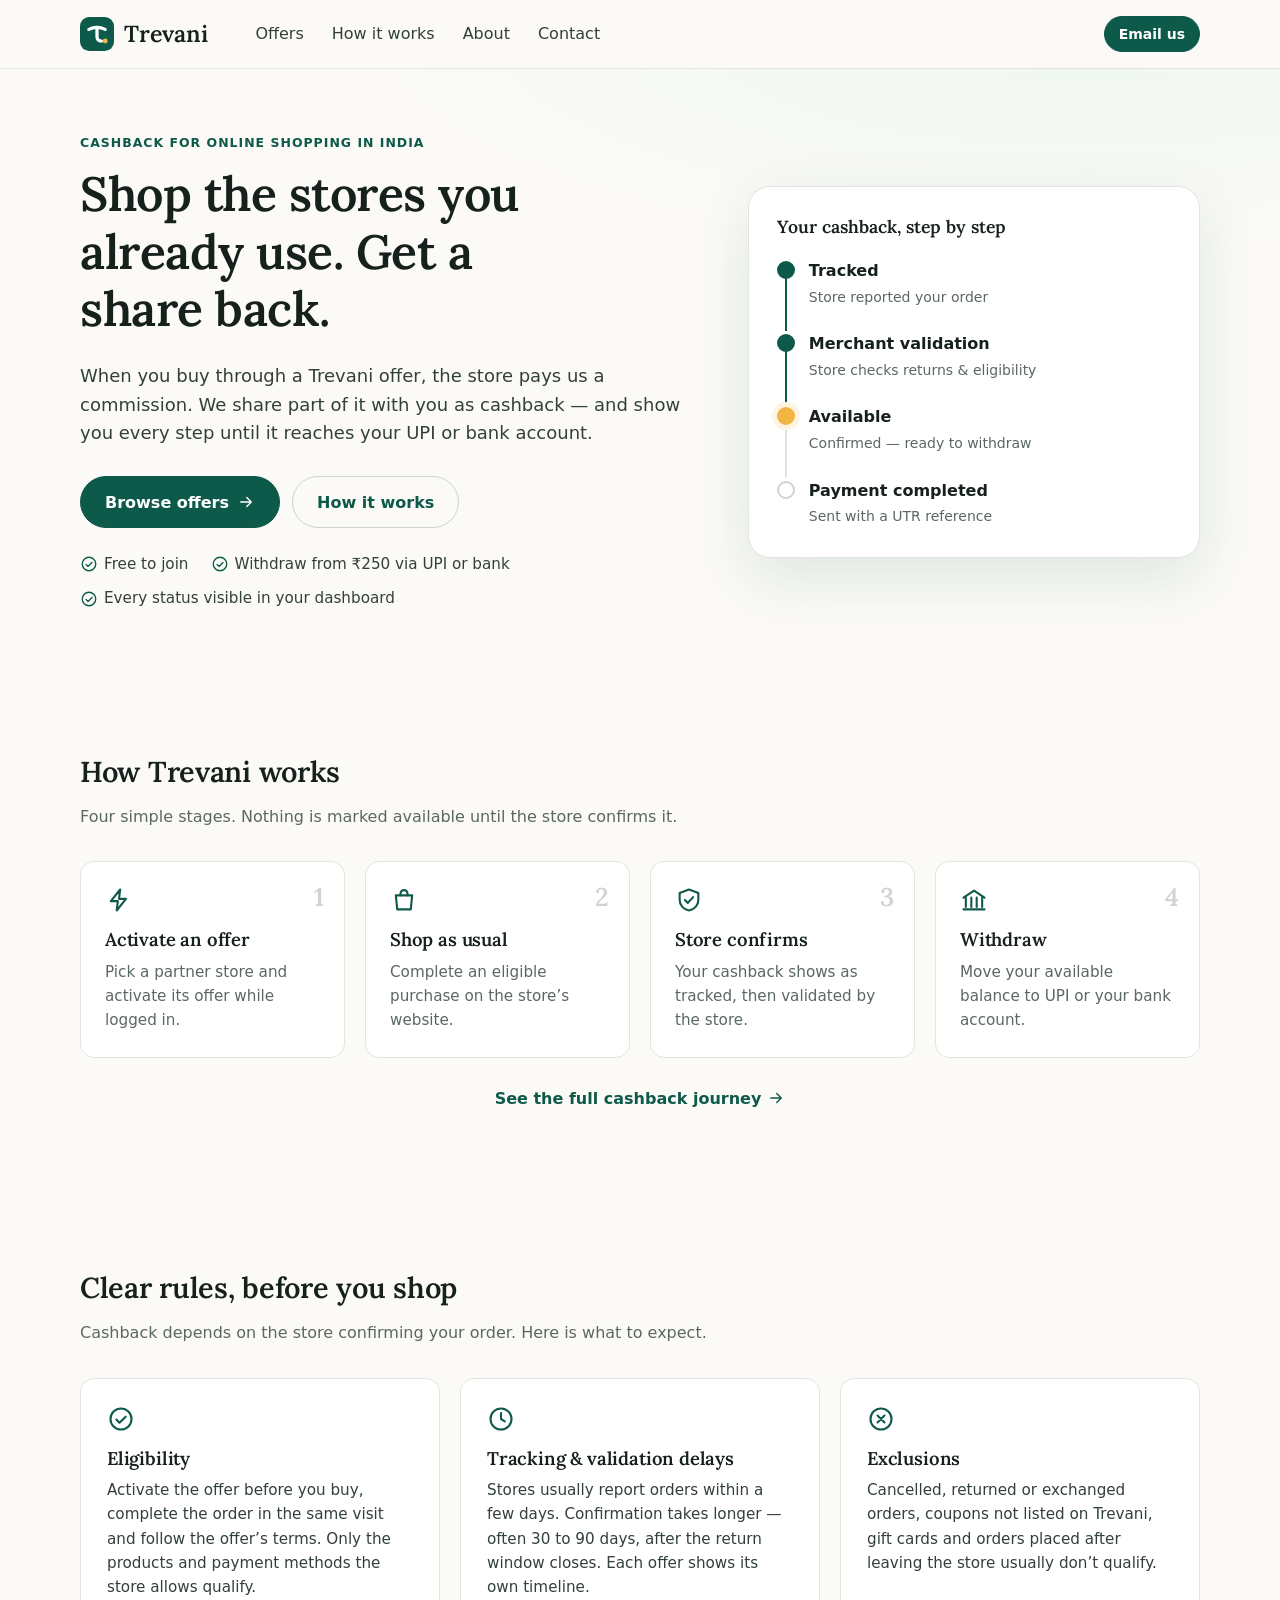
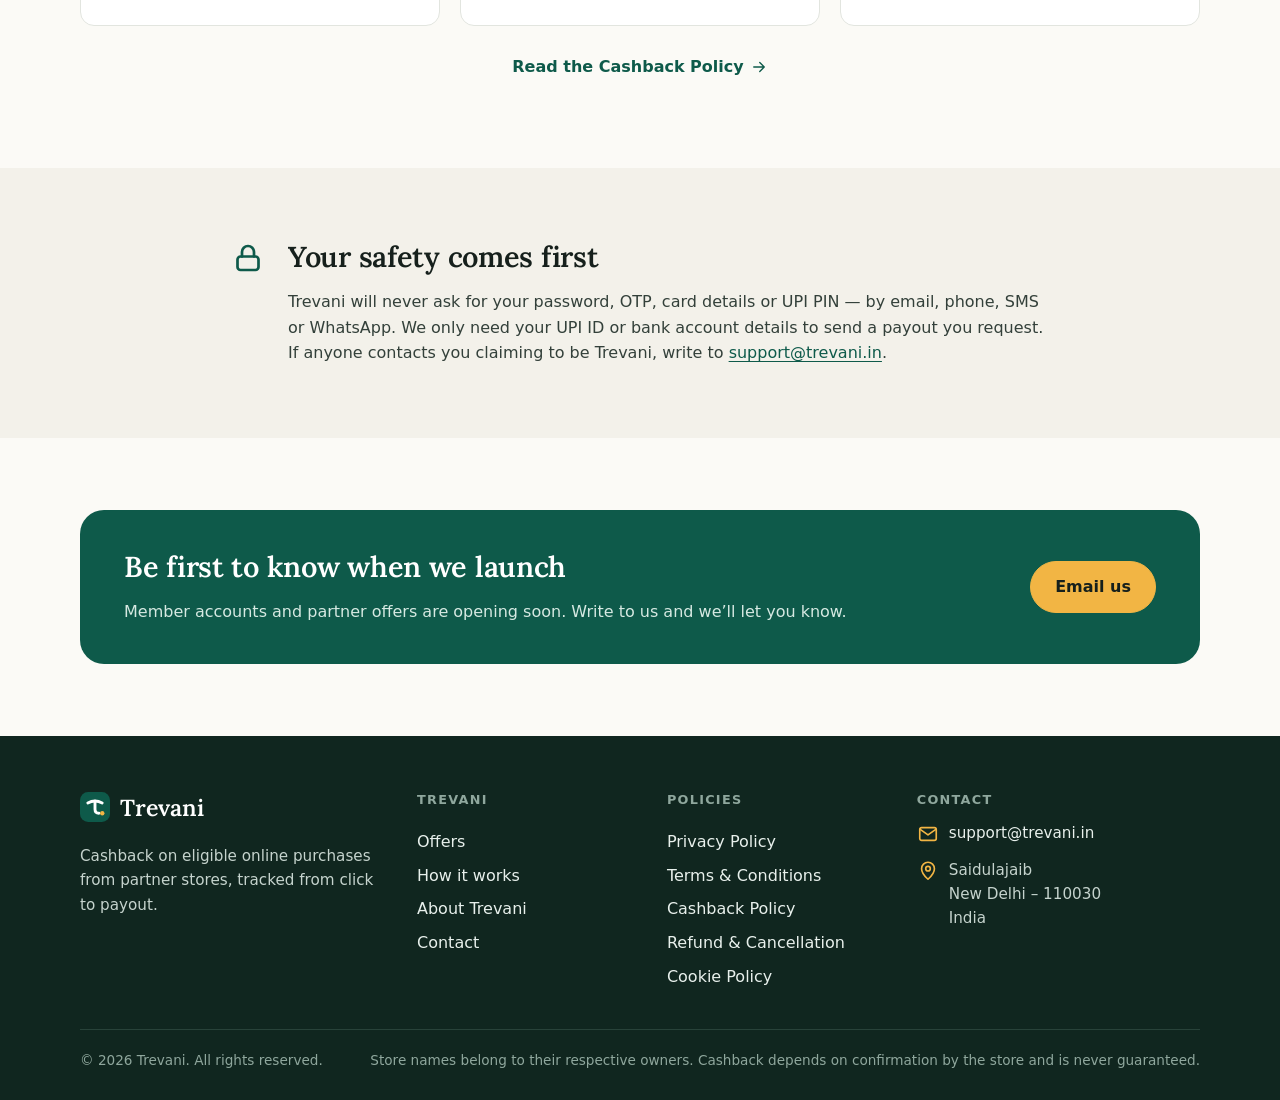
<file: index.html>
<!doctype html>
<html lang="en-IN">
<head>
<meta charset="utf-8">
<meta name="viewport" content="width=device-width, initial-scale=1">
<title>Trevani — Cashback on eligible online shopping in India</title>
<meta name="description" content="Trevani shares part of the commission it earns from partner stores with you. Activate an offer, shop as usual and track your cashback from purchase to payout.">
<link rel="canonical" href="https://trevani.in/">
<meta name="theme-color" content="#0E5A4A">
<meta property="og:type" content="website">
<meta property="og:site_name" content="Trevani">
<meta property="og:locale" content="en_IN">
<meta property="og:title" content="Trevani — Cashback on eligible online shopping in India">
<meta property="og:description" content="Trevani shares part of the commission it earns from partner stores with you. Activate an offer, shop as usual and track your cashback from purchase to payout.">
<meta property="og:url" content="https://trevani.in/">
<meta property="og:image" content="https://trevani.in/img/og-image.png">
<meta property="og:image:width" content="1200">
<meta property="og:image:height" content="630">
<meta property="og:image:alt" content="Trevani — cashback, tracked from click to payout">
<meta name="twitter:card" content="summary_large_image">
<meta name="twitter:title" content="Trevani — Cashback on eligible online shopping in India">
<meta name="twitter:description" content="Trevani shares part of the commission it earns from partner stores with you. Activate an offer, shop as usual and track your cashback from purchase to payout.">
<meta name="twitter:image" content="https://trevani.in/img/og-image.png">
<link rel="icon" href="favicon.ico" sizes="32x32">
<link rel="icon" href="img/favicon.svg" type="image/svg+xml">
<link rel="apple-touch-icon" href="img/apple-touch-icon.png">
<link rel="manifest" href="site.webmanifest">
<link rel="preload" href="fonts/lora-var.woff" as="font" type="font/woff" crossorigin>
<link rel="stylesheet" href="css/site.css?v=3">

<script src="js/site.js?v=3" defer></script>
</head>
<body>
<a class="skip-link" href="#main">Skip to content</a>
<header class="site-header">
  <div class="container header-row">
    <a class="logo" href="index.html" aria-label="Trevani home"><svg viewBox="0 0 48 48" width="34" height="34" aria-hidden="true" focusable="false"><rect width="48" height="48" rx="13" fill="#0E5A4A"/><path d="M12.5 17.5Q24 11.5 35.5 17.5" fill="none" stroke="#fff" stroke-width="4.6" stroke-linecap="round"/><path d="M24 14.6V27.6Q24 34 30.2 34" fill="none" stroke="#fff" stroke-width="4.6" stroke-linecap="round"/><circle cx="35.6" cy="34" r="3.5" fill="#F2B544"/></svg><span>Trevani</span></a>
    <nav class="nav-desktop" aria-label="Main"><a href="offers.html" >Offers</a><a href="how-it-works.html" >How it works</a><a href="about.html" >About</a><a href="contact.html" >Contact</a></nav>
    <div class="header-actions"><a class="btn btn-primary btn-sm" href="mailto:support@trevani.in">Email us</a></div>
    <details class="nav-mobile">
      <summary aria-label="Menu"><svg class="icon" viewBox="0 0 24 24" width="24" height="24" fill="none" stroke="currentColor" stroke-width="1.8" stroke-linecap="round" stroke-linejoin="round" aria-hidden="true" focusable="false"><path d="M4 7h16M4 12h16M4 17h16"/></svg></summary>
      <nav class="nav-mobile-panel" aria-label="Mobile">
        <a href="offers.html" >Offers</a><a href="how-it-works.html" >How it works</a><a href="about.html" >About</a><a href="contact.html" >Contact</a>
        <hr>
        <a class="btn btn-primary" href="mailto:support@trevani.in">Email us</a>
      </nav>
    </details>
  </div>
</header>

<main id="main">

<section class="hero">
  <div class="container hero-grid">
    <div class="hero-copy">
      <p class="eyebrow">Cashback for online shopping in India</p>
      <h1>Shop the stores you already use. Get a share back.</h1>
      <p class="lead">When you buy through a Trevani offer, the store pays us a commission. We share part of it with you as cashback — and show you every step until it reaches your UPI or bank account.</p>
      <div class="cta-row">
        <a class="btn btn-primary btn-lg" href="offers.html">Browse offers <svg class="icon icon-sm" viewBox="0 0 24 24" width="24" height="24" fill="none" stroke="currentColor" stroke-width="1.8" stroke-linecap="round" stroke-linejoin="round" aria-hidden="true" focusable="false"><path d="M5 12h14M13 6l6 6-6 6"/></svg></a>
        <a class="btn btn-ghost btn-lg" href="how-it-works.html">How it works</a>
      </div>
      <ul class="hero-points">
        <li><svg class="icon icon-sm" viewBox="0 0 24 24" width="24" height="24" fill="none" stroke="currentColor" stroke-width="1.8" stroke-linecap="round" stroke-linejoin="round" aria-hidden="true" focusable="false"><circle cx="12" cy="12" r="9"/><path d="M8 12.5l2.7 2.7L16 10"/></svg> Free to join</li>
        <li><svg class="icon icon-sm" viewBox="0 0 24 24" width="24" height="24" fill="none" stroke="currentColor" stroke-width="1.8" stroke-linecap="round" stroke-linejoin="round" aria-hidden="true" focusable="false"><circle cx="12" cy="12" r="9"/><path d="M8 12.5l2.7 2.7L16 10"/></svg> Withdraw from ₹250 via UPI or bank</li>
        <li><svg class="icon icon-sm" viewBox="0 0 24 24" width="24" height="24" fill="none" stroke="currentColor" stroke-width="1.8" stroke-linecap="round" stroke-linejoin="round" aria-hidden="true" focusable="false"><circle cx="12" cy="12" r="9"/><path d="M8 12.5l2.7 2.7L16 10"/></svg> Every status visible in your dashboard</li>
      </ul>
    </div>
    <div class="hero-visual" aria-hidden="true">
      <div class="track-card">
        <p class="track-title">Your cashback, step by step</p>
        <ol class="track-steps">
          <li class="done"><span class="dot"></span><div><strong>Tracked</strong><small>Store reported your order</small></div></li>
          <li class="done"><span class="dot"></span><div><strong>Merchant validation</strong><small>Store checks returns &amp; eligibility</small></div></li>
          <li class="now"><span class="dot"></span><div><strong>Available</strong><small>Confirmed — ready to withdraw</small></div></li>
          <li><span class="dot"></span><div><strong>Payment completed</strong><small>Sent with a UTR reference</small></div></li>
        </ol>
      </div>
    </div>
  </div>
</section>

<section class="section">
  <div class="container">
    <div class="section-head">
      <h2>How Trevani works</h2>
      <p>Four simple stages. Nothing is marked available until the store confirms it.</p>
    </div>
    <ol class="steps-4">
      <li><svg class="icon" viewBox="0 0 24 24" width="24" height="24" fill="none" stroke="currentColor" stroke-width="1.8" stroke-linecap="round" stroke-linejoin="round" aria-hidden="true" focusable="false"><path d="M13 3L5 13h6l-1 8 8-10h-6l1-8z"/></svg><h3>Activate an offer</h3><p>Pick a partner store and activate its offer while logged in.</p></li>
      <li><svg class="icon" viewBox="0 0 24 24" width="24" height="24" fill="none" stroke="currentColor" stroke-width="1.8" stroke-linecap="round" stroke-linejoin="round" aria-hidden="true" focusable="false"><path d="M5 8h14l-1.2 12H6.2L5 8z"/><path d="M9 8V6.5a3 3 0 016 0V8"/></svg><h3>Shop as usual</h3><p>Complete an eligible purchase on the store’s website.</p></li>
      <li><svg class="icon" viewBox="0 0 24 24" width="24" height="24" fill="none" stroke="currentColor" stroke-width="1.8" stroke-linecap="round" stroke-linejoin="round" aria-hidden="true" focusable="false"><path d="M12 3l8 3v6c0 4.5-3.4 8.3-8 9-4.6-.7-8-4.5-8-9V6l8-3z"/><path d="M8.5 12l2.5 2.5 4.5-5"/></svg><h3>Store confirms</h3><p>Your cashback shows as tracked, then validated by the store.</p></li>
      <li><svg class="icon" viewBox="0 0 24 24" width="24" height="24" fill="none" stroke="currentColor" stroke-width="1.8" stroke-linecap="round" stroke-linejoin="round" aria-hidden="true" focusable="false"><path d="M3 10l9-6 9 6"/><path d="M5 10v8M9.7 10v8M14.3 10v8M19 10v8M3 20h18"/></svg><h3>Withdraw</h3><p>Move your available balance to UPI or your bank account.</p></li>
    </ol>
    <p class="center"><a class="link-arrow" href="how-it-works.html">See the full cashback journey <svg class="icon icon-sm" viewBox="0 0 24 24" width="24" height="24" fill="none" stroke="currentColor" stroke-width="1.8" stroke-linecap="round" stroke-linejoin="round" aria-hidden="true" focusable="false"><path d="M5 12h14M13 6l6 6-6 6"/></svg></a></p>
  </div>
</section>



<section class="section">
  <div class="container">
    <div class="section-head">
      <h2>Clear rules, before you shop</h2>
      <p>Cashback depends on the store confirming your order. Here is what to expect.</p>
    </div>
    <div class="card-grid-3">
      <div class="info-card"><svg class="icon" viewBox="0 0 24 24" width="24" height="24" fill="none" stroke="currentColor" stroke-width="1.8" stroke-linecap="round" stroke-linejoin="round" aria-hidden="true" focusable="false"><circle cx="12" cy="12" r="9"/><path d="M8 12.5l2.7 2.7L16 10"/></svg><h3>Eligibility</h3><p>Activate the offer before you buy, complete the order in the same visit and follow the offer’s terms. Only the products and payment methods the store allows qualify.</p></div>
      <div class="info-card"><svg class="icon" viewBox="0 0 24 24" width="24" height="24" fill="none" stroke="currentColor" stroke-width="1.8" stroke-linecap="round" stroke-linejoin="round" aria-hidden="true" focusable="false"><circle cx="12" cy="12" r="9"/><path d="M12 7v5l3.2 2"/></svg><h3>Tracking &amp; validation delays</h3><p>Stores usually report orders within a few days. Confirmation takes longer — often 30 to 90 days, after the return window closes. Each offer shows its own timeline.</p></div>
      <div class="info-card"><svg class="icon" viewBox="0 0 24 24" width="24" height="24" fill="none" stroke="currentColor" stroke-width="1.8" stroke-linecap="round" stroke-linejoin="round" aria-hidden="true" focusable="false"><circle cx="12" cy="12" r="9"/><path d="M9 9l6 6M15 9l-6 6"/></svg><h3>Exclusions</h3><p>Cancelled, returned or exchanged orders, coupons not listed on Trevani, gift cards and orders placed after leaving the store usually don’t qualify.</p></div>
    </div>
    <p class="center"><a class="link-arrow" href="cashback-policy.html">Read the Cashback Policy <svg class="icon icon-sm" viewBox="0 0 24 24" width="24" height="24" fill="none" stroke="currentColor" stroke-width="1.8" stroke-linecap="round" stroke-linejoin="round" aria-hidden="true" focusable="false"><path d="M5 12h14M13 6l6 6-6 6"/></svg></a></p>
  </div>
</section>

<section class="section section-tint">
  <div class="container safety">
    <svg class="icon icon-lg" viewBox="0 0 24 24" width="24" height="24" fill="none" stroke="currentColor" stroke-width="1.8" stroke-linecap="round" stroke-linejoin="round" aria-hidden="true" focusable="false"><rect x="5" y="11" width="14" height="9" rx="2"/><path d="M8 11V8a4 4 0 018 0v3"/></svg>
    <div>
      <h2>Your safety comes first</h2>
      <p>Trevani will never ask for your password, OTP, card details or UPI PIN — by email, phone, SMS or WhatsApp. We only need your UPI ID or bank account details to send a payout you request. If anyone contacts you claiming to be Trevani, write to <a href="mailto:support@trevani.in">support@trevani.in</a>.</p>
    </div>
  </div>
</section>

<section class="section">
  <div class="container"><div class="cta-band">
    <div>
      <h2>Be first to know when we launch</h2>
      <p>Member accounts and partner offers are opening soon. Write to us and we’ll let you know.</p>
    </div>
    <a class="btn btn-accent btn-lg" href="mailto:support@trevani.in?subject=Notify%20me%20when%20Trevani%20launches">Email us</a>
  </div></div>
</section>
</main>
<footer class="site-footer">
  <div class="container footer-grid">
    <div class="footer-brand">
      <a class="logo" href="index.html" aria-label="Trevani home"><svg viewBox="0 0 48 48" width="30" height="30" aria-hidden="true" focusable="false"><rect width="48" height="48" rx="13" fill="#0E5A4A"/><path d="M12.5 17.5Q24 11.5 35.5 17.5" fill="none" stroke="#fff" stroke-width="4.6" stroke-linecap="round"/><path d="M24 14.6V27.6Q24 34 30.2 34" fill="none" stroke="#fff" stroke-width="4.6" stroke-linecap="round"/><circle cx="35.6" cy="34" r="3.5" fill="#F2B544"/></svg><span>Trevani</span></a>
      <p>Cashback on eligible online purchases from partner stores, tracked from click to payout.</p>
    </div>
    <nav aria-label="Trevani">
      <h2>Trevani</h2>
      <a href="offers.html">Offers</a>
      <a href="how-it-works.html">How it works</a>
      <a href="about.html">About Trevani</a>
      <a href="contact.html">Contact</a>
    </nav>
    <nav aria-label="Policies">
      <h2>Policies</h2>
      <a href="privacy-policy.html">Privacy Policy</a>
      <a href="terms.html">Terms &amp; Conditions</a>
      <a href="cashback-policy.html">Cashback Policy</a>
      <a href="refund-policy.html">Refund &amp; Cancellation</a>
      <a href="cookie-policy.html">Cookie Policy</a>
    </nav>
    <div>
      <h2>Contact</h2>
      <p class="footer-contact"><svg class="icon" viewBox="0 0 24 24" width="24" height="24" fill="none" stroke="currentColor" stroke-width="1.8" stroke-linecap="round" stroke-linejoin="round" aria-hidden="true" focusable="false"><rect x="3" y="5" width="18" height="14" rx="2"/><path d="M3.5 7l8.5 6 8.5-6"/></svg><a href="mailto:support@trevani.in">support@trevani.in</a></p>
      <address class="footer-contact"><svg class="icon" viewBox="0 0 24 24" width="24" height="24" fill="none" stroke="currentColor" stroke-width="1.8" stroke-linecap="round" stroke-linejoin="round" aria-hidden="true" focusable="false"><path d="M12 21s7-6.2 7-11.5a7 7 0 00-14 0C5 14.8 12 21 12 21z"/><circle cx="12" cy="9.5" r="2.5"/></svg><span>Saidulajaib<br>New Delhi – 110030<br>India</span></address>
    </div>
  </div>
  <div class="container"><div class="footer-base">
    <p>© 2026 Trevani. All rights reserved.</p>
    <p>Store names belong to their respective owners. Cashback depends on confirmation by the store and is never guaranteed.</p>
  </div></div>
</footer>
</body>
</html>
</file>
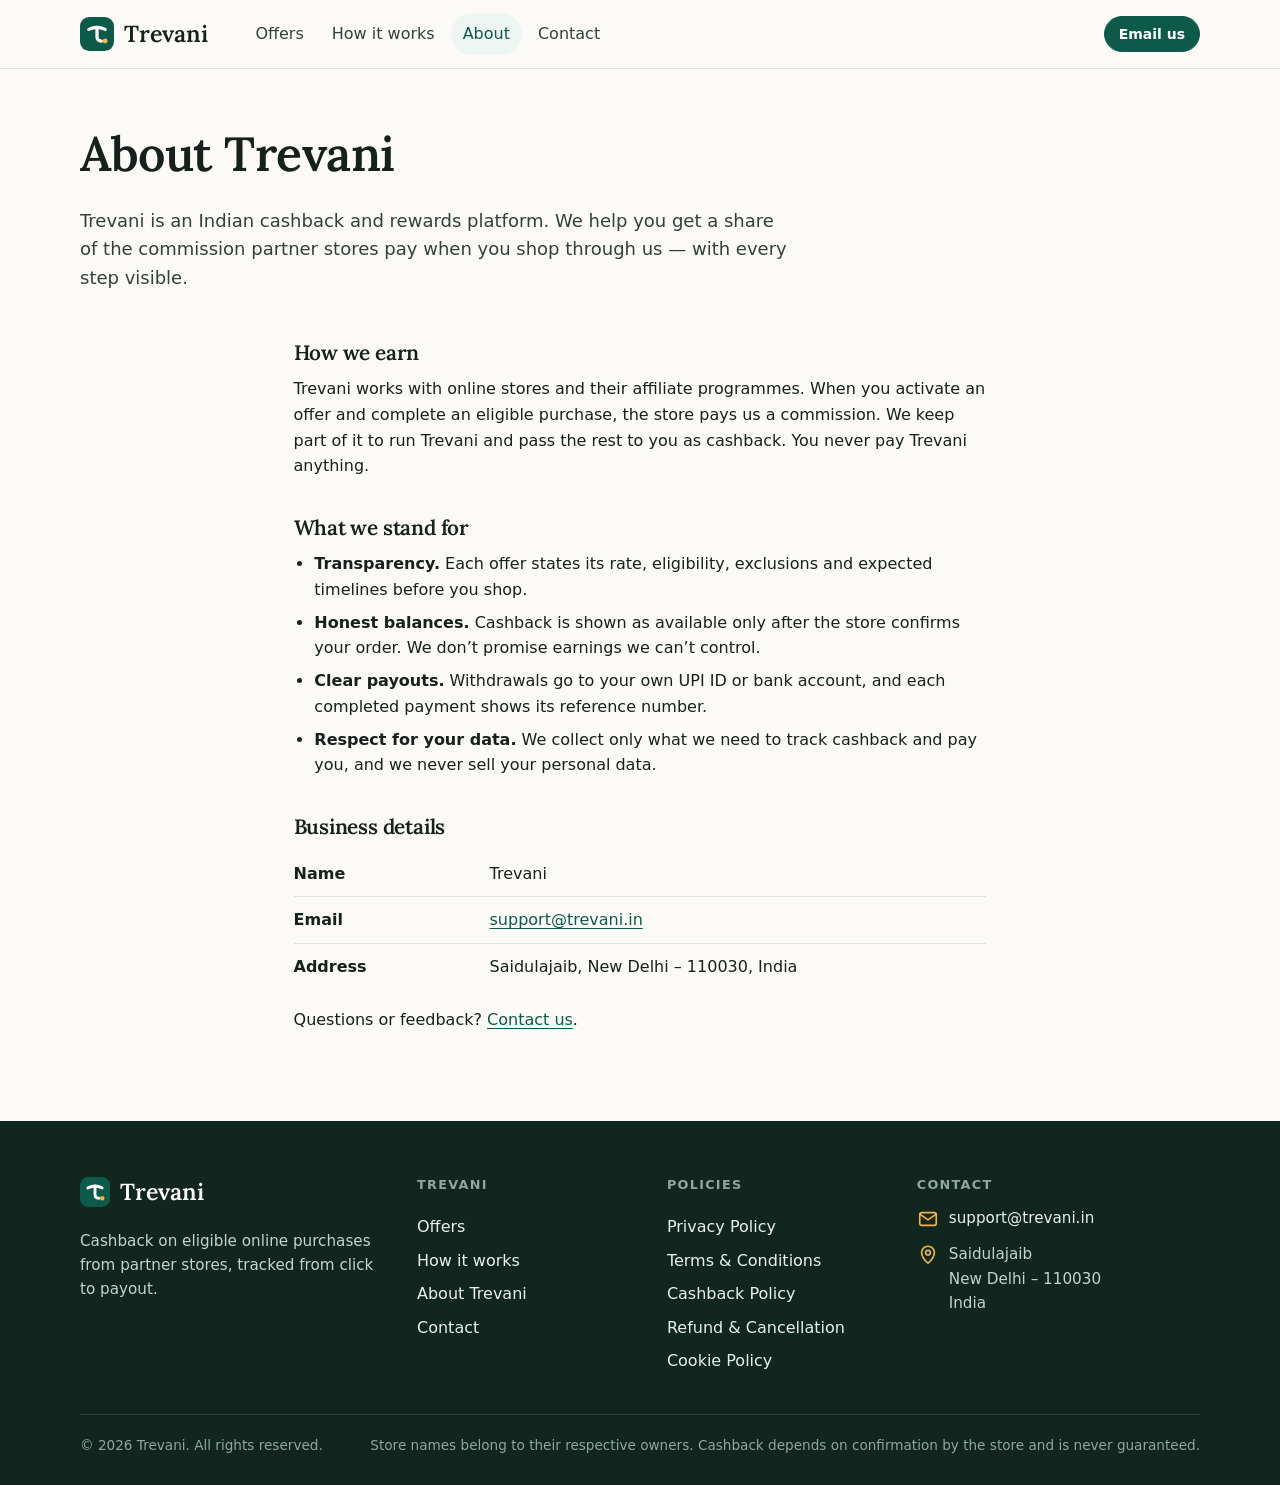
<file: about.html>
<!doctype html>
<html lang="en-IN">
<head>
<meta charset="utf-8">
<meta name="viewport" content="width=device-width, initial-scale=1">
<title>About Trevani · Trevani</title>
<meta name="description" content="Trevani is an Indian cashback platform that shares partner-store commission with members, transparently.">
<link rel="canonical" href="https://trevani.in/about.html">
<meta name="theme-color" content="#0E5A4A">
<meta property="og:type" content="website">
<meta property="og:site_name" content="Trevani">
<meta property="og:locale" content="en_IN">
<meta property="og:title" content="About Trevani · Trevani">
<meta property="og:description" content="Trevani is an Indian cashback platform that shares partner-store commission with members, transparently.">
<meta property="og:url" content="https://trevani.in/about.html">
<meta property="og:image" content="https://trevani.in/img/og-image.png">
<meta property="og:image:width" content="1200">
<meta property="og:image:height" content="630">
<meta property="og:image:alt" content="Trevani — cashback, tracked from click to payout">
<meta name="twitter:card" content="summary_large_image">
<meta name="twitter:title" content="About Trevani · Trevani">
<meta name="twitter:description" content="Trevani is an Indian cashback platform that shares partner-store commission with members, transparently.">
<meta name="twitter:image" content="https://trevani.in/img/og-image.png">
<link rel="icon" href="favicon.ico" sizes="32x32">
<link rel="icon" href="img/favicon.svg" type="image/svg+xml">
<link rel="apple-touch-icon" href="img/apple-touch-icon.png">
<link rel="manifest" href="site.webmanifest">
<link rel="preload" href="fonts/lora-var.woff" as="font" type="font/woff" crossorigin>
<link rel="stylesheet" href="css/site.css?v=3">

<script src="js/site.js?v=3" defer></script>
</head>
<body>
<a class="skip-link" href="#main">Skip to content</a>
<header class="site-header">
  <div class="container header-row">
    <a class="logo" href="index.html" aria-label="Trevani home"><svg viewBox="0 0 48 48" width="34" height="34" aria-hidden="true" focusable="false"><rect width="48" height="48" rx="13" fill="#0E5A4A"/><path d="M12.5 17.5Q24 11.5 35.5 17.5" fill="none" stroke="#fff" stroke-width="4.6" stroke-linecap="round"/><path d="M24 14.6V27.6Q24 34 30.2 34" fill="none" stroke="#fff" stroke-width="4.6" stroke-linecap="round"/><circle cx="35.6" cy="34" r="3.5" fill="#F2B544"/></svg><span>Trevani</span></a>
    <nav class="nav-desktop" aria-label="Main"><a href="offers.html" >Offers</a><a href="how-it-works.html" >How it works</a><a href="about.html" aria-current="page">About</a><a href="contact.html" >Contact</a></nav>
    <div class="header-actions"><a class="btn btn-primary btn-sm" href="mailto:support@trevani.in">Email us</a></div>
    <details class="nav-mobile">
      <summary aria-label="Menu"><svg class="icon" viewBox="0 0 24 24" width="24" height="24" fill="none" stroke="currentColor" stroke-width="1.8" stroke-linecap="round" stroke-linejoin="round" aria-hidden="true" focusable="false"><path d="M4 7h16M4 12h16M4 17h16"/></svg></summary>
      <nav class="nav-mobile-panel" aria-label="Mobile">
        <a href="offers.html" >Offers</a><a href="how-it-works.html" >How it works</a><a href="about.html" aria-current="page">About</a><a href="contact.html" >Contact</a>
        <hr>
        <a class="btn btn-primary" href="mailto:support@trevani.in">Email us</a>
      </nav>
    </details>
  </div>
</header>

<main id="main">

<section class="page-head">
  <div class="container">
    <h1>About Trevani</h1>
    <p class="lead">Trevani is an Indian cashback and rewards platform. We help you get a share of the commission partner stores pay when you shop through us — with every step visible.</p>
  </div>
</section>
<section class="section section-tight">
  <div class="container narrow prose">
    <h2>How we earn</h2>
    <p>Trevani works with online stores and their affiliate programmes. When you activate an offer and complete an eligible purchase, the store pays us a commission. We keep part of it to run Trevani and pass the rest to you as cashback. You never pay Trevani anything.</p>
    <h2>What we stand for</h2>
    <ul>
      <li><strong>Transparency.</strong> Each offer states its rate, eligibility, exclusions and expected timelines before you shop.</li>
      <li><strong>Honest balances.</strong> Cashback is shown as available only after the store confirms your order. We don’t promise earnings we can’t control.</li>
      <li><strong>Clear payouts.</strong> Withdrawals go to your own UPI ID or bank account, and each completed payment shows its reference number.</li>
      <li><strong>Respect for your data.</strong> We collect only what we need to track cashback and pay you, and we never sell your personal data.</li>
    </ul>
    <h2>Business details</h2>
    <dl class="kv kv-plain">
      <div><dt>Name</dt><dd>Trevani</dd></div>
      <div><dt>Email</dt><dd><a href="mailto:support@trevani.in">support@trevani.in</a></dd></div>
      <div><dt>Address</dt><dd>Saidulajaib, New Delhi – 110030, India</dd></div>
    </dl>
    <p>Questions or feedback? <a href="contact.html">Contact us</a>.</p>
  </div>
</section>
</main>
<footer class="site-footer">
  <div class="container footer-grid">
    <div class="footer-brand">
      <a class="logo" href="index.html" aria-label="Trevani home"><svg viewBox="0 0 48 48" width="30" height="30" aria-hidden="true" focusable="false"><rect width="48" height="48" rx="13" fill="#0E5A4A"/><path d="M12.5 17.5Q24 11.5 35.5 17.5" fill="none" stroke="#fff" stroke-width="4.6" stroke-linecap="round"/><path d="M24 14.6V27.6Q24 34 30.2 34" fill="none" stroke="#fff" stroke-width="4.6" stroke-linecap="round"/><circle cx="35.6" cy="34" r="3.5" fill="#F2B544"/></svg><span>Trevani</span></a>
      <p>Cashback on eligible online purchases from partner stores, tracked from click to payout.</p>
    </div>
    <nav aria-label="Trevani">
      <h2>Trevani</h2>
      <a href="offers.html">Offers</a>
      <a href="how-it-works.html">How it works</a>
      <a href="about.html">About Trevani</a>
      <a href="contact.html">Contact</a>
    </nav>
    <nav aria-label="Policies">
      <h2>Policies</h2>
      <a href="privacy-policy.html">Privacy Policy</a>
      <a href="terms.html">Terms &amp; Conditions</a>
      <a href="cashback-policy.html">Cashback Policy</a>
      <a href="refund-policy.html">Refund &amp; Cancellation</a>
      <a href="cookie-policy.html">Cookie Policy</a>
    </nav>
    <div>
      <h2>Contact</h2>
      <p class="footer-contact"><svg class="icon" viewBox="0 0 24 24" width="24" height="24" fill="none" stroke="currentColor" stroke-width="1.8" stroke-linecap="round" stroke-linejoin="round" aria-hidden="true" focusable="false"><rect x="3" y="5" width="18" height="14" rx="2"/><path d="M3.5 7l8.5 6 8.5-6"/></svg><a href="mailto:support@trevani.in">support@trevani.in</a></p>
      <address class="footer-contact"><svg class="icon" viewBox="0 0 24 24" width="24" height="24" fill="none" stroke="currentColor" stroke-width="1.8" stroke-linecap="round" stroke-linejoin="round" aria-hidden="true" focusable="false"><path d="M12 21s7-6.2 7-11.5a7 7 0 00-14 0C5 14.8 12 21 12 21z"/><circle cx="12" cy="9.5" r="2.5"/></svg><span>Saidulajaib<br>New Delhi – 110030<br>India</span></address>
    </div>
  </div>
  <div class="container"><div class="footer-base">
    <p>© 2026 Trevani. All rights reserved.</p>
    <p>Store names belong to their respective owners. Cashback depends on confirmation by the store and is never guaranteed.</p>
  </div></div>
</footer>
</body>
</html>
</file>
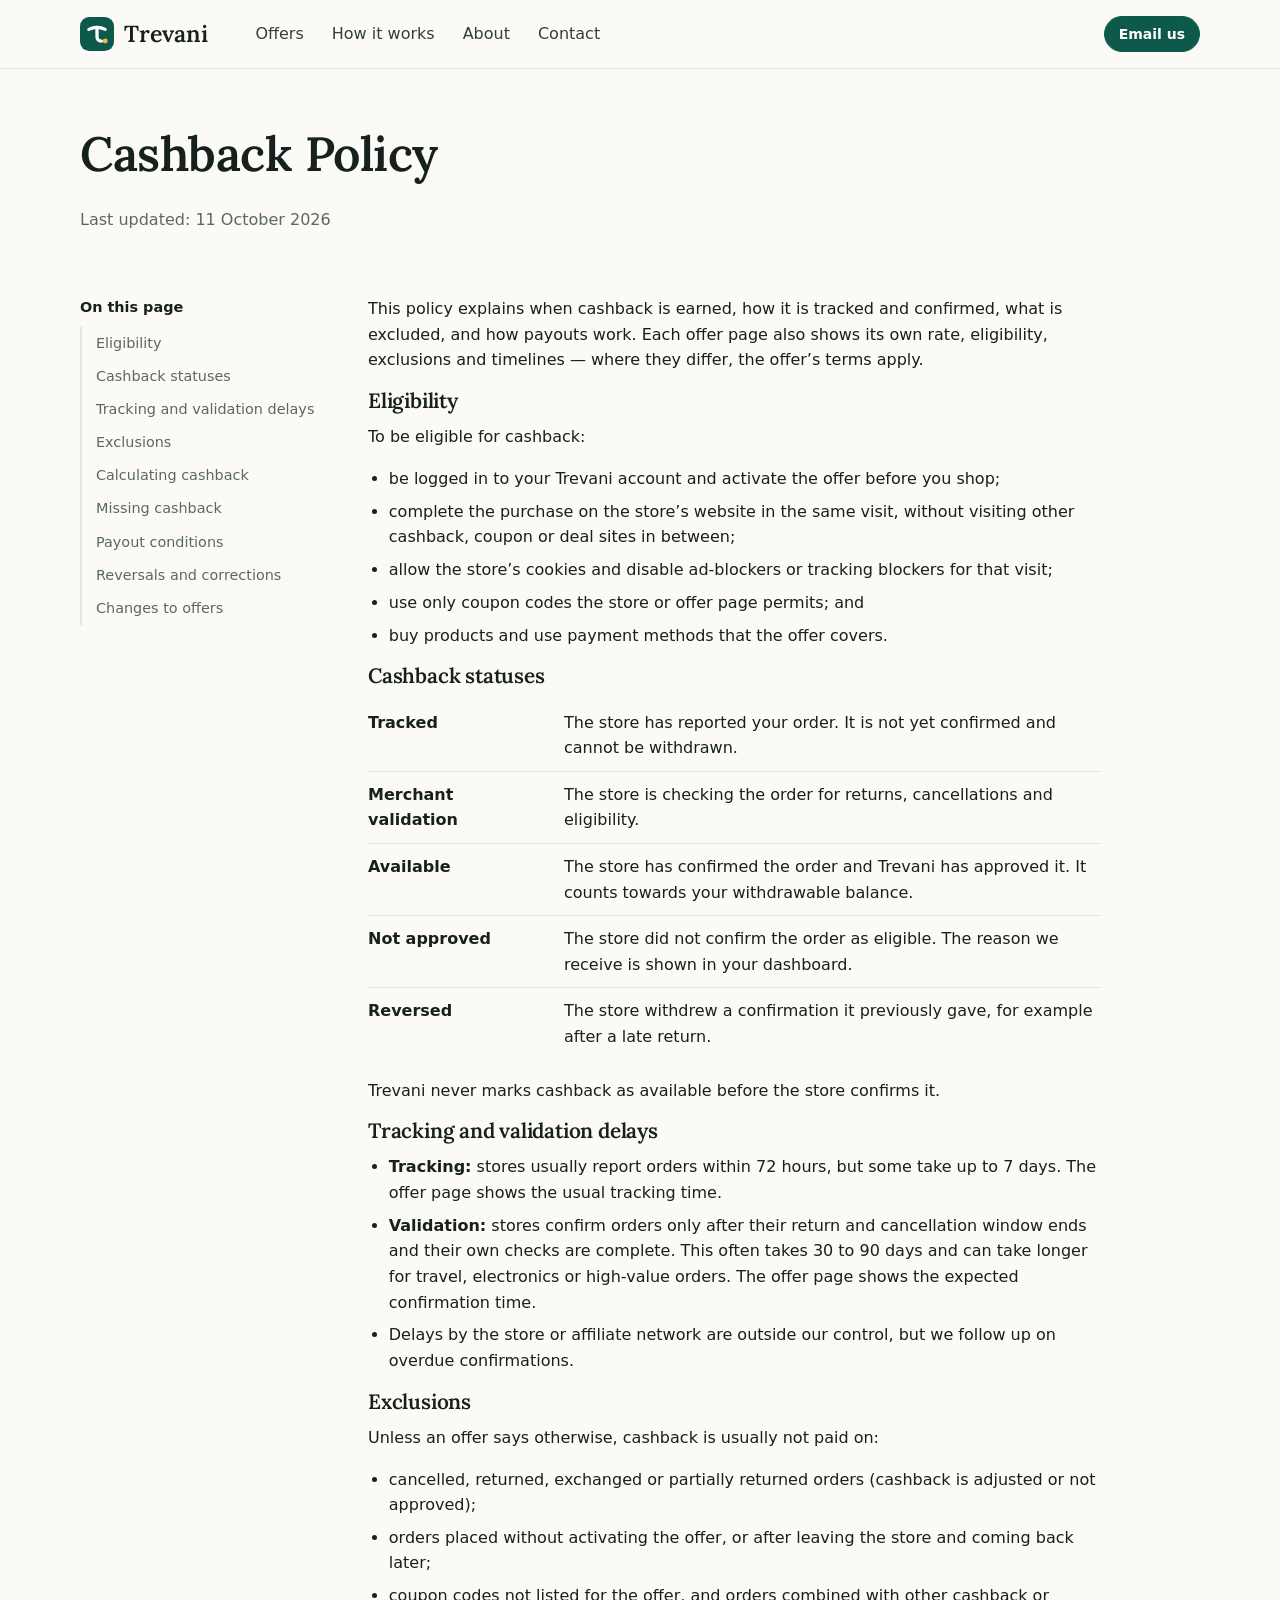
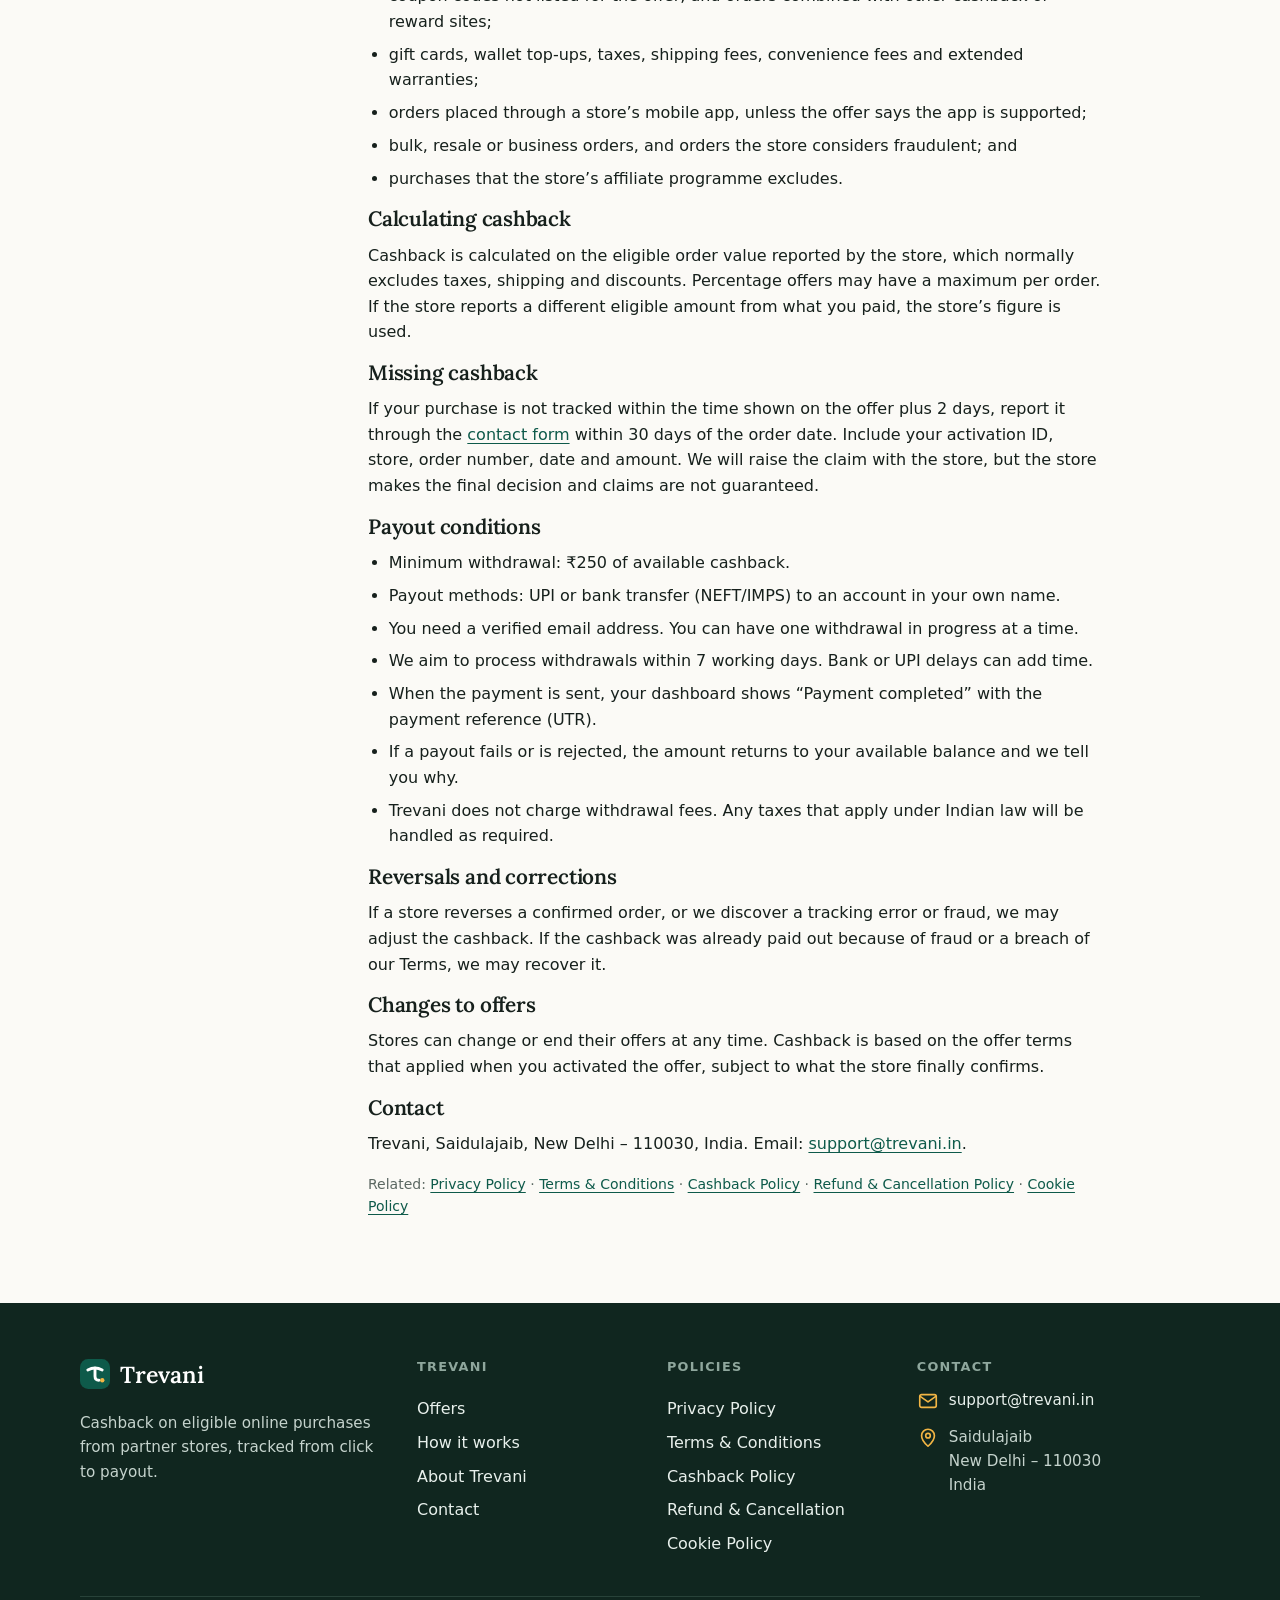
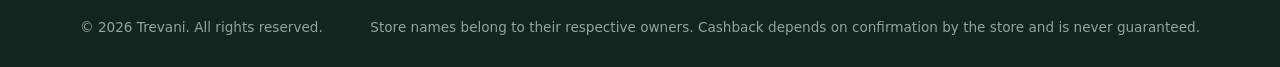
<file: cashback-policy.html>
<!doctype html>
<html lang="en-IN">
<head>
<meta charset="utf-8">
<meta name="viewport" content="width=device-width, initial-scale=1">
<title>Cashback Policy · Trevani</title>
<meta name="description" content="Cashback eligibility, tracking and validation delays, exclusions and payout conditions at Trevani.">
<link rel="canonical" href="https://trevani.in/cashback-policy.html">
<meta name="theme-color" content="#0E5A4A">
<meta property="og:type" content="website">
<meta property="og:site_name" content="Trevani">
<meta property="og:locale" content="en_IN">
<meta property="og:title" content="Cashback Policy · Trevani">
<meta property="og:description" content="Cashback eligibility, tracking and validation delays, exclusions and payout conditions at Trevani.">
<meta property="og:url" content="https://trevani.in/cashback-policy.html">
<meta property="og:image" content="https://trevani.in/img/og-image.png">
<meta property="og:image:width" content="1200">
<meta property="og:image:height" content="630">
<meta property="og:image:alt" content="Trevani — cashback, tracked from click to payout">
<meta name="twitter:card" content="summary_large_image">
<meta name="twitter:title" content="Cashback Policy · Trevani">
<meta name="twitter:description" content="Cashback eligibility, tracking and validation delays, exclusions and payout conditions at Trevani.">
<meta name="twitter:image" content="https://trevani.in/img/og-image.png">
<link rel="icon" href="favicon.ico" sizes="32x32">
<link rel="icon" href="img/favicon.svg" type="image/svg+xml">
<link rel="apple-touch-icon" href="img/apple-touch-icon.png">
<link rel="manifest" href="site.webmanifest">
<link rel="preload" href="fonts/lora-var.woff" as="font" type="font/woff" crossorigin>
<link rel="stylesheet" href="css/site.css?v=3">

<script src="js/site.js?v=3" defer></script>
</head>
<body>
<a class="skip-link" href="#main">Skip to content</a>
<header class="site-header">
  <div class="container header-row">
    <a class="logo" href="index.html" aria-label="Trevani home"><svg viewBox="0 0 48 48" width="34" height="34" aria-hidden="true" focusable="false"><rect width="48" height="48" rx="13" fill="#0E5A4A"/><path d="M12.5 17.5Q24 11.5 35.5 17.5" fill="none" stroke="#fff" stroke-width="4.6" stroke-linecap="round"/><path d="M24 14.6V27.6Q24 34 30.2 34" fill="none" stroke="#fff" stroke-width="4.6" stroke-linecap="round"/><circle cx="35.6" cy="34" r="3.5" fill="#F2B544"/></svg><span>Trevani</span></a>
    <nav class="nav-desktop" aria-label="Main"><a href="offers.html" >Offers</a><a href="how-it-works.html" >How it works</a><a href="about.html" >About</a><a href="contact.html" >Contact</a></nav>
    <div class="header-actions"><a class="btn btn-primary btn-sm" href="mailto:support@trevani.in">Email us</a></div>
    <details class="nav-mobile">
      <summary aria-label="Menu"><svg class="icon" viewBox="0 0 24 24" width="24" height="24" fill="none" stroke="currentColor" stroke-width="1.8" stroke-linecap="round" stroke-linejoin="round" aria-hidden="true" focusable="false"><path d="M4 7h16M4 12h16M4 17h16"/></svg></summary>
      <nav class="nav-mobile-panel" aria-label="Mobile">
        <a href="offers.html" >Offers</a><a href="how-it-works.html" >How it works</a><a href="about.html" >About</a><a href="contact.html" >Contact</a>
        <hr>
        <a class="btn btn-primary" href="mailto:support@trevani.in">Email us</a>
      </nav>
    </details>
  </div>
</header>

<main id="main">

<section class="page-head">
  <div class="container">
    <h1>Cashback Policy</h1>
    <p class="muted">Last updated: 11 October 2026</p>
  </div>
</section>
<section class="section section-tight">
  <div class="container legal-layout">
    <nav class="legal-toc" aria-label="On this page">
      <p class="toc-title">On this page</p>
      <ol><li><a href="#eligibility">Eligibility</a></li><li><a href="#cashback-statuses">Cashback statuses</a></li><li><a href="#tracking-and-validation-delays">Tracking and validation delays</a></li><li><a href="#exclusions">Exclusions</a></li><li><a href="#calculating-cashback">Calculating cashback</a></li><li><a href="#missing-cashback">Missing cashback</a></li><li><a href="#payout-conditions">Payout conditions</a></li><li><a href="#reversals-and-corrections">Reversals and corrections</a></li><li><a href="#changes-to-offers">Changes to offers</a></li></ol>
    </nav>
    <article class="prose legal">
      
<p>This policy explains when cashback is earned, how it is tracked and confirmed, what is excluded, and how payouts work. Each offer page also shows its own rate, eligibility, exclusions and timelines — where they differ, the offer’s terms apply.</p>
      <section id="eligibility"><h2>Eligibility</h2><p>To be eligible for cashback:</p><ul>
    <li>be logged in to your Trevani account and activate the offer before you shop;</li>
    <li>complete the purchase on the store’s website in the same visit, without visiting other cashback, coupon or deal sites in between;</li>
    <li>allow the store’s cookies and disable ad-blockers or tracking blockers for that visit;</li>
    <li>use only coupon codes the store or offer page permits; and</li>
    <li>buy products and use payment methods that the offer covers.</li>
  </ul></section><section id="cashback-statuses"><h2>Cashback statuses</h2><dl class="kv kv-plain">
    <div><dt>Tracked</dt><dd>The store has reported your order. It is not yet confirmed and cannot be withdrawn.</dd></div>
    <div><dt>Merchant validation</dt><dd>The store is checking the order for returns, cancellations and eligibility.</dd></div>
    <div><dt>Available</dt><dd>The store has confirmed the order and Trevani has approved it. It counts towards your withdrawable balance.</dd></div>
    <div><dt>Not approved</dt><dd>The store did not confirm the order as eligible. The reason we receive is shown in your dashboard.</dd></div>
    <div><dt>Reversed</dt><dd>The store withdrew a confirmation it previously gave, for example after a late return.</dd></div>
  </dl><p>Trevani never marks cashback as available before the store confirms it.</p></section><section id="tracking-and-validation-delays"><h2>Tracking and validation delays</h2><ul>
    <li><strong>Tracking:</strong> stores usually report orders within 72 hours, but some take up to 7 days. The offer page shows the usual tracking time.</li>
    <li><strong>Validation:</strong> stores confirm orders only after their return and cancellation window ends and their own checks are complete. This often takes 30 to 90 days and can take longer for travel, electronics or high-value orders. The offer page shows the expected confirmation time.</li>
    <li>Delays by the store or affiliate network are outside our control, but we follow up on overdue confirmations.</li>
  </ul></section><section id="exclusions"><h2>Exclusions</h2><p>Unless an offer says otherwise, cashback is usually not paid on:</p><ul>
    <li>cancelled, returned, exchanged or partially returned orders (cashback is adjusted or not approved);</li>
    <li>orders placed without activating the offer, or after leaving the store and coming back later;</li>
    <li>coupon codes not listed for the offer, and orders combined with other cashback or reward sites;</li>
    <li>gift cards, wallet top-ups, taxes, shipping fees, convenience fees and extended warranties;</li>
    <li>orders placed through a store’s mobile app, unless the offer says the app is supported;</li>
    <li>bulk, resale or business orders, and orders the store considers fraudulent; and</li>
    <li>purchases that the store’s affiliate programme excludes.</li>
  </ul></section><section id="calculating-cashback"><h2>Calculating cashback</h2><p>Cashback is calculated on the eligible order value reported by the store, which normally excludes taxes, shipping and discounts. Percentage offers may have a maximum per order. If the store reports a different eligible amount from what you paid, the store’s figure is used.</p></section><section id="missing-cashback"><h2>Missing cashback</h2><p>If your purchase is not tracked within the time shown on the offer plus 2 days, report it through the <a href="contact.html">contact form</a> within 30 days of the order date. Include your activation ID, store, order number, date and amount. We will raise the claim with the store, but the store makes the final decision and claims are not guaranteed.</p></section><section id="payout-conditions"><h2>Payout conditions</h2><ul>
    <li>Minimum withdrawal: ₹250 of available cashback.</li>
    <li>Payout methods: UPI or bank transfer (NEFT/IMPS) to an account in your own name.</li>
    <li>You need a verified email address. You can have one withdrawal in progress at a time.</li>
    <li>We aim to process withdrawals within 7 working days. Bank or UPI delays can add time.</li>
    <li>When the payment is sent, your dashboard shows “Payment completed” with the payment reference (UTR).</li>
    <li>If a payout fails or is rejected, the amount returns to your available balance and we tell you why.</li>
    <li>Trevani does not charge withdrawal fees. Any taxes that apply under Indian law will be handled as required.</li>
  </ul></section><section id="reversals-and-corrections"><h2>Reversals and corrections</h2><p>If a store reverses a confirmed order, or we discover a tracking error or fraud, we may adjust the cashback. If the cashback was already paid out because of fraud or a breach of our Terms, we may recover it.</p></section><section id="changes-to-offers"><h2>Changes to offers</h2><p>Stores can change or end their offers at any time. Cashback is based on the offer terms that applied when you activated the offer, subject to what the store finally confirms.</p></section>
      <section><h2>Contact</h2><p>Trevani, Saidulajaib, New Delhi – 110030, India. Email: <a href="mailto:support@trevani.in">support@trevani.in</a>.</p></section>
      <p class="muted small">Related: <a href="privacy-policy.html">Privacy Policy</a> · <a href="terms.html">Terms &amp; Conditions</a> · <a href="cashback-policy.html">Cashback Policy</a> · <a href="refund-policy.html">Refund &amp; Cancellation Policy</a> · <a href="cookie-policy.html">Cookie Policy</a></p>
    </article>
  </div>
</section>
</main>
<footer class="site-footer">
  <div class="container footer-grid">
    <div class="footer-brand">
      <a class="logo" href="index.html" aria-label="Trevani home"><svg viewBox="0 0 48 48" width="30" height="30" aria-hidden="true" focusable="false"><rect width="48" height="48" rx="13" fill="#0E5A4A"/><path d="M12.5 17.5Q24 11.5 35.5 17.5" fill="none" stroke="#fff" stroke-width="4.6" stroke-linecap="round"/><path d="M24 14.6V27.6Q24 34 30.2 34" fill="none" stroke="#fff" stroke-width="4.6" stroke-linecap="round"/><circle cx="35.6" cy="34" r="3.5" fill="#F2B544"/></svg><span>Trevani</span></a>
      <p>Cashback on eligible online purchases from partner stores, tracked from click to payout.</p>
    </div>
    <nav aria-label="Trevani">
      <h2>Trevani</h2>
      <a href="offers.html">Offers</a>
      <a href="how-it-works.html">How it works</a>
      <a href="about.html">About Trevani</a>
      <a href="contact.html">Contact</a>
    </nav>
    <nav aria-label="Policies">
      <h2>Policies</h2>
      <a href="privacy-policy.html">Privacy Policy</a>
      <a href="terms.html">Terms &amp; Conditions</a>
      <a href="cashback-policy.html">Cashback Policy</a>
      <a href="refund-policy.html">Refund &amp; Cancellation</a>
      <a href="cookie-policy.html">Cookie Policy</a>
    </nav>
    <div>
      <h2>Contact</h2>
      <p class="footer-contact"><svg class="icon" viewBox="0 0 24 24" width="24" height="24" fill="none" stroke="currentColor" stroke-width="1.8" stroke-linecap="round" stroke-linejoin="round" aria-hidden="true" focusable="false"><rect x="3" y="5" width="18" height="14" rx="2"/><path d="M3.5 7l8.5 6 8.5-6"/></svg><a href="mailto:support@trevani.in">support@trevani.in</a></p>
      <address class="footer-contact"><svg class="icon" viewBox="0 0 24 24" width="24" height="24" fill="none" stroke="currentColor" stroke-width="1.8" stroke-linecap="round" stroke-linejoin="round" aria-hidden="true" focusable="false"><path d="M12 21s7-6.2 7-11.5a7 7 0 00-14 0C5 14.8 12 21 12 21z"/><circle cx="12" cy="9.5" r="2.5"/></svg><span>Saidulajaib<br>New Delhi – 110030<br>India</span></address>
    </div>
  </div>
  <div class="container"><div class="footer-base">
    <p>© 2026 Trevani. All rights reserved.</p>
    <p>Store names belong to their respective owners. Cashback depends on confirmation by the store and is never guaranteed.</p>
  </div></div>
</footer>
</body>
</html>
</file>
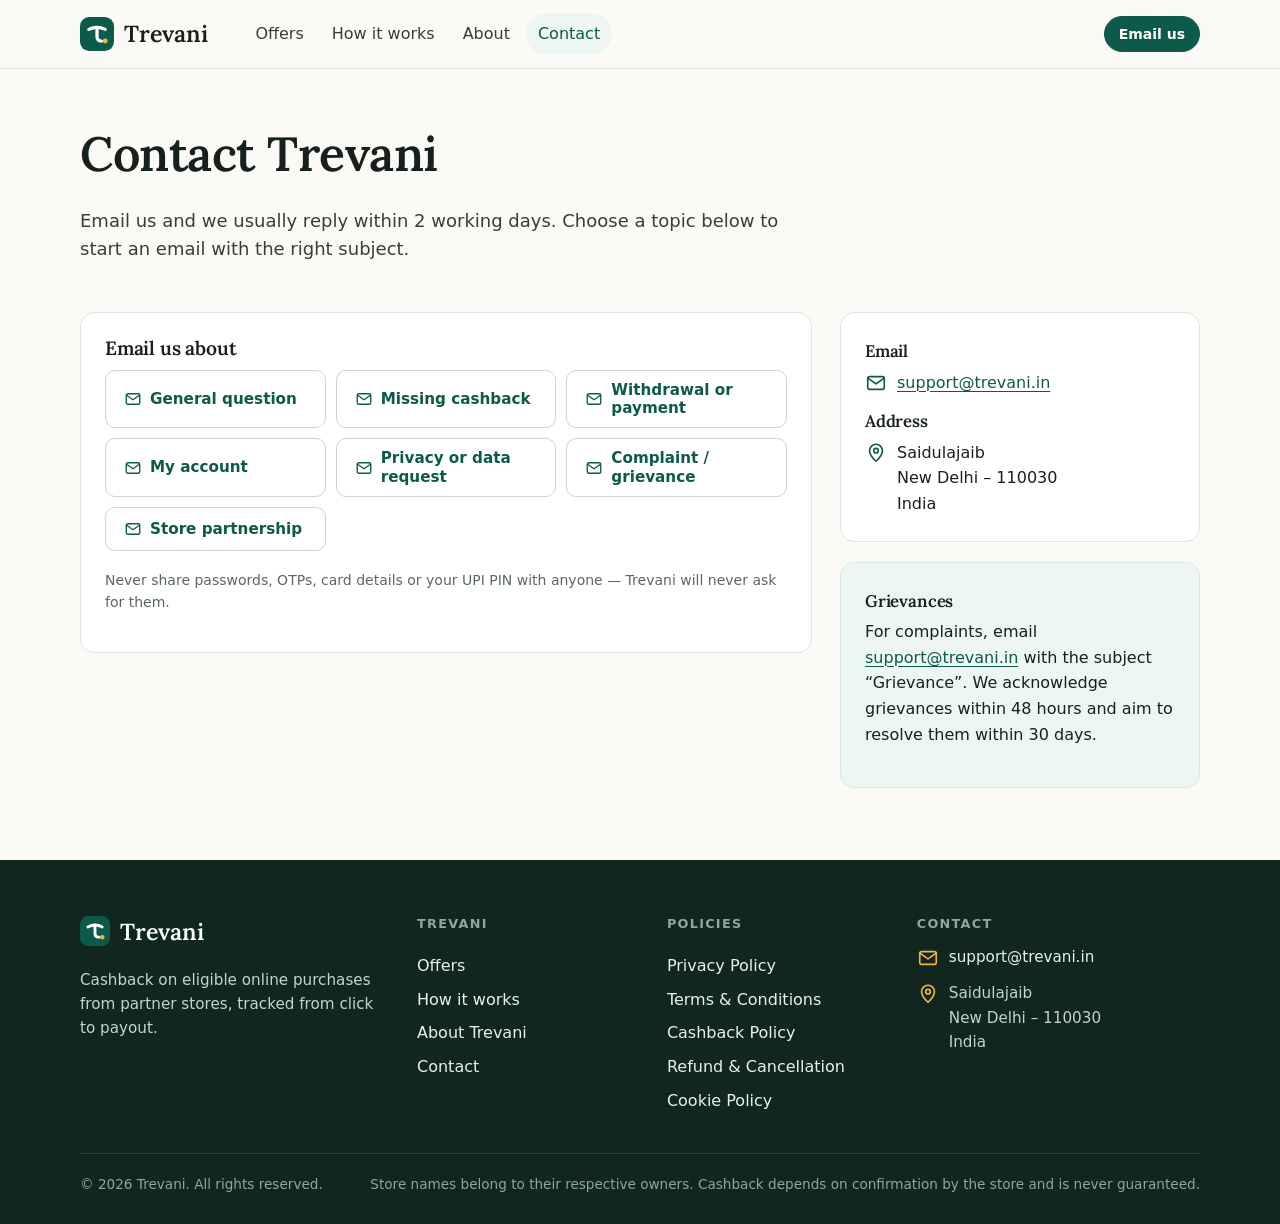
<file: contact.html>
<!doctype html>
<html lang="en-IN">
<head>
<meta charset="utf-8">
<meta name="viewport" content="width=device-width, initial-scale=1">
<title>Contact · Trevani</title>
<meta name="description" content="Contact Trevani at support@trevani.in.">
<link rel="canonical" href="https://trevani.in/contact.html">
<meta name="theme-color" content="#0E5A4A">
<meta property="og:type" content="website">
<meta property="og:site_name" content="Trevani">
<meta property="og:locale" content="en_IN">
<meta property="og:title" content="Contact · Trevani">
<meta property="og:description" content="Contact Trevani at support@trevani.in.">
<meta property="og:url" content="https://trevani.in/contact.html">
<meta property="og:image" content="https://trevani.in/img/og-image.png">
<meta property="og:image:width" content="1200">
<meta property="og:image:height" content="630">
<meta property="og:image:alt" content="Trevani — cashback, tracked from click to payout">
<meta name="twitter:card" content="summary_large_image">
<meta name="twitter:title" content="Contact · Trevani">
<meta name="twitter:description" content="Contact Trevani at support@trevani.in.">
<meta name="twitter:image" content="https://trevani.in/img/og-image.png">
<link rel="icon" href="favicon.ico" sizes="32x32">
<link rel="icon" href="img/favicon.svg" type="image/svg+xml">
<link rel="apple-touch-icon" href="img/apple-touch-icon.png">
<link rel="manifest" href="site.webmanifest">
<link rel="preload" href="fonts/lora-var.woff" as="font" type="font/woff" crossorigin>
<link rel="stylesheet" href="css/site.css?v=3">

<script src="js/site.js?v=3" defer></script>
</head>
<body>
<a class="skip-link" href="#main">Skip to content</a>
<header class="site-header">
  <div class="container header-row">
    <a class="logo" href="index.html" aria-label="Trevani home"><svg viewBox="0 0 48 48" width="34" height="34" aria-hidden="true" focusable="false"><rect width="48" height="48" rx="13" fill="#0E5A4A"/><path d="M12.5 17.5Q24 11.5 35.5 17.5" fill="none" stroke="#fff" stroke-width="4.6" stroke-linecap="round"/><path d="M24 14.6V27.6Q24 34 30.2 34" fill="none" stroke="#fff" stroke-width="4.6" stroke-linecap="round"/><circle cx="35.6" cy="34" r="3.5" fill="#F2B544"/></svg><span>Trevani</span></a>
    <nav class="nav-desktop" aria-label="Main"><a href="offers.html" >Offers</a><a href="how-it-works.html" >How it works</a><a href="about.html" >About</a><a href="contact.html" aria-current="page">Contact</a></nav>
    <div class="header-actions"><a class="btn btn-primary btn-sm" href="mailto:support@trevani.in">Email us</a></div>
    <details class="nav-mobile">
      <summary aria-label="Menu"><svg class="icon" viewBox="0 0 24 24" width="24" height="24" fill="none" stroke="currentColor" stroke-width="1.8" stroke-linecap="round" stroke-linejoin="round" aria-hidden="true" focusable="false"><path d="M4 7h16M4 12h16M4 17h16"/></svg></summary>
      <nav class="nav-mobile-panel" aria-label="Mobile">
        <a href="offers.html" >Offers</a><a href="how-it-works.html" >How it works</a><a href="about.html" >About</a><a href="contact.html" aria-current="page">Contact</a>
        <hr>
        <a class="btn btn-primary" href="mailto:support@trevani.in">Email us</a>
      </nav>
    </details>
  </div>
</header>

<main id="main">

<section class="page-head">
  <div class="container">
    <h1>Contact Trevani</h1>
    <p class="lead">Email us and we usually reply within 2 working days. Choose a topic below to start an email with the right subject.</p>
  </div>
</section>
<section class="section section-tight">
  <div class="container contact-grid">
    <div class="card">
      <h2>Email us about</h2>
      <div class="topic-grid">
        <a class="btn btn-ghost" href="mailto:support@trevani.in?subject=General%20question"><svg class="icon icon-sm" viewBox="0 0 24 24" width="24" height="24" fill="none" stroke="currentColor" stroke-width="1.8" stroke-linecap="round" stroke-linejoin="round" aria-hidden="true" focusable="false"><rect x="3" y="5" width="18" height="14" rx="2"/><path d="M3.5 7l8.5 6 8.5-6"/></svg> General question</a><a class="btn btn-ghost" href="mailto:support@trevani.in?subject=Missing%20cashback"><svg class="icon icon-sm" viewBox="0 0 24 24" width="24" height="24" fill="none" stroke="currentColor" stroke-width="1.8" stroke-linecap="round" stroke-linejoin="round" aria-hidden="true" focusable="false"><rect x="3" y="5" width="18" height="14" rx="2"/><path d="M3.5 7l8.5 6 8.5-6"/></svg> Missing cashback</a><a class="btn btn-ghost" href="mailto:support@trevani.in?subject=Withdrawal%20or%20payment"><svg class="icon icon-sm" viewBox="0 0 24 24" width="24" height="24" fill="none" stroke="currentColor" stroke-width="1.8" stroke-linecap="round" stroke-linejoin="round" aria-hidden="true" focusable="false"><rect x="3" y="5" width="18" height="14" rx="2"/><path d="M3.5 7l8.5 6 8.5-6"/></svg> Withdrawal or payment</a><a class="btn btn-ghost" href="mailto:support@trevani.in?subject=My%20account"><svg class="icon icon-sm" viewBox="0 0 24 24" width="24" height="24" fill="none" stroke="currentColor" stroke-width="1.8" stroke-linecap="round" stroke-linejoin="round" aria-hidden="true" focusable="false"><rect x="3" y="5" width="18" height="14" rx="2"/><path d="M3.5 7l8.5 6 8.5-6"/></svg> My account</a><a class="btn btn-ghost" href="mailto:support@trevani.in?subject=Privacy%20or%20data%20request"><svg class="icon icon-sm" viewBox="0 0 24 24" width="24" height="24" fill="none" stroke="currentColor" stroke-width="1.8" stroke-linecap="round" stroke-linejoin="round" aria-hidden="true" focusable="false"><rect x="3" y="5" width="18" height="14" rx="2"/><path d="M3.5 7l8.5 6 8.5-6"/></svg> Privacy or data request</a><a class="btn btn-ghost" href="mailto:support@trevani.in?subject=Complaint%20%2F%20grievance"><svg class="icon icon-sm" viewBox="0 0 24 24" width="24" height="24" fill="none" stroke="currentColor" stroke-width="1.8" stroke-linecap="round" stroke-linejoin="round" aria-hidden="true" focusable="false"><rect x="3" y="5" width="18" height="14" rx="2"/><path d="M3.5 7l8.5 6 8.5-6"/></svg> Complaint / grievance</a><a class="btn btn-ghost" href="mailto:support@trevani.in?subject=Store%20partnership"><svg class="icon icon-sm" viewBox="0 0 24 24" width="24" height="24" fill="none" stroke="currentColor" stroke-width="1.8" stroke-linecap="round" stroke-linejoin="round" aria-hidden="true" focusable="false"><rect x="3" y="5" width="18" height="14" rx="2"/><path d="M3.5 7l8.5 6 8.5-6"/></svg> Store partnership</a>
      </div>
      <p class="small muted">Never share passwords, OTPs, card details or your UPI PIN with anyone — Trevani will never ask for them.</p>
    </div>
    <aside class="contact-aside">
      <div class="card">
        <h2>Email</h2>
        <p class="footer-contact"><svg class="icon" viewBox="0 0 24 24" width="24" height="24" fill="none" stroke="currentColor" stroke-width="1.8" stroke-linecap="round" stroke-linejoin="round" aria-hidden="true" focusable="false"><rect x="3" y="5" width="18" height="14" rx="2"/><path d="M3.5 7l8.5 6 8.5-6"/></svg><a href="mailto:support@trevani.in">support@trevani.in</a></p>
        <h2>Address</h2>
        <address class="footer-contact"><svg class="icon" viewBox="0 0 24 24" width="24" height="24" fill="none" stroke="currentColor" stroke-width="1.8" stroke-linecap="round" stroke-linejoin="round" aria-hidden="true" focusable="false"><path d="M12 21s7-6.2 7-11.5a7 7 0 00-14 0C5 14.8 12 21 12 21z"/><circle cx="12" cy="9.5" r="2.5"/></svg><span>Saidulajaib<br>New Delhi – 110030<br>India</span></address>
      </div>
      <div class="card card-soft">
        <h2>Grievances</h2>
        <p>For complaints, email <a href="mailto:support@trevani.in?subject=Grievance">support@trevani.in</a> with the subject “Grievance”. We acknowledge grievances within 48 hours and aim to resolve them within 30 days.</p>
      </div>
    </aside>
  </div>
</section>
</main>
<footer class="site-footer">
  <div class="container footer-grid">
    <div class="footer-brand">
      <a class="logo" href="index.html" aria-label="Trevani home"><svg viewBox="0 0 48 48" width="30" height="30" aria-hidden="true" focusable="false"><rect width="48" height="48" rx="13" fill="#0E5A4A"/><path d="M12.5 17.5Q24 11.5 35.5 17.5" fill="none" stroke="#fff" stroke-width="4.6" stroke-linecap="round"/><path d="M24 14.6V27.6Q24 34 30.2 34" fill="none" stroke="#fff" stroke-width="4.6" stroke-linecap="round"/><circle cx="35.6" cy="34" r="3.5" fill="#F2B544"/></svg><span>Trevani</span></a>
      <p>Cashback on eligible online purchases from partner stores, tracked from click to payout.</p>
    </div>
    <nav aria-label="Trevani">
      <h2>Trevani</h2>
      <a href="offers.html">Offers</a>
      <a href="how-it-works.html">How it works</a>
      <a href="about.html">About Trevani</a>
      <a href="contact.html">Contact</a>
    </nav>
    <nav aria-label="Policies">
      <h2>Policies</h2>
      <a href="privacy-policy.html">Privacy Policy</a>
      <a href="terms.html">Terms &amp; Conditions</a>
      <a href="cashback-policy.html">Cashback Policy</a>
      <a href="refund-policy.html">Refund &amp; Cancellation</a>
      <a href="cookie-policy.html">Cookie Policy</a>
    </nav>
    <div>
      <h2>Contact</h2>
      <p class="footer-contact"><svg class="icon" viewBox="0 0 24 24" width="24" height="24" fill="none" stroke="currentColor" stroke-width="1.8" stroke-linecap="round" stroke-linejoin="round" aria-hidden="true" focusable="false"><rect x="3" y="5" width="18" height="14" rx="2"/><path d="M3.5 7l8.5 6 8.5-6"/></svg><a href="mailto:support@trevani.in">support@trevani.in</a></p>
      <address class="footer-contact"><svg class="icon" viewBox="0 0 24 24" width="24" height="24" fill="none" stroke="currentColor" stroke-width="1.8" stroke-linecap="round" stroke-linejoin="round" aria-hidden="true" focusable="false"><path d="M12 21s7-6.2 7-11.5a7 7 0 00-14 0C5 14.8 12 21 12 21z"/><circle cx="12" cy="9.5" r="2.5"/></svg><span>Saidulajaib<br>New Delhi – 110030<br>India</span></address>
    </div>
  </div>
  <div class="container"><div class="footer-base">
    <p>© 2026 Trevani. All rights reserved.</p>
    <p>Store names belong to their respective owners. Cashback depends on confirmation by the store and is never guaranteed.</p>
  </div></div>
</footer>
</body>
</html>
</file>
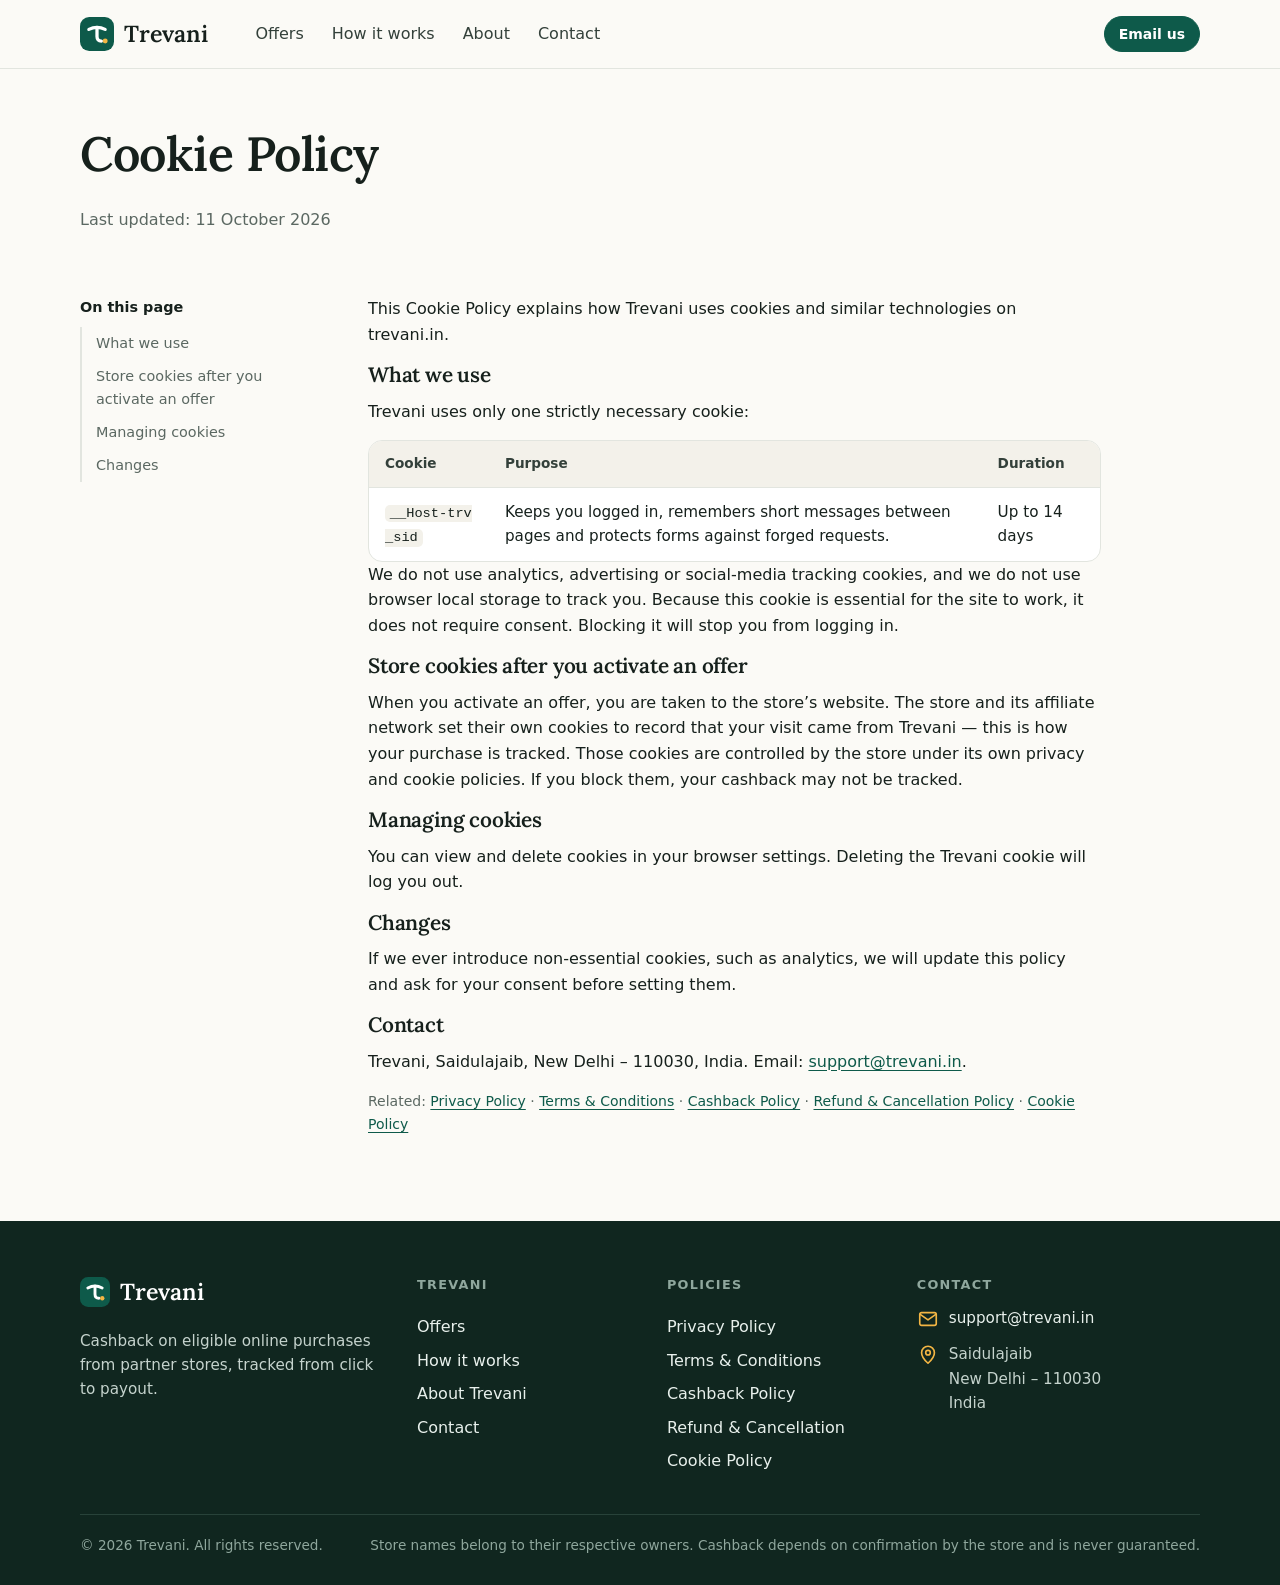
<file: cookie-policy.html>
<!doctype html>
<html lang="en-IN">
<head>
<meta charset="utf-8">
<meta name="viewport" content="width=device-width, initial-scale=1">
<title>Cookie Policy · Trevani</title>
<meta name="description" content="The cookies Trevani uses and how store cookies track your purchases.">
<link rel="canonical" href="https://trevani.in/cookie-policy.html">
<meta name="theme-color" content="#0E5A4A">
<meta property="og:type" content="website">
<meta property="og:site_name" content="Trevani">
<meta property="og:locale" content="en_IN">
<meta property="og:title" content="Cookie Policy · Trevani">
<meta property="og:description" content="The cookies Trevani uses and how store cookies track your purchases.">
<meta property="og:url" content="https://trevani.in/cookie-policy.html">
<meta property="og:image" content="https://trevani.in/img/og-image.png">
<meta property="og:image:width" content="1200">
<meta property="og:image:height" content="630">
<meta property="og:image:alt" content="Trevani — cashback, tracked from click to payout">
<meta name="twitter:card" content="summary_large_image">
<meta name="twitter:title" content="Cookie Policy · Trevani">
<meta name="twitter:description" content="The cookies Trevani uses and how store cookies track your purchases.">
<meta name="twitter:image" content="https://trevani.in/img/og-image.png">
<link rel="icon" href="favicon.ico" sizes="32x32">
<link rel="icon" href="img/favicon.svg" type="image/svg+xml">
<link rel="apple-touch-icon" href="img/apple-touch-icon.png">
<link rel="manifest" href="site.webmanifest">
<link rel="preload" href="fonts/lora-var.woff" as="font" type="font/woff" crossorigin>
<link rel="stylesheet" href="css/site.css?v=3">

<script src="js/site.js?v=3" defer></script>
</head>
<body>
<a class="skip-link" href="#main">Skip to content</a>
<header class="site-header">
  <div class="container header-row">
    <a class="logo" href="index.html" aria-label="Trevani home"><svg viewBox="0 0 48 48" width="34" height="34" aria-hidden="true" focusable="false"><rect width="48" height="48" rx="13" fill="#0E5A4A"/><path d="M12.5 17.5Q24 11.5 35.5 17.5" fill="none" stroke="#fff" stroke-width="4.6" stroke-linecap="round"/><path d="M24 14.6V27.6Q24 34 30.2 34" fill="none" stroke="#fff" stroke-width="4.6" stroke-linecap="round"/><circle cx="35.6" cy="34" r="3.5" fill="#F2B544"/></svg><span>Trevani</span></a>
    <nav class="nav-desktop" aria-label="Main"><a href="offers.html" >Offers</a><a href="how-it-works.html" >How it works</a><a href="about.html" >About</a><a href="contact.html" >Contact</a></nav>
    <div class="header-actions"><a class="btn btn-primary btn-sm" href="mailto:support@trevani.in">Email us</a></div>
    <details class="nav-mobile">
      <summary aria-label="Menu"><svg class="icon" viewBox="0 0 24 24" width="24" height="24" fill="none" stroke="currentColor" stroke-width="1.8" stroke-linecap="round" stroke-linejoin="round" aria-hidden="true" focusable="false"><path d="M4 7h16M4 12h16M4 17h16"/></svg></summary>
      <nav class="nav-mobile-panel" aria-label="Mobile">
        <a href="offers.html" >Offers</a><a href="how-it-works.html" >How it works</a><a href="about.html" >About</a><a href="contact.html" >Contact</a>
        <hr>
        <a class="btn btn-primary" href="mailto:support@trevani.in">Email us</a>
      </nav>
    </details>
  </div>
</header>

<main id="main">

<section class="page-head">
  <div class="container">
    <h1>Cookie Policy</h1>
    <p class="muted">Last updated: 11 October 2026</p>
  </div>
</section>
<section class="section section-tight">
  <div class="container legal-layout">
    <nav class="legal-toc" aria-label="On this page">
      <p class="toc-title">On this page</p>
      <ol><li><a href="#what-we-use">What we use</a></li><li><a href="#store-cookies-after-you-activate-an-offer">Store cookies after you activate an offer</a></li><li><a href="#managing-cookies">Managing cookies</a></li><li><a href="#changes">Changes</a></li></ol>
    </nav>
    <article class="prose legal">
      
<p>This Cookie Policy explains how Trevani uses cookies and similar technologies on trevani.in.</p>
      <section id="what-we-use"><h2>What we use</h2><p>Trevani uses only one strictly necessary cookie:</p>
  <div class="table-wrap"><table class="table">
    <thead><tr><th scope="col">Cookie</th><th scope="col">Purpose</th><th scope="col">Duration</th></tr></thead>
    <tbody><tr><td><code>__Host-trv_sid</code></td><td>Keeps you logged in, remembers short messages between pages and protects forms against forged requests.</td><td>Up to 14 days</td></tr></tbody>
  </table></div>
  <p>We do not use analytics, advertising or social-media tracking cookies, and we do not use browser local storage to track you. Because this cookie is essential for the site to work, it does not require consent. Blocking it will stop you from logging in.</p></section><section id="store-cookies-after-you-activate-an-offer"><h2>Store cookies after you activate an offer</h2><p>When you activate an offer, you are taken to the store’s website. The store and its affiliate network set their own cookies to record that your visit came from Trevani — this is how your purchase is tracked. Those cookies are controlled by the store under its own privacy and cookie policies. If you block them, your cashback may not be tracked.</p></section><section id="managing-cookies"><h2>Managing cookies</h2><p>You can view and delete cookies in your browser settings. Deleting the Trevani cookie will log you out.</p></section><section id="changes"><h2>Changes</h2><p>If we ever introduce non-essential cookies, such as analytics, we will update this policy and ask for your consent before setting them.</p></section>
      <section><h2>Contact</h2><p>Trevani, Saidulajaib, New Delhi – 110030, India. Email: <a href="mailto:support@trevani.in">support@trevani.in</a>.</p></section>
      <p class="muted small">Related: <a href="privacy-policy.html">Privacy Policy</a> · <a href="terms.html">Terms &amp; Conditions</a> · <a href="cashback-policy.html">Cashback Policy</a> · <a href="refund-policy.html">Refund &amp; Cancellation Policy</a> · <a href="cookie-policy.html">Cookie Policy</a></p>
    </article>
  </div>
</section>
</main>
<footer class="site-footer">
  <div class="container footer-grid">
    <div class="footer-brand">
      <a class="logo" href="index.html" aria-label="Trevani home"><svg viewBox="0 0 48 48" width="30" height="30" aria-hidden="true" focusable="false"><rect width="48" height="48" rx="13" fill="#0E5A4A"/><path d="M12.5 17.5Q24 11.5 35.5 17.5" fill="none" stroke="#fff" stroke-width="4.6" stroke-linecap="round"/><path d="M24 14.6V27.6Q24 34 30.2 34" fill="none" stroke="#fff" stroke-width="4.6" stroke-linecap="round"/><circle cx="35.6" cy="34" r="3.5" fill="#F2B544"/></svg><span>Trevani</span></a>
      <p>Cashback on eligible online purchases from partner stores, tracked from click to payout.</p>
    </div>
    <nav aria-label="Trevani">
      <h2>Trevani</h2>
      <a href="offers.html">Offers</a>
      <a href="how-it-works.html">How it works</a>
      <a href="about.html">About Trevani</a>
      <a href="contact.html">Contact</a>
    </nav>
    <nav aria-label="Policies">
      <h2>Policies</h2>
      <a href="privacy-policy.html">Privacy Policy</a>
      <a href="terms.html">Terms &amp; Conditions</a>
      <a href="cashback-policy.html">Cashback Policy</a>
      <a href="refund-policy.html">Refund &amp; Cancellation</a>
      <a href="cookie-policy.html">Cookie Policy</a>
    </nav>
    <div>
      <h2>Contact</h2>
      <p class="footer-contact"><svg class="icon" viewBox="0 0 24 24" width="24" height="24" fill="none" stroke="currentColor" stroke-width="1.8" stroke-linecap="round" stroke-linejoin="round" aria-hidden="true" focusable="false"><rect x="3" y="5" width="18" height="14" rx="2"/><path d="M3.5 7l8.5 6 8.5-6"/></svg><a href="mailto:support@trevani.in">support@trevani.in</a></p>
      <address class="footer-contact"><svg class="icon" viewBox="0 0 24 24" width="24" height="24" fill="none" stroke="currentColor" stroke-width="1.8" stroke-linecap="round" stroke-linejoin="round" aria-hidden="true" focusable="false"><path d="M12 21s7-6.2 7-11.5a7 7 0 00-14 0C5 14.8 12 21 12 21z"/><circle cx="12" cy="9.5" r="2.5"/></svg><span>Saidulajaib<br>New Delhi – 110030<br>India</span></address>
    </div>
  </div>
  <div class="container"><div class="footer-base">
    <p>© 2026 Trevani. All rights reserved.</p>
    <p>Store names belong to their respective owners. Cashback depends on confirmation by the store and is never guaranteed.</p>
  </div></div>
</footer>
</body>
</html>
</file>
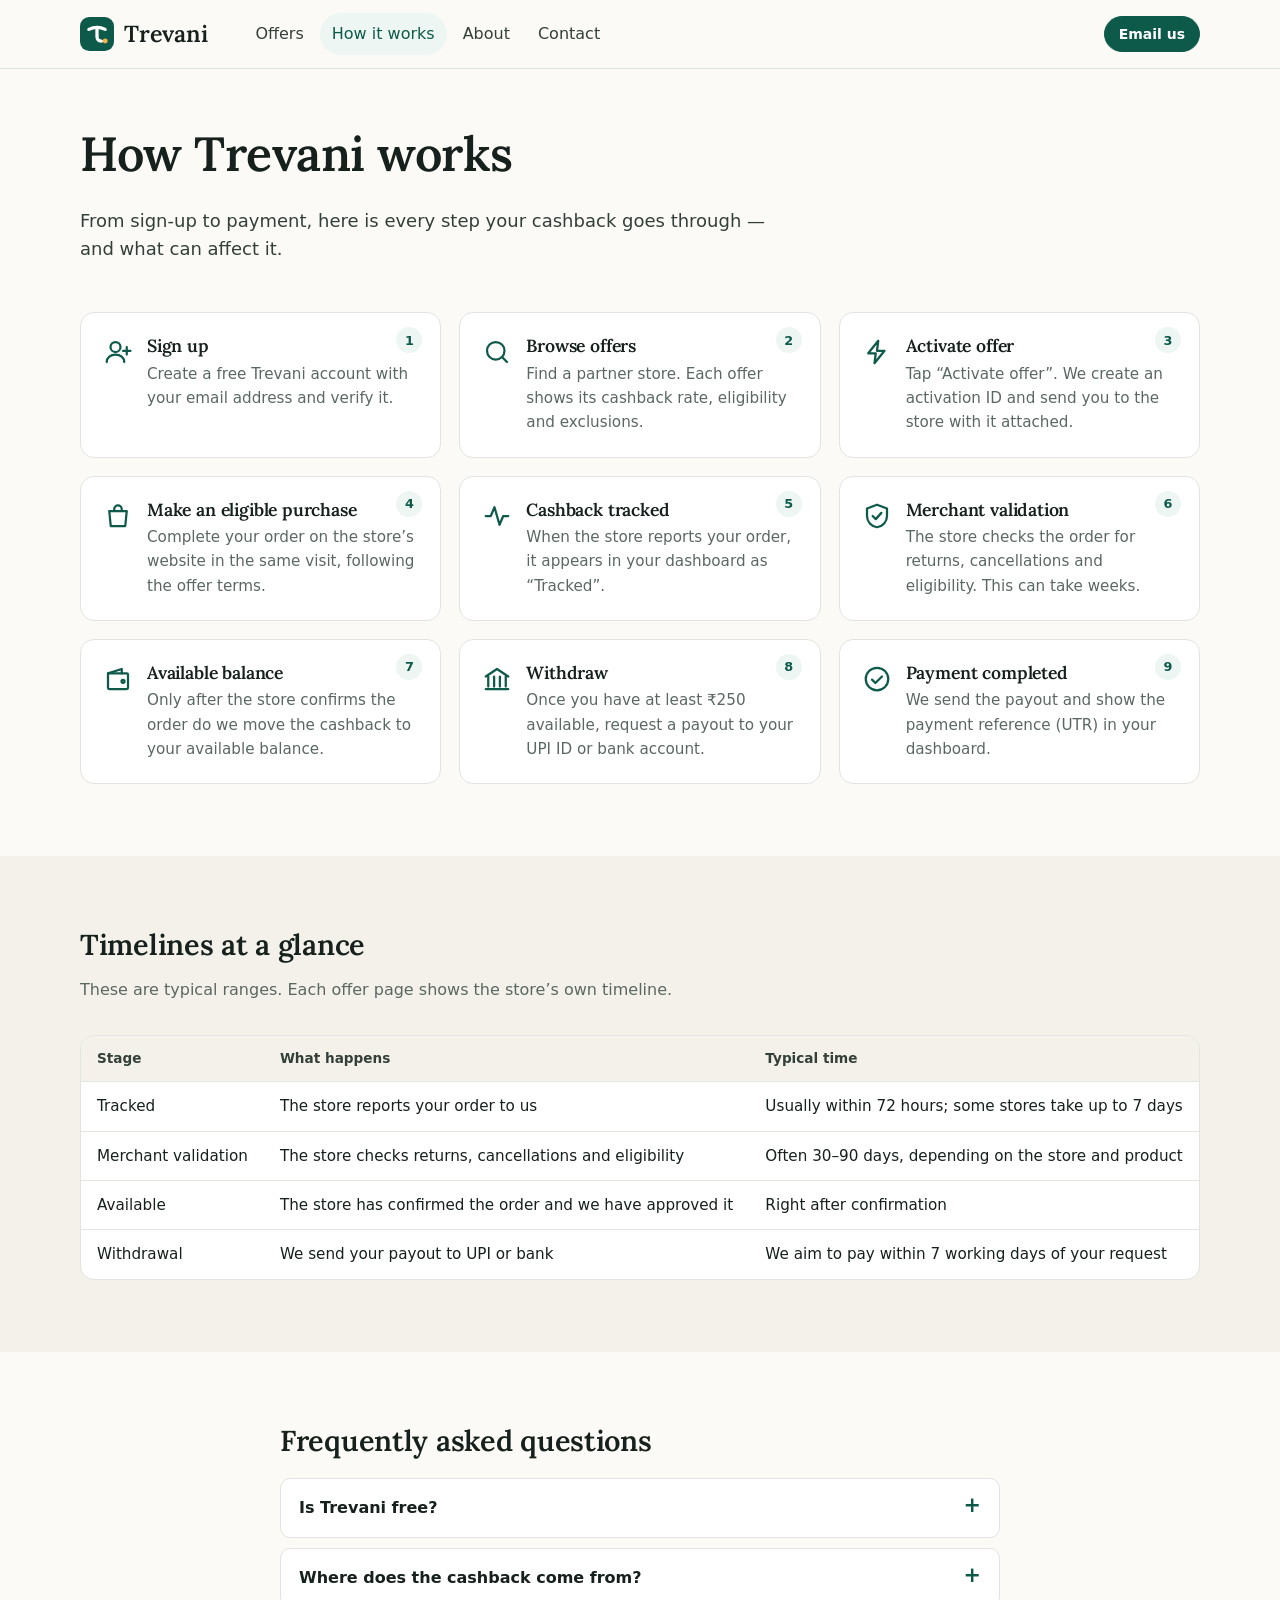
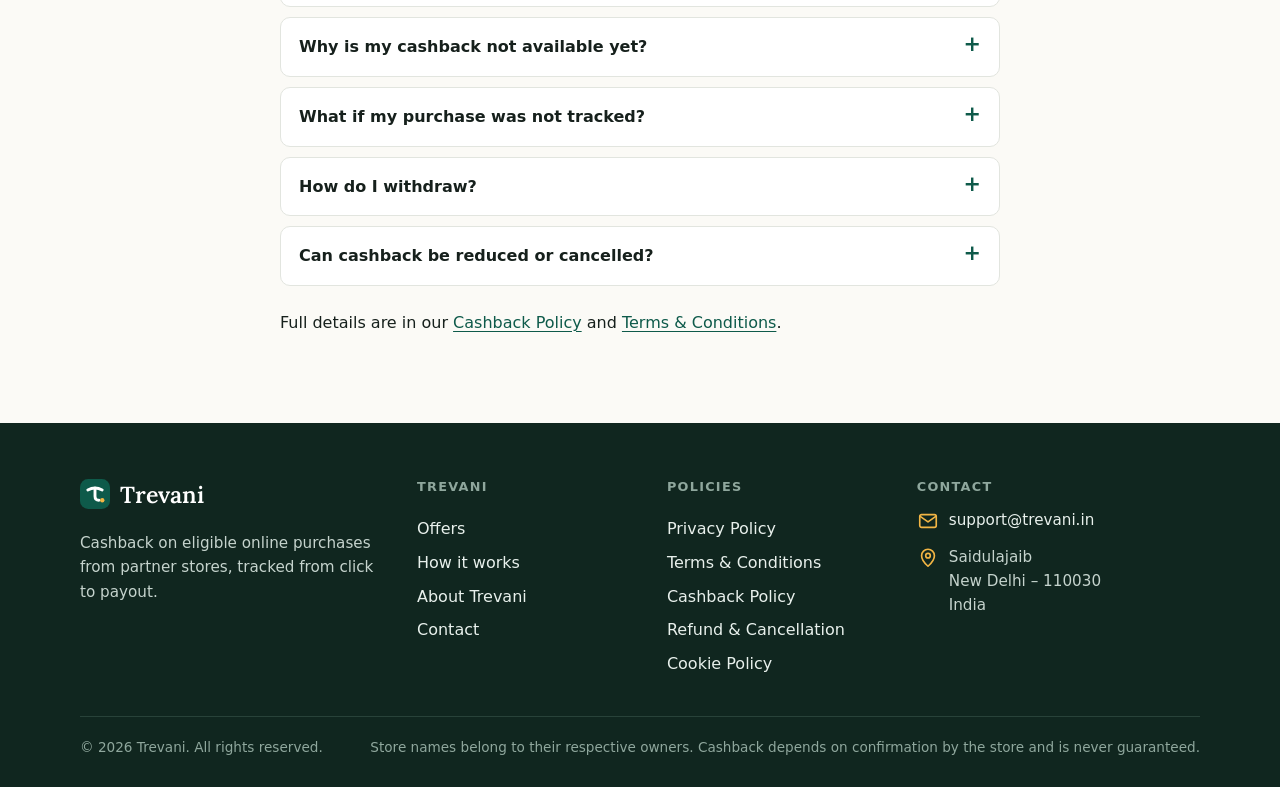
<file: how-it-works.html>
<!doctype html>
<html lang="en-IN">
<head>
<meta charset="utf-8">
<meta name="viewport" content="width=device-width, initial-scale=1">
<title>How it works · Trevani</title>
<meta name="description" content="The Trevani cashback journey: sign up, activate an offer, shop, get tracked, merchant validation, available balance, withdraw and get paid.">
<link rel="canonical" href="https://trevani.in/how-it-works.html">
<meta name="theme-color" content="#0E5A4A">
<meta property="og:type" content="website">
<meta property="og:site_name" content="Trevani">
<meta property="og:locale" content="en_IN">
<meta property="og:title" content="How it works · Trevani">
<meta property="og:description" content="The Trevani cashback journey: sign up, activate an offer, shop, get tracked, merchant validation, available balance, withdraw and get paid.">
<meta property="og:url" content="https://trevani.in/how-it-works.html">
<meta property="og:image" content="https://trevani.in/img/og-image.png">
<meta property="og:image:width" content="1200">
<meta property="og:image:height" content="630">
<meta property="og:image:alt" content="Trevani — cashback, tracked from click to payout">
<meta name="twitter:card" content="summary_large_image">
<meta name="twitter:title" content="How it works · Trevani">
<meta name="twitter:description" content="The Trevani cashback journey: sign up, activate an offer, shop, get tracked, merchant validation, available balance, withdraw and get paid.">
<meta name="twitter:image" content="https://trevani.in/img/og-image.png">
<link rel="icon" href="favicon.ico" sizes="32x32">
<link rel="icon" href="img/favicon.svg" type="image/svg+xml">
<link rel="apple-touch-icon" href="img/apple-touch-icon.png">
<link rel="manifest" href="site.webmanifest">
<link rel="preload" href="fonts/lora-var.woff" as="font" type="font/woff" crossorigin>
<link rel="stylesheet" href="css/site.css?v=3">

<script src="js/site.js?v=3" defer></script>
</head>
<body>
<a class="skip-link" href="#main">Skip to content</a>
<header class="site-header">
  <div class="container header-row">
    <a class="logo" href="index.html" aria-label="Trevani home"><svg viewBox="0 0 48 48" width="34" height="34" aria-hidden="true" focusable="false"><rect width="48" height="48" rx="13" fill="#0E5A4A"/><path d="M12.5 17.5Q24 11.5 35.5 17.5" fill="none" stroke="#fff" stroke-width="4.6" stroke-linecap="round"/><path d="M24 14.6V27.6Q24 34 30.2 34" fill="none" stroke="#fff" stroke-width="4.6" stroke-linecap="round"/><circle cx="35.6" cy="34" r="3.5" fill="#F2B544"/></svg><span>Trevani</span></a>
    <nav class="nav-desktop" aria-label="Main"><a href="offers.html" >Offers</a><a href="how-it-works.html" aria-current="page">How it works</a><a href="about.html" >About</a><a href="contact.html" >Contact</a></nav>
    <div class="header-actions"><a class="btn btn-primary btn-sm" href="mailto:support@trevani.in">Email us</a></div>
    <details class="nav-mobile">
      <summary aria-label="Menu"><svg class="icon" viewBox="0 0 24 24" width="24" height="24" fill="none" stroke="currentColor" stroke-width="1.8" stroke-linecap="round" stroke-linejoin="round" aria-hidden="true" focusable="false"><path d="M4 7h16M4 12h16M4 17h16"/></svg></summary>
      <nav class="nav-mobile-panel" aria-label="Mobile">
        <a href="offers.html" >Offers</a><a href="how-it-works.html" aria-current="page">How it works</a><a href="about.html" >About</a><a href="contact.html" >Contact</a>
        <hr>
        <a class="btn btn-primary" href="mailto:support@trevani.in">Email us</a>
      </nav>
    </details>
  </div>
</header>

<main id="main">

<section class="page-head">
  <div class="container">
    <h1>How Trevani works</h1>
    <p class="lead">From sign-up to payment, here is every step your cashback goes through — and what can affect it.</p>
  </div>
</section>
<section class="section section-tight">
  <div class="container">
    <ol class="journey">
      <li><span class="journey-num">1</span><svg class="icon" viewBox="0 0 24 24" width="24" height="24" fill="none" stroke="currentColor" stroke-width="1.8" stroke-linecap="round" stroke-linejoin="round" aria-hidden="true" focusable="false"><circle cx="10" cy="8" r="4"/><path d="M3 20c0-3.6 3.1-6 7-6s7 2.4 7 6"/><path d="M19 8v6M16 11h6"/></svg><div><h2>Sign up</h2><p>Create a free Trevani account with your email address and verify it.</p></div></li><li><span class="journey-num">2</span><svg class="icon" viewBox="0 0 24 24" width="24" height="24" fill="none" stroke="currentColor" stroke-width="1.8" stroke-linecap="round" stroke-linejoin="round" aria-hidden="true" focusable="false"><circle cx="11" cy="11" r="7"/><path d="M20 20l-4-4"/></svg><div><h2>Browse offers</h2><p>Find a partner store. Each offer shows its cashback rate, eligibility and exclusions.</p></div></li><li><span class="journey-num">3</span><svg class="icon" viewBox="0 0 24 24" width="24" height="24" fill="none" stroke="currentColor" stroke-width="1.8" stroke-linecap="round" stroke-linejoin="round" aria-hidden="true" focusable="false"><path d="M13 3L5 13h6l-1 8 8-10h-6l1-8z"/></svg><div><h2>Activate offer</h2><p>Tap “Activate offer”. We create an activation ID and send you to the store with it attached.</p></div></li><li><span class="journey-num">4</span><svg class="icon" viewBox="0 0 24 24" width="24" height="24" fill="none" stroke="currentColor" stroke-width="1.8" stroke-linecap="round" stroke-linejoin="round" aria-hidden="true" focusable="false"><path d="M5 8h14l-1.2 12H6.2L5 8z"/><path d="M9 8V6.5a3 3 0 016 0V8"/></svg><div><h2>Make an eligible purchase</h2><p>Complete your order on the store’s website in the same visit, following the offer terms.</p></div></li><li><span class="journey-num">5</span><svg class="icon" viewBox="0 0 24 24" width="24" height="24" fill="none" stroke="currentColor" stroke-width="1.8" stroke-linecap="round" stroke-linejoin="round" aria-hidden="true" focusable="false"><path d="M3 12h4l3-7 4 14 3-7h4"/></svg><div><h2>Cashback tracked</h2><p>When the store reports your order, it appears in your dashboard as “Tracked”.</p></div></li><li><span class="journey-num">6</span><svg class="icon" viewBox="0 0 24 24" width="24" height="24" fill="none" stroke="currentColor" stroke-width="1.8" stroke-linecap="round" stroke-linejoin="round" aria-hidden="true" focusable="false"><path d="M12 3l8 3v6c0 4.5-3.4 8.3-8 9-4.6-.7-8-4.5-8-9V6l8-3z"/><path d="M8.5 12l2.5 2.5 4.5-5"/></svg><div><h2>Merchant validation</h2><p>The store checks the order for returns, cancellations and eligibility. This can take weeks.</p></div></li><li><span class="journey-num">7</span><svg class="icon" viewBox="0 0 24 24" width="24" height="24" fill="none" stroke="currentColor" stroke-width="1.8" stroke-linecap="round" stroke-linejoin="round" aria-hidden="true" focusable="false"><path d="M4 7.5h15a1 1 0 011 1V19a1 1 0 01-1 1H5a1 1 0 01-1-1V7.5z"/><path d="M4 7.5L15 4v3.5"/><circle cx="16" cy="13.8" r="1.2"/></svg><div><h2>Available balance</h2><p>Only after the store confirms the order do we move the cashback to your available balance.</p></div></li><li><span class="journey-num">8</span><svg class="icon" viewBox="0 0 24 24" width="24" height="24" fill="none" stroke="currentColor" stroke-width="1.8" stroke-linecap="round" stroke-linejoin="round" aria-hidden="true" focusable="false"><path d="M3 10l9-6 9 6"/><path d="M5 10v8M9.7 10v8M14.3 10v8M19 10v8M3 20h18"/></svg><div><h2>Withdraw</h2><p>Once you have at least ₹250 available, request a payout to your UPI ID or bank account.</p></div></li><li><span class="journey-num">9</span><svg class="icon" viewBox="0 0 24 24" width="24" height="24" fill="none" stroke="currentColor" stroke-width="1.8" stroke-linecap="round" stroke-linejoin="round" aria-hidden="true" focusable="false"><circle cx="12" cy="12" r="9"/><path d="M8 12.5l2.7 2.7L16 10"/></svg><div><h2>Payment completed</h2><p>We send the payout and show the payment reference (UTR) in your dashboard.</p></div></li>
    </ol>
  </div>
</section>
<section class="section section-tint">
  <div class="container">
    <div class="section-head"><h2>Timelines at a glance</h2><p>These are typical ranges. Each offer page shows the store’s own timeline.</p></div>
    <div class="table-wrap">
      <table class="table">
        <thead><tr><th scope="col">Stage</th><th scope="col">What happens</th><th scope="col">Typical time</th></tr></thead>
        <tbody>
          <tr><td>Tracked</td><td>The store reports your order to us</td><td>Usually within 72 hours; some stores take up to 7 days</td></tr>
          <tr><td>Merchant validation</td><td>The store checks returns, cancellations and eligibility</td><td>Often 30–90 days, depending on the store and product</td></tr>
          <tr><td>Available</td><td>The store has confirmed the order and we have approved it</td><td>Right after confirmation</td></tr>
          <tr><td>Withdrawal</td><td>We send your payout to UPI or bank</td><td>We aim to pay within 7 working days of your request</td></tr>
        </tbody>
      </table>
    </div>
  </div>
</section>
<section class="section">
  <div class="container narrow">
    <h2>Frequently asked questions</h2>
    <div class="faq">
      <details><summary>Is Trevani free?</summary><p>Yes. Joining, activating offers and withdrawing your available cashback are free. You pay the store’s normal price — Trevani adds nothing to it.</p></details>
      <details><summary>Where does the cashback come from?</summary><p>Partner stores pay Trevani a commission when you buy through our link. We share part of that commission with you. If the store doesn’t pay a commission for your order, there is no cashback to share.</p></details>
      <details><summary>Why is my cashback not available yet?</summary><p>Stores confirm orders only after their return and cancellation period ends. Until then your cashback stays “Tracked” or “Merchant validation”. We never mark cashback as available before the store confirms it.</p></details>
      <details><summary>What if my purchase was not tracked?</summary><p>Wait for the tracking time shown on the offer, then <a href="contact.html">report missing cashback</a> with your activation ID and order details. We’ll raise it with the store, but the final decision is the store’s.</p></details>
      <details><summary>How do I withdraw?</summary><p>When your available balance reaches ₹250, go to your dashboard, choose Withdraw, and enter your UPI ID or bank details. You need a verified email address to withdraw.</p></details>
      <details><summary>Can cashback be reduced or cancelled?</summary><p>Yes. If you cancel, return or exchange the order, or the store finds it ineligible, the cashback is not approved — or is reversed if the store withdraws its confirmation.</p></details>
    </div>
    <p>Full details are in our <a href="cashback-policy.html">Cashback Policy</a> and <a href="terms.html">Terms &amp; Conditions</a>.</p>
  </div>
</section>
</main>
<footer class="site-footer">
  <div class="container footer-grid">
    <div class="footer-brand">
      <a class="logo" href="index.html" aria-label="Trevani home"><svg viewBox="0 0 48 48" width="30" height="30" aria-hidden="true" focusable="false"><rect width="48" height="48" rx="13" fill="#0E5A4A"/><path d="M12.5 17.5Q24 11.5 35.5 17.5" fill="none" stroke="#fff" stroke-width="4.6" stroke-linecap="round"/><path d="M24 14.6V27.6Q24 34 30.2 34" fill="none" stroke="#fff" stroke-width="4.6" stroke-linecap="round"/><circle cx="35.6" cy="34" r="3.5" fill="#F2B544"/></svg><span>Trevani</span></a>
      <p>Cashback on eligible online purchases from partner stores, tracked from click to payout.</p>
    </div>
    <nav aria-label="Trevani">
      <h2>Trevani</h2>
      <a href="offers.html">Offers</a>
      <a href="how-it-works.html">How it works</a>
      <a href="about.html">About Trevani</a>
      <a href="contact.html">Contact</a>
    </nav>
    <nav aria-label="Policies">
      <h2>Policies</h2>
      <a href="privacy-policy.html">Privacy Policy</a>
      <a href="terms.html">Terms &amp; Conditions</a>
      <a href="cashback-policy.html">Cashback Policy</a>
      <a href="refund-policy.html">Refund &amp; Cancellation</a>
      <a href="cookie-policy.html">Cookie Policy</a>
    </nav>
    <div>
      <h2>Contact</h2>
      <p class="footer-contact"><svg class="icon" viewBox="0 0 24 24" width="24" height="24" fill="none" stroke="currentColor" stroke-width="1.8" stroke-linecap="round" stroke-linejoin="round" aria-hidden="true" focusable="false"><rect x="3" y="5" width="18" height="14" rx="2"/><path d="M3.5 7l8.5 6 8.5-6"/></svg><a href="mailto:support@trevani.in">support@trevani.in</a></p>
      <address class="footer-contact"><svg class="icon" viewBox="0 0 24 24" width="24" height="24" fill="none" stroke="currentColor" stroke-width="1.8" stroke-linecap="round" stroke-linejoin="round" aria-hidden="true" focusable="false"><path d="M12 21s7-6.2 7-11.5a7 7 0 00-14 0C5 14.8 12 21 12 21z"/><circle cx="12" cy="9.5" r="2.5"/></svg><span>Saidulajaib<br>New Delhi – 110030<br>India</span></address>
    </div>
  </div>
  <div class="container"><div class="footer-base">
    <p>© 2026 Trevani. All rights reserved.</p>
    <p>Store names belong to their respective owners. Cashback depends on confirmation by the store and is never guaranteed.</p>
  </div></div>
</footer>
</body>
</html>
</file>
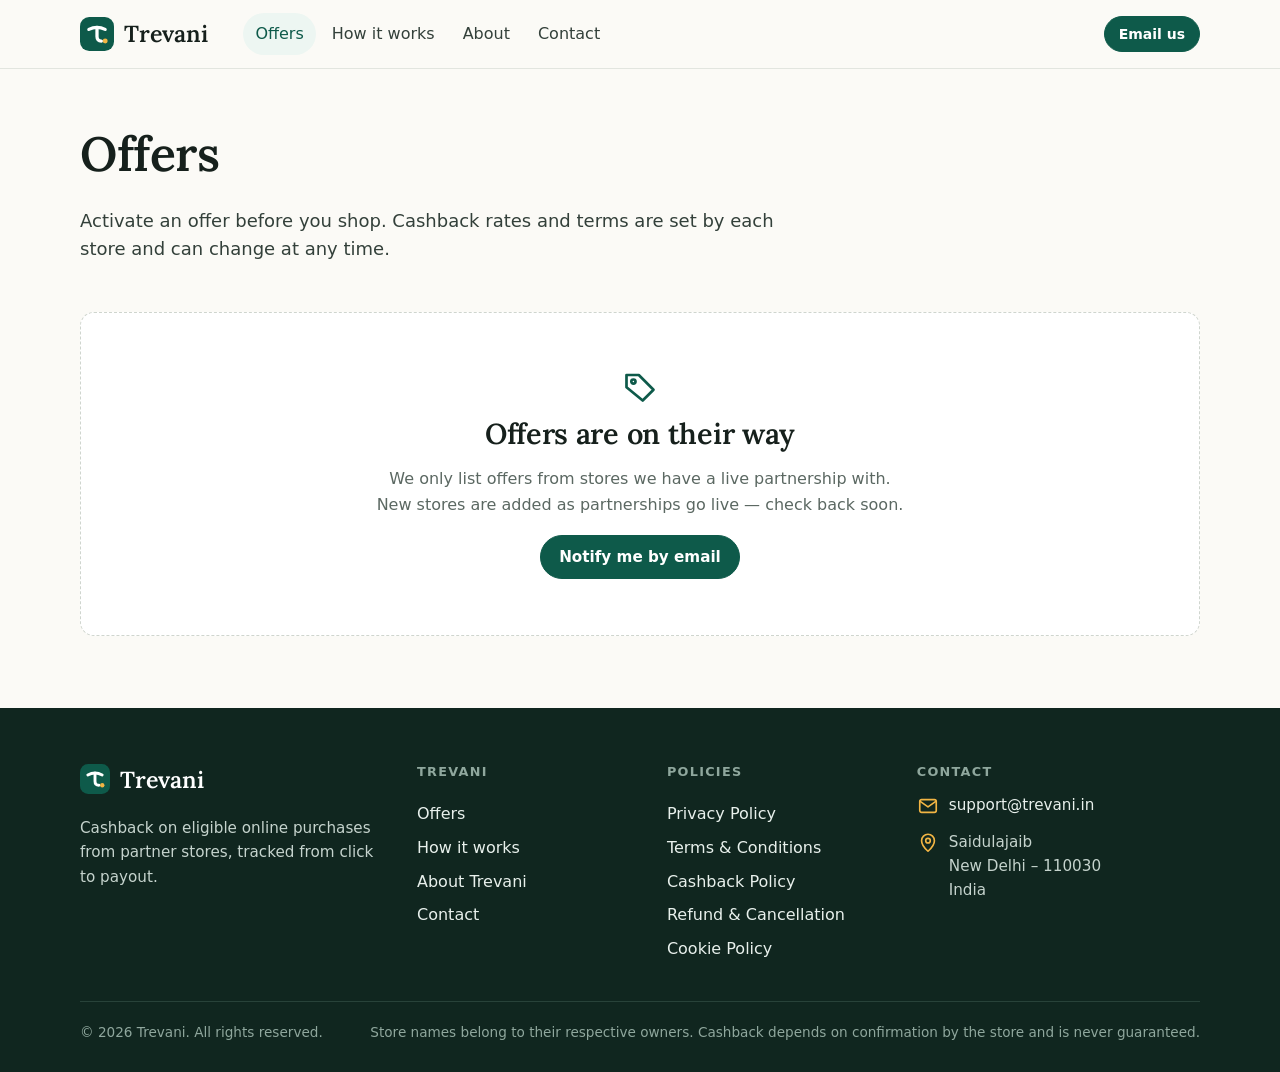
<file: offers.html>
<!doctype html>
<html lang="en-IN">
<head>
<meta charset="utf-8">
<meta name="viewport" content="width=device-width, initial-scale=1">
<title>Cashback offers · Trevani</title>
<meta name="description" content="Cashback offers from Trevani partner stores, with clear eligibility, exclusions and timelines.">
<link rel="canonical" href="https://trevani.in/offers.html">
<meta name="theme-color" content="#0E5A4A">
<meta property="og:type" content="website">
<meta property="og:site_name" content="Trevani">
<meta property="og:locale" content="en_IN">
<meta property="og:title" content="Cashback offers · Trevani">
<meta property="og:description" content="Cashback offers from Trevani partner stores, with clear eligibility, exclusions and timelines.">
<meta property="og:url" content="https://trevani.in/offers.html">
<meta property="og:image" content="https://trevani.in/img/og-image.png">
<meta property="og:image:width" content="1200">
<meta property="og:image:height" content="630">
<meta property="og:image:alt" content="Trevani — cashback, tracked from click to payout">
<meta name="twitter:card" content="summary_large_image">
<meta name="twitter:title" content="Cashback offers · Trevani">
<meta name="twitter:description" content="Cashback offers from Trevani partner stores, with clear eligibility, exclusions and timelines.">
<meta name="twitter:image" content="https://trevani.in/img/og-image.png">
<link rel="icon" href="favicon.ico" sizes="32x32">
<link rel="icon" href="img/favicon.svg" type="image/svg+xml">
<link rel="apple-touch-icon" href="img/apple-touch-icon.png">
<link rel="manifest" href="site.webmanifest">
<link rel="preload" href="fonts/lora-var.woff" as="font" type="font/woff" crossorigin>
<link rel="stylesheet" href="css/site.css?v=3">

<script src="js/site.js?v=3" defer></script>
</head>
<body>
<a class="skip-link" href="#main">Skip to content</a>
<header class="site-header">
  <div class="container header-row">
    <a class="logo" href="index.html" aria-label="Trevani home"><svg viewBox="0 0 48 48" width="34" height="34" aria-hidden="true" focusable="false"><rect width="48" height="48" rx="13" fill="#0E5A4A"/><path d="M12.5 17.5Q24 11.5 35.5 17.5" fill="none" stroke="#fff" stroke-width="4.6" stroke-linecap="round"/><path d="M24 14.6V27.6Q24 34 30.2 34" fill="none" stroke="#fff" stroke-width="4.6" stroke-linecap="round"/><circle cx="35.6" cy="34" r="3.5" fill="#F2B544"/></svg><span>Trevani</span></a>
    <nav class="nav-desktop" aria-label="Main"><a href="offers.html" aria-current="page">Offers</a><a href="how-it-works.html" >How it works</a><a href="about.html" >About</a><a href="contact.html" >Contact</a></nav>
    <div class="header-actions"><a class="btn btn-primary btn-sm" href="mailto:support@trevani.in">Email us</a></div>
    <details class="nav-mobile">
      <summary aria-label="Menu"><svg class="icon" viewBox="0 0 24 24" width="24" height="24" fill="none" stroke="currentColor" stroke-width="1.8" stroke-linecap="round" stroke-linejoin="round" aria-hidden="true" focusable="false"><path d="M4 7h16M4 12h16M4 17h16"/></svg></summary>
      <nav class="nav-mobile-panel" aria-label="Mobile">
        <a href="offers.html" aria-current="page">Offers</a><a href="how-it-works.html" >How it works</a><a href="about.html" >About</a><a href="contact.html" >Contact</a>
        <hr>
        <a class="btn btn-primary" href="mailto:support@trevani.in">Email us</a>
      </nav>
    </details>
  </div>
</header>

<main id="main">

<section class="page-head">
  <div class="container">
    <h1>Offers</h1>
    <p class="lead">Activate an offer before you shop. Cashback rates and terms are set by each store and can change at any time.</p>
  </div>
</section>
<section class="section section-tight">
  <div class="container">
    
    <div class="empty">
          <svg class="icon icon-lg" viewBox="0 0 24 24" width="24" height="24" fill="none" stroke="currentColor" stroke-width="1.8" stroke-linecap="round" stroke-linejoin="round" aria-hidden="true" focusable="false"><path d="M3 12.2V4h8.2L21 13.8 13.8 21 3 12.2z"/><circle cx="7.6" cy="8.4" r="1.4"/></svg>
          <h2>Offers are on their way</h2>
          <p>We only list offers from stores we have a live partnership with. New stores are added as partnerships go live — check back soon.</p>
          <a class="btn btn-primary" href="mailto:support@trevani.in?subject=Notify%20me%20about%20Trevani%20offers">Notify me by email</a>
        </div>
  </div>
</section>
</main>
<footer class="site-footer">
  <div class="container footer-grid">
    <div class="footer-brand">
      <a class="logo" href="index.html" aria-label="Trevani home"><svg viewBox="0 0 48 48" width="30" height="30" aria-hidden="true" focusable="false"><rect width="48" height="48" rx="13" fill="#0E5A4A"/><path d="M12.5 17.5Q24 11.5 35.5 17.5" fill="none" stroke="#fff" stroke-width="4.6" stroke-linecap="round"/><path d="M24 14.6V27.6Q24 34 30.2 34" fill="none" stroke="#fff" stroke-width="4.6" stroke-linecap="round"/><circle cx="35.6" cy="34" r="3.5" fill="#F2B544"/></svg><span>Trevani</span></a>
      <p>Cashback on eligible online purchases from partner stores, tracked from click to payout.</p>
    </div>
    <nav aria-label="Trevani">
      <h2>Trevani</h2>
      <a href="offers.html">Offers</a>
      <a href="how-it-works.html">How it works</a>
      <a href="about.html">About Trevani</a>
      <a href="contact.html">Contact</a>
    </nav>
    <nav aria-label="Policies">
      <h2>Policies</h2>
      <a href="privacy-policy.html">Privacy Policy</a>
      <a href="terms.html">Terms &amp; Conditions</a>
      <a href="cashback-policy.html">Cashback Policy</a>
      <a href="refund-policy.html">Refund &amp; Cancellation</a>
      <a href="cookie-policy.html">Cookie Policy</a>
    </nav>
    <div>
      <h2>Contact</h2>
      <p class="footer-contact"><svg class="icon" viewBox="0 0 24 24" width="24" height="24" fill="none" stroke="currentColor" stroke-width="1.8" stroke-linecap="round" stroke-linejoin="round" aria-hidden="true" focusable="false"><rect x="3" y="5" width="18" height="14" rx="2"/><path d="M3.5 7l8.5 6 8.5-6"/></svg><a href="mailto:support@trevani.in">support@trevani.in</a></p>
      <address class="footer-contact"><svg class="icon" viewBox="0 0 24 24" width="24" height="24" fill="none" stroke="currentColor" stroke-width="1.8" stroke-linecap="round" stroke-linejoin="round" aria-hidden="true" focusable="false"><path d="M12 21s7-6.2 7-11.5a7 7 0 00-14 0C5 14.8 12 21 12 21z"/><circle cx="12" cy="9.5" r="2.5"/></svg><span>Saidulajaib<br>New Delhi – 110030<br>India</span></address>
    </div>
  </div>
  <div class="container"><div class="footer-base">
    <p>© 2026 Trevani. All rights reserved.</p>
    <p>Store names belong to their respective owners. Cashback depends on confirmation by the store and is never guaranteed.</p>
  </div></div>
</footer>
</body>
</html>
</file>
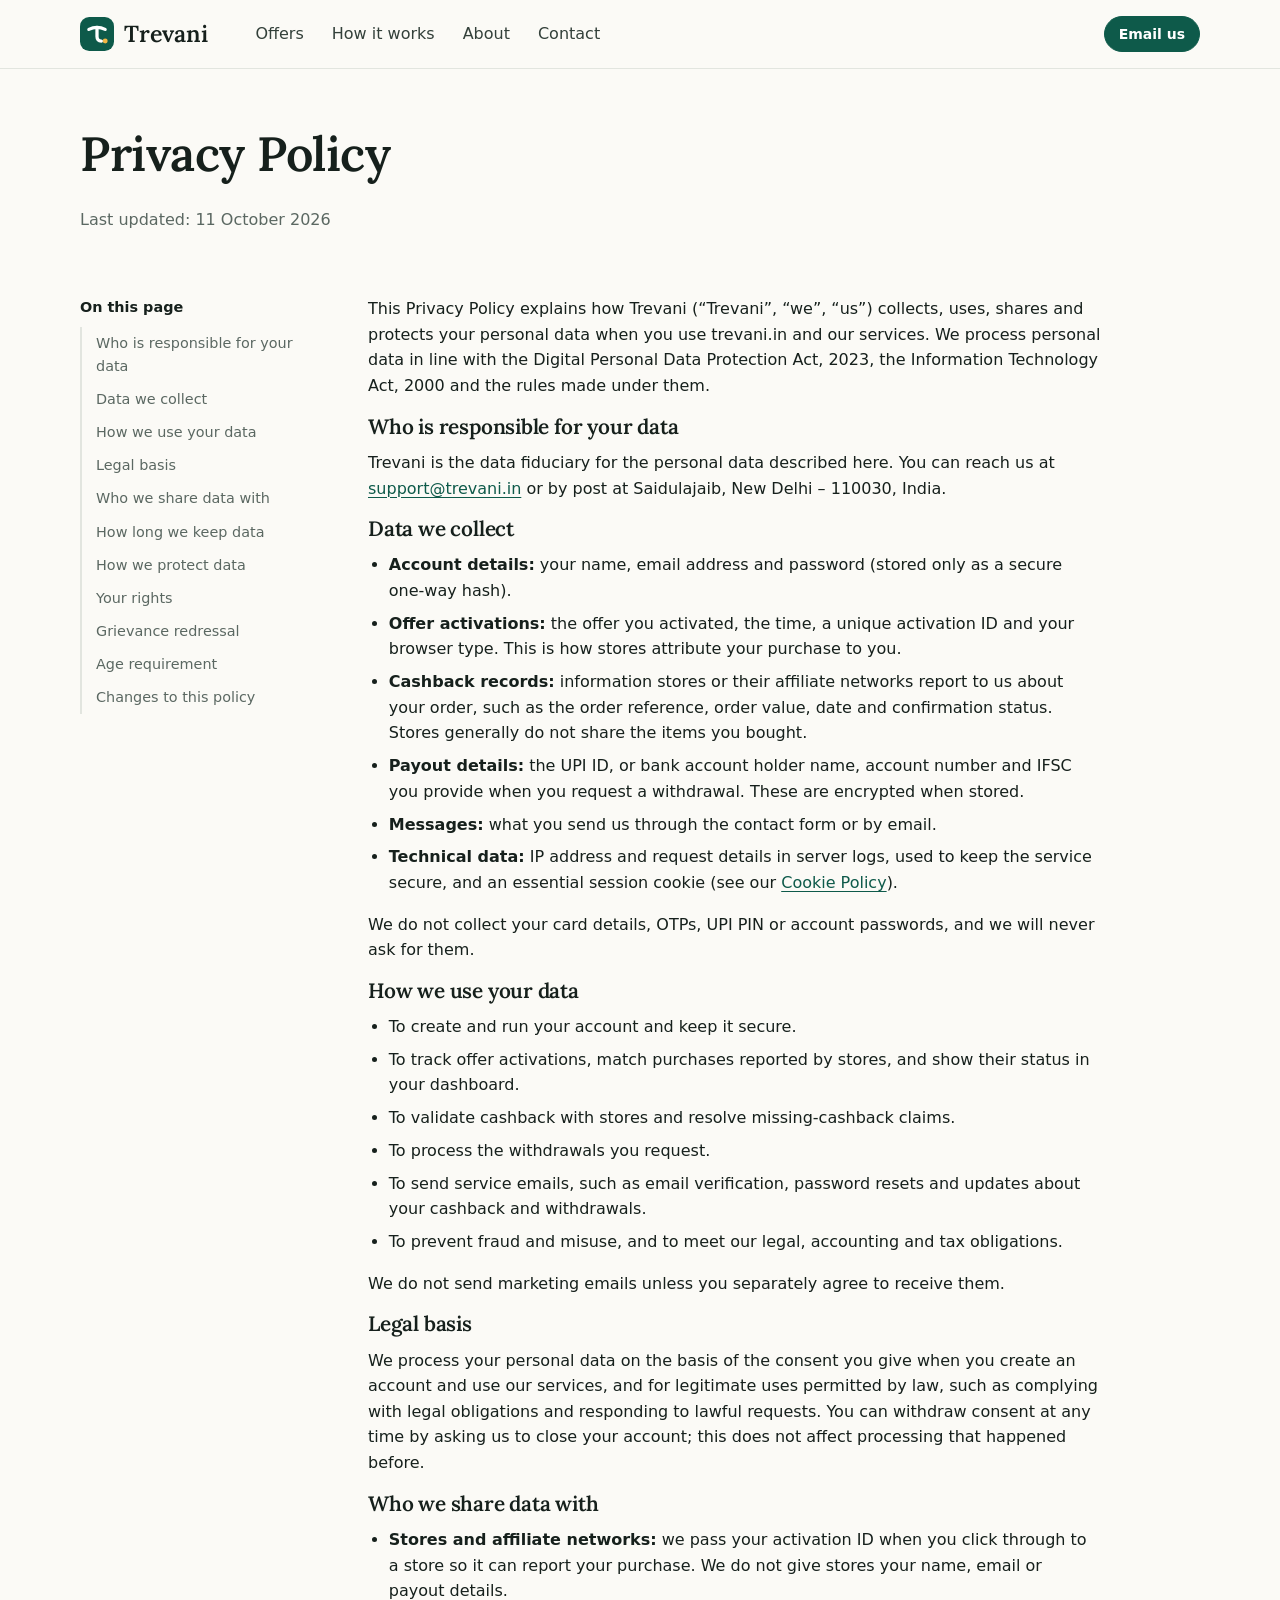
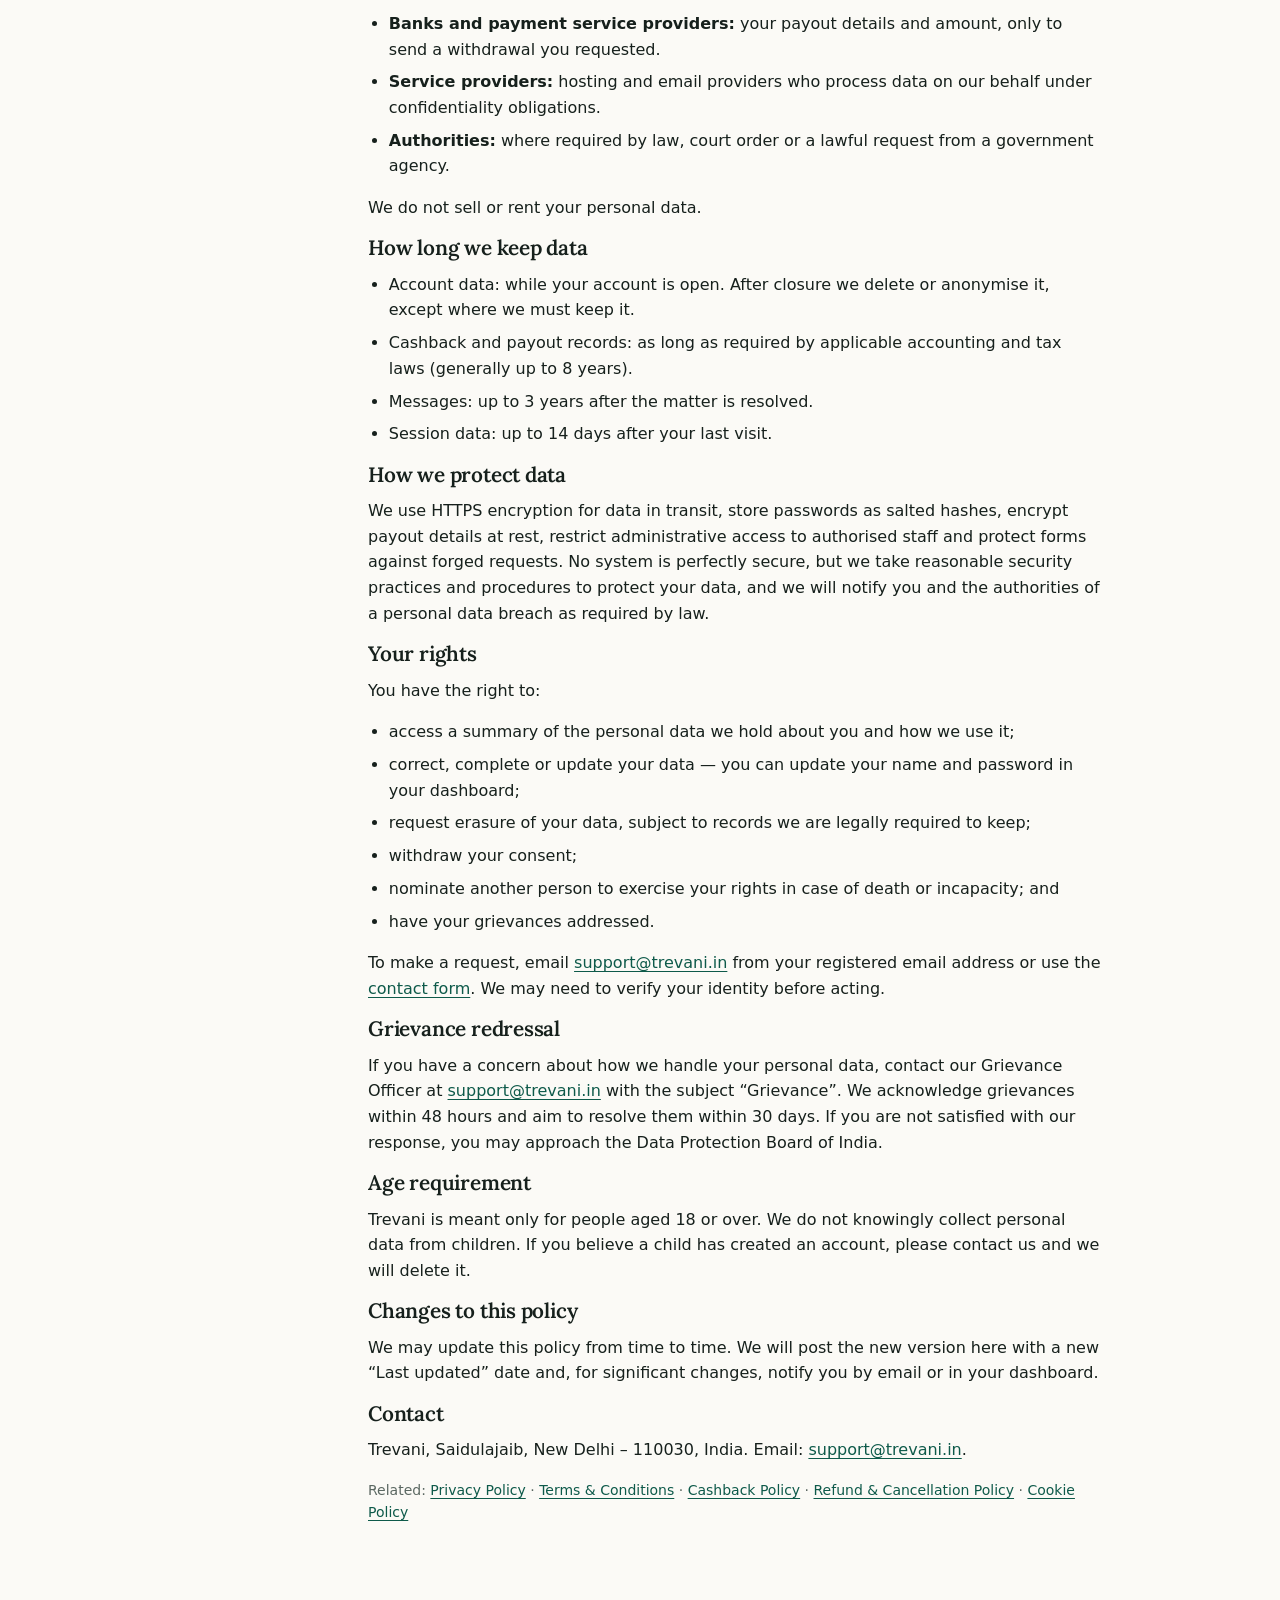
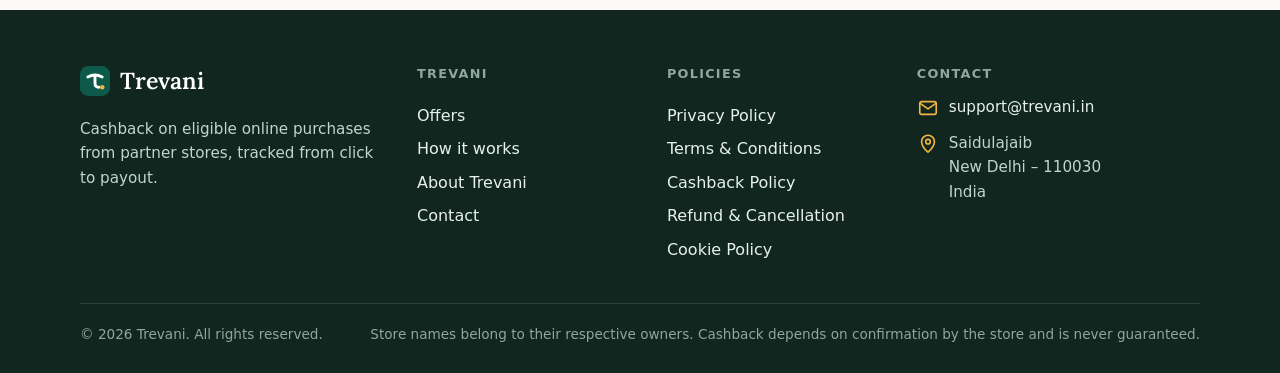
<file: privacy-policy.html>
<!doctype html>
<html lang="en-IN">
<head>
<meta charset="utf-8">
<meta name="viewport" content="width=device-width, initial-scale=1">
<title>Privacy Policy · Trevani</title>
<meta name="description" content="How Trevani collects, uses and protects your personal data under Indian law.">
<link rel="canonical" href="https://trevani.in/privacy-policy.html">
<meta name="theme-color" content="#0E5A4A">
<meta property="og:type" content="website">
<meta property="og:site_name" content="Trevani">
<meta property="og:locale" content="en_IN">
<meta property="og:title" content="Privacy Policy · Trevani">
<meta property="og:description" content="How Trevani collects, uses and protects your personal data under Indian law.">
<meta property="og:url" content="https://trevani.in/privacy-policy.html">
<meta property="og:image" content="https://trevani.in/img/og-image.png">
<meta property="og:image:width" content="1200">
<meta property="og:image:height" content="630">
<meta property="og:image:alt" content="Trevani — cashback, tracked from click to payout">
<meta name="twitter:card" content="summary_large_image">
<meta name="twitter:title" content="Privacy Policy · Trevani">
<meta name="twitter:description" content="How Trevani collects, uses and protects your personal data under Indian law.">
<meta name="twitter:image" content="https://trevani.in/img/og-image.png">
<link rel="icon" href="favicon.ico" sizes="32x32">
<link rel="icon" href="img/favicon.svg" type="image/svg+xml">
<link rel="apple-touch-icon" href="img/apple-touch-icon.png">
<link rel="manifest" href="site.webmanifest">
<link rel="preload" href="fonts/lora-var.woff" as="font" type="font/woff" crossorigin>
<link rel="stylesheet" href="css/site.css?v=3">

<script src="js/site.js?v=3" defer></script>
</head>
<body>
<a class="skip-link" href="#main">Skip to content</a>
<header class="site-header">
  <div class="container header-row">
    <a class="logo" href="index.html" aria-label="Trevani home"><svg viewBox="0 0 48 48" width="34" height="34" aria-hidden="true" focusable="false"><rect width="48" height="48" rx="13" fill="#0E5A4A"/><path d="M12.5 17.5Q24 11.5 35.5 17.5" fill="none" stroke="#fff" stroke-width="4.6" stroke-linecap="round"/><path d="M24 14.6V27.6Q24 34 30.2 34" fill="none" stroke="#fff" stroke-width="4.6" stroke-linecap="round"/><circle cx="35.6" cy="34" r="3.5" fill="#F2B544"/></svg><span>Trevani</span></a>
    <nav class="nav-desktop" aria-label="Main"><a href="offers.html" >Offers</a><a href="how-it-works.html" >How it works</a><a href="about.html" >About</a><a href="contact.html" >Contact</a></nav>
    <div class="header-actions"><a class="btn btn-primary btn-sm" href="mailto:support@trevani.in">Email us</a></div>
    <details class="nav-mobile">
      <summary aria-label="Menu"><svg class="icon" viewBox="0 0 24 24" width="24" height="24" fill="none" stroke="currentColor" stroke-width="1.8" stroke-linecap="round" stroke-linejoin="round" aria-hidden="true" focusable="false"><path d="M4 7h16M4 12h16M4 17h16"/></svg></summary>
      <nav class="nav-mobile-panel" aria-label="Mobile">
        <a href="offers.html" >Offers</a><a href="how-it-works.html" >How it works</a><a href="about.html" >About</a><a href="contact.html" >Contact</a>
        <hr>
        <a class="btn btn-primary" href="mailto:support@trevani.in">Email us</a>
      </nav>
    </details>
  </div>
</header>

<main id="main">

<section class="page-head">
  <div class="container">
    <h1>Privacy Policy</h1>
    <p class="muted">Last updated: 11 October 2026</p>
  </div>
</section>
<section class="section section-tight">
  <div class="container legal-layout">
    <nav class="legal-toc" aria-label="On this page">
      <p class="toc-title">On this page</p>
      <ol><li><a href="#who-is-responsible-for-your-data">Who is responsible for your data</a></li><li><a href="#data-we-collect">Data we collect</a></li><li><a href="#how-we-use-your-data">How we use your data</a></li><li><a href="#legal-basis">Legal basis</a></li><li><a href="#who-we-share-data-with">Who we share data with</a></li><li><a href="#how-long-we-keep-data">How long we keep data</a></li><li><a href="#how-we-protect-data">How we protect data</a></li><li><a href="#your-rights">Your rights</a></li><li><a href="#grievance-redressal">Grievance redressal</a></li><li><a href="#age-requirement">Age requirement</a></li><li><a href="#changes-to-this-policy">Changes to this policy</a></li></ol>
    </nav>
    <article class="prose legal">
      
<p>This Privacy Policy explains how Trevani (“Trevani”, “we”, “us”) collects, uses, shares and protects your personal data when you use trevani.in and our services. We process personal data in line with the Digital Personal Data Protection Act, 2023, the Information Technology Act, 2000 and the rules made under them.</p>
      <section id="who-is-responsible-for-your-data"><h2>Who is responsible for your data</h2><p>Trevani is the data fiduciary for the personal data described here. You can reach us at <a href="mailto:support@trevani.in">support@trevani.in</a> or by post at Saidulajaib, New Delhi – 110030, India.</p></section><section id="data-we-collect"><h2>Data we collect</h2><ul>
    <li><strong>Account details:</strong> your name, email address and password (stored only as a secure one-way hash).</li>
    <li><strong>Offer activations:</strong> the offer you activated, the time, a unique activation ID and your browser type. This is how stores attribute your purchase to you.</li>
    <li><strong>Cashback records:</strong> information stores or their affiliate networks report to us about your order, such as the order reference, order value, date and confirmation status. Stores generally do not share the items you bought.</li>
    <li><strong>Payout details:</strong> the UPI ID, or bank account holder name, account number and IFSC you provide when you request a withdrawal. These are encrypted when stored.</li>
    <li><strong>Messages:</strong> what you send us through the contact form or by email.</li>
    <li><strong>Technical data:</strong> IP address and request details in server logs, used to keep the service secure, and an essential session cookie (see our <a href="cookie-policy.html">Cookie Policy</a>).</li>
  </ul><p>We do not collect your card details, OTPs, UPI PIN or account passwords, and we will never ask for them.</p></section><section id="how-we-use-your-data"><h2>How we use your data</h2><ul>
    <li>To create and run your account and keep it secure.</li>
    <li>To track offer activations, match purchases reported by stores, and show their status in your dashboard.</li>
    <li>To validate cashback with stores and resolve missing-cashback claims.</li>
    <li>To process the withdrawals you request.</li>
    <li>To send service emails, such as email verification, password resets and updates about your cashback and withdrawals.</li>
    <li>To prevent fraud and misuse, and to meet our legal, accounting and tax obligations.</li>
  </ul><p>We do not send marketing emails unless you separately agree to receive them.</p></section><section id="legal-basis"><h2>Legal basis</h2><p>We process your personal data on the basis of the consent you give when you create an account and use our services, and for legitimate uses permitted by law, such as complying with legal obligations and responding to lawful requests. You can withdraw consent at any time by asking us to close your account; this does not affect processing that happened before.</p></section><section id="who-we-share-data-with"><h2>Who we share data with</h2><ul>
    <li><strong>Stores and affiliate networks:</strong> we pass your activation ID when you click through to a store so it can report your purchase. We do not give stores your name, email or payout details.</li>
    <li><strong>Banks and payment service providers:</strong> your payout details and amount, only to send a withdrawal you requested.</li>
    <li><strong>Service providers:</strong> hosting and email providers who process data on our behalf under confidentiality obligations.</li>
    <li><strong>Authorities:</strong> where required by law, court order or a lawful request from a government agency.</li>
  </ul><p>We do not sell or rent your personal data.</p></section><section id="how-long-we-keep-data"><h2>How long we keep data</h2><ul>
    <li>Account data: while your account is open. After closure we delete or anonymise it, except where we must keep it.</li>
    <li>Cashback and payout records: as long as required by applicable accounting and tax laws (generally up to 8 years).</li>
    <li>Messages: up to 3 years after the matter is resolved.</li>
    <li>Session data: up to 14 days after your last visit.</li>
  </ul></section><section id="how-we-protect-data"><h2>How we protect data</h2><p>We use HTTPS encryption for data in transit, store passwords as salted hashes, encrypt payout details at rest, restrict administrative access to authorised staff and protect forms against forged requests. No system is perfectly secure, but we take reasonable security practices and procedures to protect your data, and we will notify you and the authorities of a personal data breach as required by law.</p></section><section id="your-rights"><h2>Your rights</h2><p>You have the right to:</p><ul>
    <li>access a summary of the personal data we hold about you and how we use it;</li>
    <li>correct, complete or update your data — you can update your name and password in your dashboard;</li>
    <li>request erasure of your data, subject to records we are legally required to keep;</li>
    <li>withdraw your consent;</li>
    <li>nominate another person to exercise your rights in case of death or incapacity; and</li>
    <li>have your grievances addressed.</li>
  </ul><p>To make a request, email <a href="mailto:support@trevani.in">support@trevani.in</a> from your registered email address or use the <a href="contact.html">contact form</a>. We may need to verify your identity before acting.</p></section><section id="grievance-redressal"><h2>Grievance redressal</h2><p>If you have a concern about how we handle your personal data, contact our Grievance Officer at <a href="mailto:support@trevani.in">support@trevani.in</a> with the subject “Grievance”. We acknowledge grievances within 48 hours and aim to resolve them within 30 days. If you are not satisfied with our response, you may approach the Data Protection Board of India.</p></section><section id="age-requirement"><h2>Age requirement</h2><p>Trevani is meant only for people aged 18 or over. We do not knowingly collect personal data from children. If you believe a child has created an account, please contact us and we will delete it.</p></section><section id="changes-to-this-policy"><h2>Changes to this policy</h2><p>We may update this policy from time to time. We will post the new version here with a new “Last updated” date and, for significant changes, notify you by email or in your dashboard.</p></section>
      <section><h2>Contact</h2><p>Trevani, Saidulajaib, New Delhi – 110030, India. Email: <a href="mailto:support@trevani.in">support@trevani.in</a>.</p></section>
      <p class="muted small">Related: <a href="privacy-policy.html">Privacy Policy</a> · <a href="terms.html">Terms &amp; Conditions</a> · <a href="cashback-policy.html">Cashback Policy</a> · <a href="refund-policy.html">Refund &amp; Cancellation Policy</a> · <a href="cookie-policy.html">Cookie Policy</a></p>
    </article>
  </div>
</section>
</main>
<footer class="site-footer">
  <div class="container footer-grid">
    <div class="footer-brand">
      <a class="logo" href="index.html" aria-label="Trevani home"><svg viewBox="0 0 48 48" width="30" height="30" aria-hidden="true" focusable="false"><rect width="48" height="48" rx="13" fill="#0E5A4A"/><path d="M12.5 17.5Q24 11.5 35.5 17.5" fill="none" stroke="#fff" stroke-width="4.6" stroke-linecap="round"/><path d="M24 14.6V27.6Q24 34 30.2 34" fill="none" stroke="#fff" stroke-width="4.6" stroke-linecap="round"/><circle cx="35.6" cy="34" r="3.5" fill="#F2B544"/></svg><span>Trevani</span></a>
      <p>Cashback on eligible online purchases from partner stores, tracked from click to payout.</p>
    </div>
    <nav aria-label="Trevani">
      <h2>Trevani</h2>
      <a href="offers.html">Offers</a>
      <a href="how-it-works.html">How it works</a>
      <a href="about.html">About Trevani</a>
      <a href="contact.html">Contact</a>
    </nav>
    <nav aria-label="Policies">
      <h2>Policies</h2>
      <a href="privacy-policy.html">Privacy Policy</a>
      <a href="terms.html">Terms &amp; Conditions</a>
      <a href="cashback-policy.html">Cashback Policy</a>
      <a href="refund-policy.html">Refund &amp; Cancellation</a>
      <a href="cookie-policy.html">Cookie Policy</a>
    </nav>
    <div>
      <h2>Contact</h2>
      <p class="footer-contact"><svg class="icon" viewBox="0 0 24 24" width="24" height="24" fill="none" stroke="currentColor" stroke-width="1.8" stroke-linecap="round" stroke-linejoin="round" aria-hidden="true" focusable="false"><rect x="3" y="5" width="18" height="14" rx="2"/><path d="M3.5 7l8.5 6 8.5-6"/></svg><a href="mailto:support@trevani.in">support@trevani.in</a></p>
      <address class="footer-contact"><svg class="icon" viewBox="0 0 24 24" width="24" height="24" fill="none" stroke="currentColor" stroke-width="1.8" stroke-linecap="round" stroke-linejoin="round" aria-hidden="true" focusable="false"><path d="M12 21s7-6.2 7-11.5a7 7 0 00-14 0C5 14.8 12 21 12 21z"/><circle cx="12" cy="9.5" r="2.5"/></svg><span>Saidulajaib<br>New Delhi – 110030<br>India</span></address>
    </div>
  </div>
  <div class="container"><div class="footer-base">
    <p>© 2026 Trevani. All rights reserved.</p>
    <p>Store names belong to their respective owners. Cashback depends on confirmation by the store and is never guaranteed.</p>
  </div></div>
</footer>
</body>
</html>
</file>
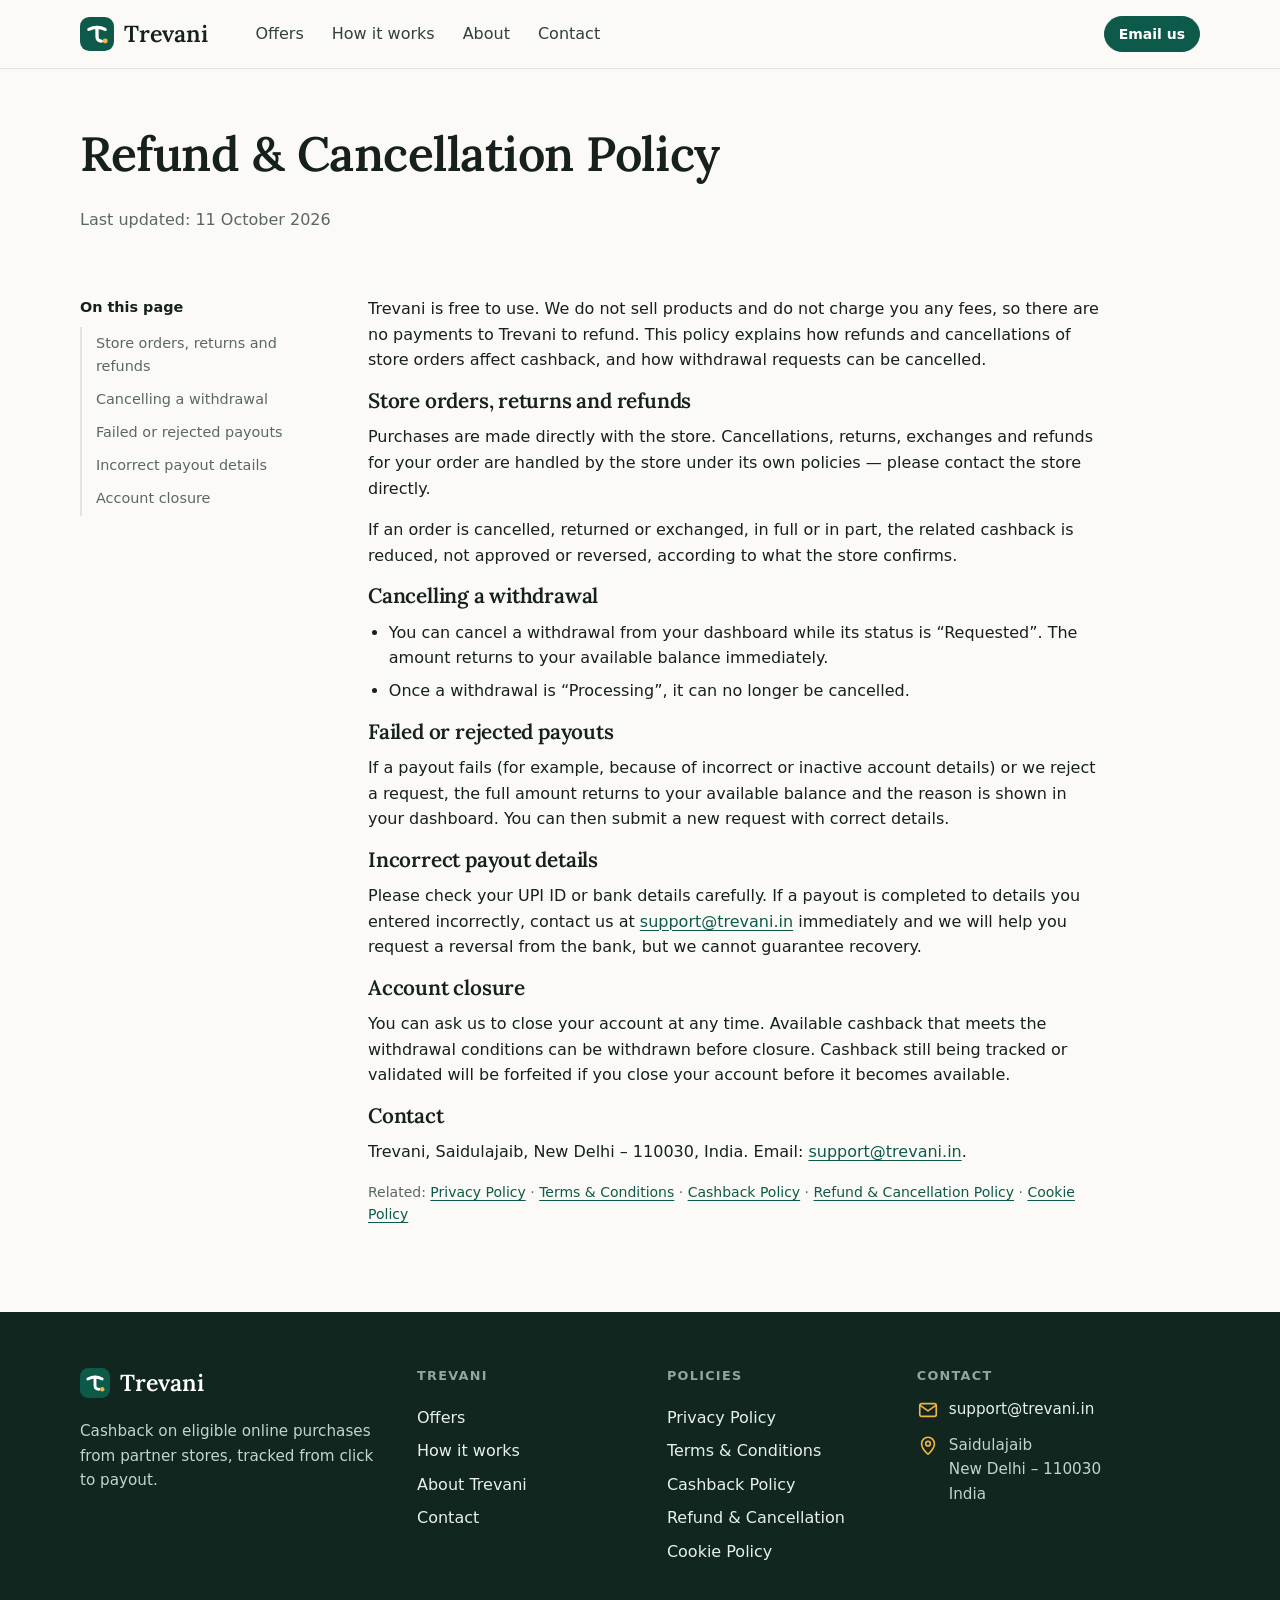
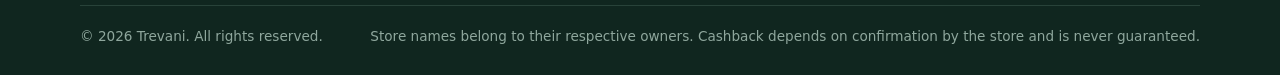
<file: refund-policy.html>
<!doctype html>
<html lang="en-IN">
<head>
<meta charset="utf-8">
<meta name="viewport" content="width=device-width, initial-scale=1">
<title>Refund &amp; Cancellation Policy · Trevani</title>
<meta name="description" content="How store refunds and cancellations affect cashback at Trevani.">
<link rel="canonical" href="https://trevani.in/refund-policy.html">
<meta name="theme-color" content="#0E5A4A">
<meta property="og:type" content="website">
<meta property="og:site_name" content="Trevani">
<meta property="og:locale" content="en_IN">
<meta property="og:title" content="Refund &amp; Cancellation Policy · Trevani">
<meta property="og:description" content="How store refunds and cancellations affect cashback at Trevani.">
<meta property="og:url" content="https://trevani.in/refund-policy.html">
<meta property="og:image" content="https://trevani.in/img/og-image.png">
<meta property="og:image:width" content="1200">
<meta property="og:image:height" content="630">
<meta property="og:image:alt" content="Trevani — cashback, tracked from click to payout">
<meta name="twitter:card" content="summary_large_image">
<meta name="twitter:title" content="Refund &amp; Cancellation Policy · Trevani">
<meta name="twitter:description" content="How store refunds and cancellations affect cashback at Trevani.">
<meta name="twitter:image" content="https://trevani.in/img/og-image.png">
<link rel="icon" href="favicon.ico" sizes="32x32">
<link rel="icon" href="img/favicon.svg" type="image/svg+xml">
<link rel="apple-touch-icon" href="img/apple-touch-icon.png">
<link rel="manifest" href="site.webmanifest">
<link rel="preload" href="fonts/lora-var.woff" as="font" type="font/woff" crossorigin>
<link rel="stylesheet" href="css/site.css?v=3">

<script src="js/site.js?v=3" defer></script>
</head>
<body>
<a class="skip-link" href="#main">Skip to content</a>
<header class="site-header">
  <div class="container header-row">
    <a class="logo" href="index.html" aria-label="Trevani home"><svg viewBox="0 0 48 48" width="34" height="34" aria-hidden="true" focusable="false"><rect width="48" height="48" rx="13" fill="#0E5A4A"/><path d="M12.5 17.5Q24 11.5 35.5 17.5" fill="none" stroke="#fff" stroke-width="4.6" stroke-linecap="round"/><path d="M24 14.6V27.6Q24 34 30.2 34" fill="none" stroke="#fff" stroke-width="4.6" stroke-linecap="round"/><circle cx="35.6" cy="34" r="3.5" fill="#F2B544"/></svg><span>Trevani</span></a>
    <nav class="nav-desktop" aria-label="Main"><a href="offers.html" >Offers</a><a href="how-it-works.html" >How it works</a><a href="about.html" >About</a><a href="contact.html" >Contact</a></nav>
    <div class="header-actions"><a class="btn btn-primary btn-sm" href="mailto:support@trevani.in">Email us</a></div>
    <details class="nav-mobile">
      <summary aria-label="Menu"><svg class="icon" viewBox="0 0 24 24" width="24" height="24" fill="none" stroke="currentColor" stroke-width="1.8" stroke-linecap="round" stroke-linejoin="round" aria-hidden="true" focusable="false"><path d="M4 7h16M4 12h16M4 17h16"/></svg></summary>
      <nav class="nav-mobile-panel" aria-label="Mobile">
        <a href="offers.html" >Offers</a><a href="how-it-works.html" >How it works</a><a href="about.html" >About</a><a href="contact.html" >Contact</a>
        <hr>
        <a class="btn btn-primary" href="mailto:support@trevani.in">Email us</a>
      </nav>
    </details>
  </div>
</header>

<main id="main">

<section class="page-head">
  <div class="container">
    <h1>Refund &amp; Cancellation Policy</h1>
    <p class="muted">Last updated: 11 October 2026</p>
  </div>
</section>
<section class="section section-tight">
  <div class="container legal-layout">
    <nav class="legal-toc" aria-label="On this page">
      <p class="toc-title">On this page</p>
      <ol><li><a href="#store-orders-returns-and-refunds">Store orders, returns and refunds</a></li><li><a href="#cancelling-a-withdrawal">Cancelling a withdrawal</a></li><li><a href="#failed-or-rejected-payouts">Failed or rejected payouts</a></li><li><a href="#incorrect-payout-details">Incorrect payout details</a></li><li><a href="#account-closure">Account closure</a></li></ol>
    </nav>
    <article class="prose legal">
      
<p>Trevani is free to use. We do not sell products and do not charge you any fees, so there are no payments to Trevani to refund. This policy explains how refunds and cancellations of store orders affect cashback, and how withdrawal requests can be cancelled.</p>
      <section id="store-orders-returns-and-refunds"><h2>Store orders, returns and refunds</h2><p>Purchases are made directly with the store. Cancellations, returns, exchanges and refunds for your order are handled by the store under its own policies — please contact the store directly.</p><p>If an order is cancelled, returned or exchanged, in full or in part, the related cashback is reduced, not approved or reversed, according to what the store confirms.</p></section><section id="cancelling-a-withdrawal"><h2>Cancelling a withdrawal</h2><ul>
    <li>You can cancel a withdrawal from your dashboard while its status is “Requested”. The amount returns to your available balance immediately.</li>
    <li>Once a withdrawal is “Processing”, it can no longer be cancelled.</li>
  </ul></section><section id="failed-or-rejected-payouts"><h2>Failed or rejected payouts</h2><p>If a payout fails (for example, because of incorrect or inactive account details) or we reject a request, the full amount returns to your available balance and the reason is shown in your dashboard. You can then submit a new request with correct details.</p></section><section id="incorrect-payout-details"><h2>Incorrect payout details</h2><p>Please check your UPI ID or bank details carefully. If a payout is completed to details you entered incorrectly, contact us at <a href="mailto:support@trevani.in">support@trevani.in</a> immediately and we will help you request a reversal from the bank, but we cannot guarantee recovery.</p></section><section id="account-closure"><h2>Account closure</h2><p>You can ask us to close your account at any time. Available cashback that meets the withdrawal conditions can be withdrawn before closure. Cashback still being tracked or validated will be forfeited if you close your account before it becomes available.</p></section>
      <section><h2>Contact</h2><p>Trevani, Saidulajaib, New Delhi – 110030, India. Email: <a href="mailto:support@trevani.in">support@trevani.in</a>.</p></section>
      <p class="muted small">Related: <a href="privacy-policy.html">Privacy Policy</a> · <a href="terms.html">Terms &amp; Conditions</a> · <a href="cashback-policy.html">Cashback Policy</a> · <a href="refund-policy.html">Refund &amp; Cancellation Policy</a> · <a href="cookie-policy.html">Cookie Policy</a></p>
    </article>
  </div>
</section>
</main>
<footer class="site-footer">
  <div class="container footer-grid">
    <div class="footer-brand">
      <a class="logo" href="index.html" aria-label="Trevani home"><svg viewBox="0 0 48 48" width="30" height="30" aria-hidden="true" focusable="false"><rect width="48" height="48" rx="13" fill="#0E5A4A"/><path d="M12.5 17.5Q24 11.5 35.5 17.5" fill="none" stroke="#fff" stroke-width="4.6" stroke-linecap="round"/><path d="M24 14.6V27.6Q24 34 30.2 34" fill="none" stroke="#fff" stroke-width="4.6" stroke-linecap="round"/><circle cx="35.6" cy="34" r="3.5" fill="#F2B544"/></svg><span>Trevani</span></a>
      <p>Cashback on eligible online purchases from partner stores, tracked from click to payout.</p>
    </div>
    <nav aria-label="Trevani">
      <h2>Trevani</h2>
      <a href="offers.html">Offers</a>
      <a href="how-it-works.html">How it works</a>
      <a href="about.html">About Trevani</a>
      <a href="contact.html">Contact</a>
    </nav>
    <nav aria-label="Policies">
      <h2>Policies</h2>
      <a href="privacy-policy.html">Privacy Policy</a>
      <a href="terms.html">Terms &amp; Conditions</a>
      <a href="cashback-policy.html">Cashback Policy</a>
      <a href="refund-policy.html">Refund &amp; Cancellation</a>
      <a href="cookie-policy.html">Cookie Policy</a>
    </nav>
    <div>
      <h2>Contact</h2>
      <p class="footer-contact"><svg class="icon" viewBox="0 0 24 24" width="24" height="24" fill="none" stroke="currentColor" stroke-width="1.8" stroke-linecap="round" stroke-linejoin="round" aria-hidden="true" focusable="false"><rect x="3" y="5" width="18" height="14" rx="2"/><path d="M3.5 7l8.5 6 8.5-6"/></svg><a href="mailto:support@trevani.in">support@trevani.in</a></p>
      <address class="footer-contact"><svg class="icon" viewBox="0 0 24 24" width="24" height="24" fill="none" stroke="currentColor" stroke-width="1.8" stroke-linecap="round" stroke-linejoin="round" aria-hidden="true" focusable="false"><path d="M12 21s7-6.2 7-11.5a7 7 0 00-14 0C5 14.8 12 21 12 21z"/><circle cx="12" cy="9.5" r="2.5"/></svg><span>Saidulajaib<br>New Delhi – 110030<br>India</span></address>
    </div>
  </div>
  <div class="container"><div class="footer-base">
    <p>© 2026 Trevani. All rights reserved.</p>
    <p>Store names belong to their respective owners. Cashback depends on confirmation by the store and is never guaranteed.</p>
  </div></div>
</footer>
</body>
</html>
</file>
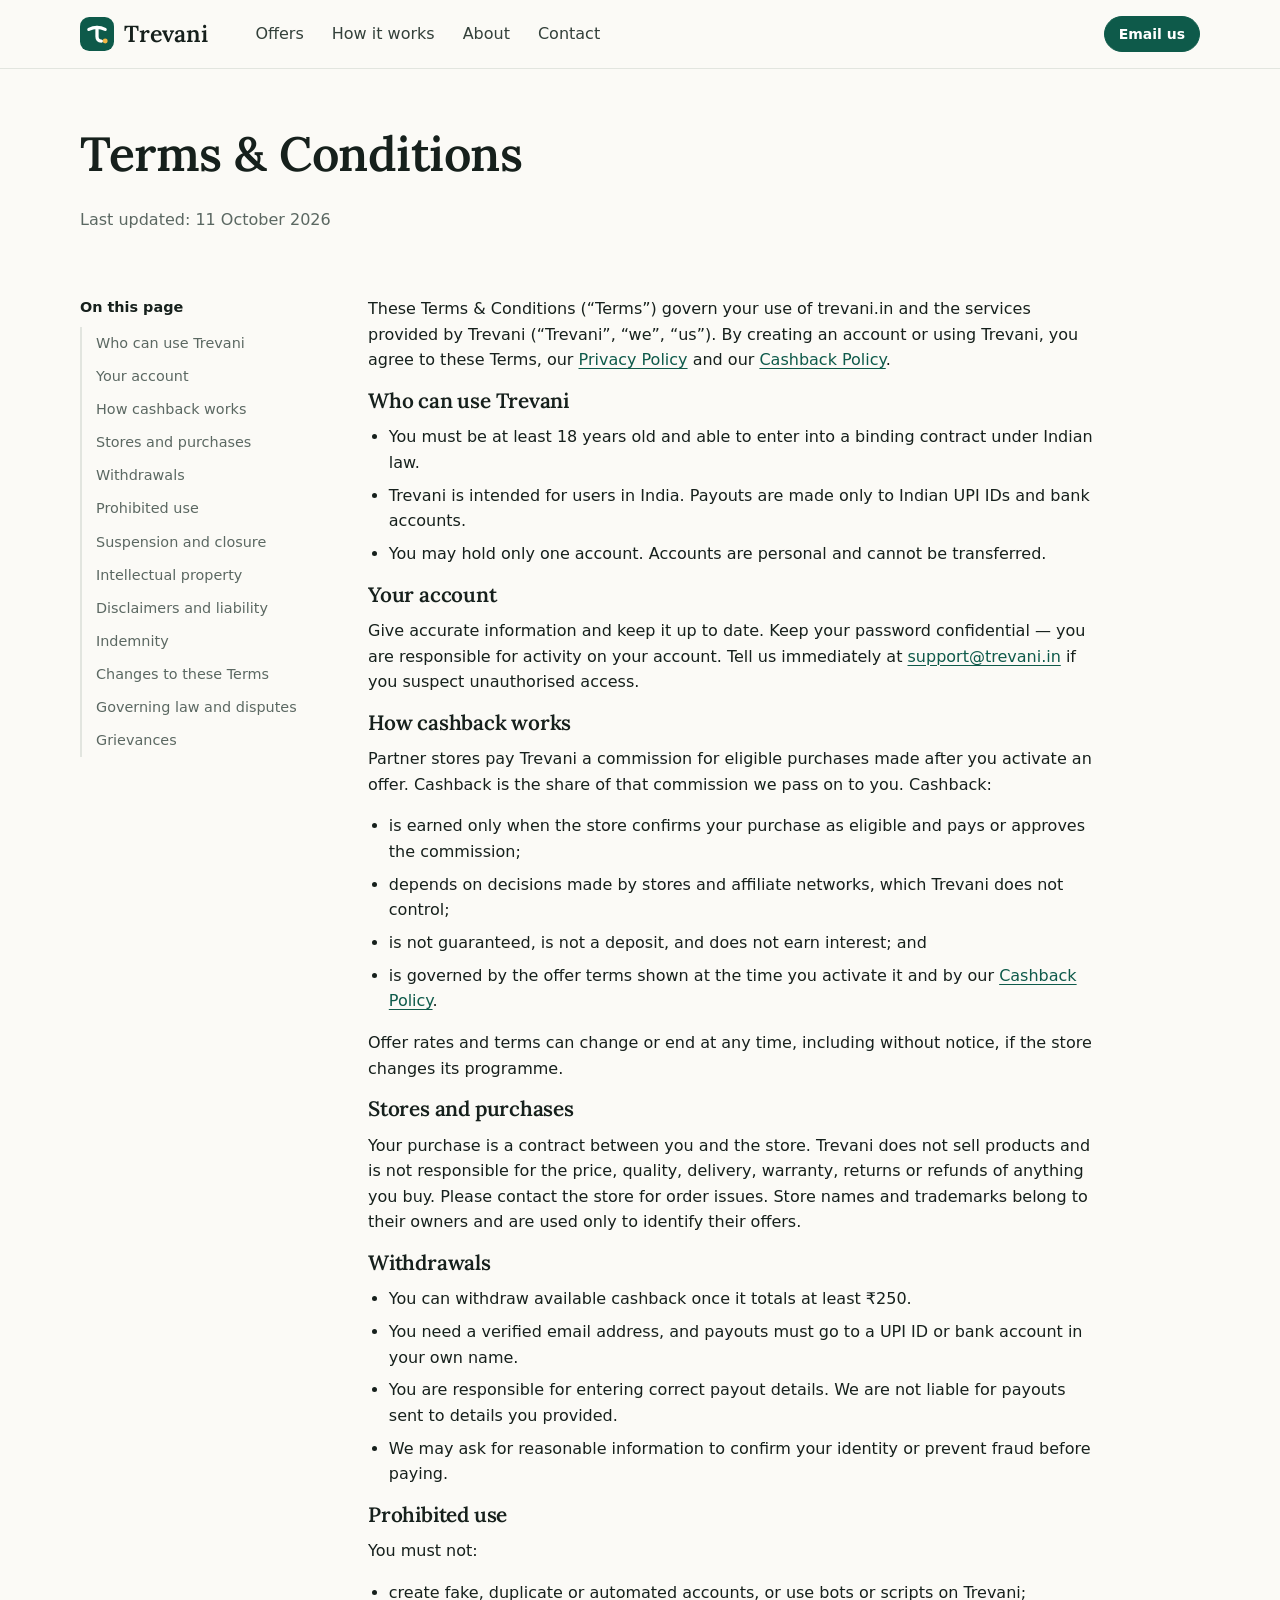
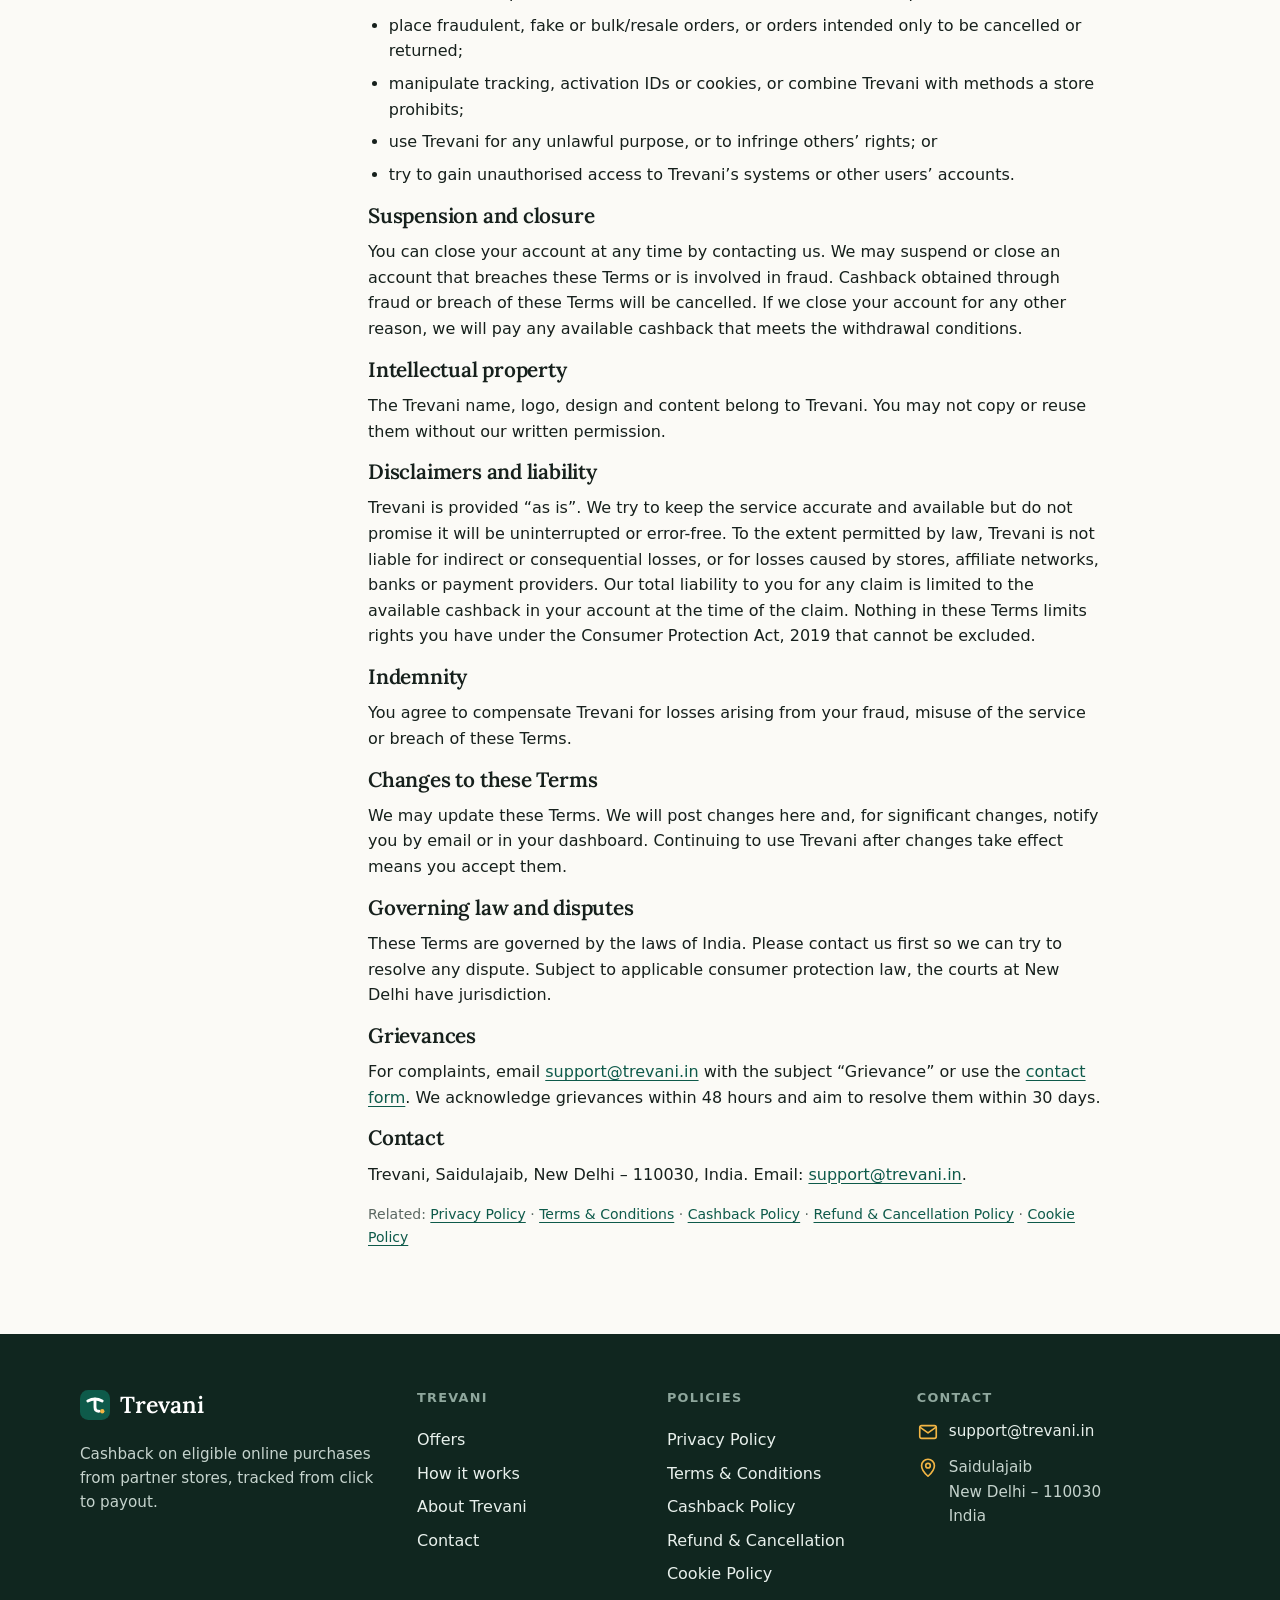
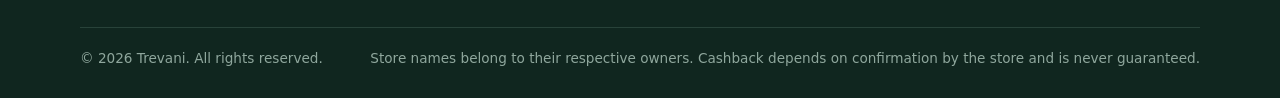
<file: terms.html>
<!doctype html>
<html lang="en-IN">
<head>
<meta charset="utf-8">
<meta name="viewport" content="width=device-width, initial-scale=1">
<title>Terms &amp; Conditions · Trevani</title>
<meta name="description" content="The terms that govern your use of Trevani’s cashback service.">
<link rel="canonical" href="https://trevani.in/terms.html">
<meta name="theme-color" content="#0E5A4A">
<meta property="og:type" content="website">
<meta property="og:site_name" content="Trevani">
<meta property="og:locale" content="en_IN">
<meta property="og:title" content="Terms &amp; Conditions · Trevani">
<meta property="og:description" content="The terms that govern your use of Trevani’s cashback service.">
<meta property="og:url" content="https://trevani.in/terms.html">
<meta property="og:image" content="https://trevani.in/img/og-image.png">
<meta property="og:image:width" content="1200">
<meta property="og:image:height" content="630">
<meta property="og:image:alt" content="Trevani — cashback, tracked from click to payout">
<meta name="twitter:card" content="summary_large_image">
<meta name="twitter:title" content="Terms &amp; Conditions · Trevani">
<meta name="twitter:description" content="The terms that govern your use of Trevani’s cashback service.">
<meta name="twitter:image" content="https://trevani.in/img/og-image.png">
<link rel="icon" href="favicon.ico" sizes="32x32">
<link rel="icon" href="img/favicon.svg" type="image/svg+xml">
<link rel="apple-touch-icon" href="img/apple-touch-icon.png">
<link rel="manifest" href="site.webmanifest">
<link rel="preload" href="fonts/lora-var.woff" as="font" type="font/woff" crossorigin>
<link rel="stylesheet" href="css/site.css?v=3">

<script src="js/site.js?v=3" defer></script>
</head>
<body>
<a class="skip-link" href="#main">Skip to content</a>
<header class="site-header">
  <div class="container header-row">
    <a class="logo" href="index.html" aria-label="Trevani home"><svg viewBox="0 0 48 48" width="34" height="34" aria-hidden="true" focusable="false"><rect width="48" height="48" rx="13" fill="#0E5A4A"/><path d="M12.5 17.5Q24 11.5 35.5 17.5" fill="none" stroke="#fff" stroke-width="4.6" stroke-linecap="round"/><path d="M24 14.6V27.6Q24 34 30.2 34" fill="none" stroke="#fff" stroke-width="4.6" stroke-linecap="round"/><circle cx="35.6" cy="34" r="3.5" fill="#F2B544"/></svg><span>Trevani</span></a>
    <nav class="nav-desktop" aria-label="Main"><a href="offers.html" >Offers</a><a href="how-it-works.html" >How it works</a><a href="about.html" >About</a><a href="contact.html" >Contact</a></nav>
    <div class="header-actions"><a class="btn btn-primary btn-sm" href="mailto:support@trevani.in">Email us</a></div>
    <details class="nav-mobile">
      <summary aria-label="Menu"><svg class="icon" viewBox="0 0 24 24" width="24" height="24" fill="none" stroke="currentColor" stroke-width="1.8" stroke-linecap="round" stroke-linejoin="round" aria-hidden="true" focusable="false"><path d="M4 7h16M4 12h16M4 17h16"/></svg></summary>
      <nav class="nav-mobile-panel" aria-label="Mobile">
        <a href="offers.html" >Offers</a><a href="how-it-works.html" >How it works</a><a href="about.html" >About</a><a href="contact.html" >Contact</a>
        <hr>
        <a class="btn btn-primary" href="mailto:support@trevani.in">Email us</a>
      </nav>
    </details>
  </div>
</header>

<main id="main">

<section class="page-head">
  <div class="container">
    <h1>Terms &amp; Conditions</h1>
    <p class="muted">Last updated: 11 October 2026</p>
  </div>
</section>
<section class="section section-tight">
  <div class="container legal-layout">
    <nav class="legal-toc" aria-label="On this page">
      <p class="toc-title">On this page</p>
      <ol><li><a href="#who-can-use-trevani">Who can use Trevani</a></li><li><a href="#your-account">Your account</a></li><li><a href="#how-cashback-works">How cashback works</a></li><li><a href="#stores-and-purchases">Stores and purchases</a></li><li><a href="#withdrawals">Withdrawals</a></li><li><a href="#prohibited-use">Prohibited use</a></li><li><a href="#suspension-and-closure">Suspension and closure</a></li><li><a href="#intellectual-property">Intellectual property</a></li><li><a href="#disclaimers-and-liability">Disclaimers and liability</a></li><li><a href="#indemnity">Indemnity</a></li><li><a href="#changes-to-these-terms">Changes to these Terms</a></li><li><a href="#governing-law-and-disputes">Governing law and disputes</a></li><li><a href="#grievances">Grievances</a></li></ol>
    </nav>
    <article class="prose legal">
      
<p>These Terms &amp; Conditions (“Terms”) govern your use of trevani.in and the services provided by Trevani (“Trevani”, “we”, “us”). By creating an account or using Trevani, you agree to these Terms, our <a href="privacy-policy.html">Privacy Policy</a> and our <a href="cashback-policy.html">Cashback Policy</a>.</p>
      <section id="who-can-use-trevani"><h2>Who can use Trevani</h2><ul>
    <li>You must be at least 18 years old and able to enter into a binding contract under Indian law.</li>
    <li>Trevani is intended for users in India. Payouts are made only to Indian UPI IDs and bank accounts.</li>
    <li>You may hold only one account. Accounts are personal and cannot be transferred.</li>
  </ul></section><section id="your-account"><h2>Your account</h2><p>Give accurate information and keep it up to date. Keep your password confidential — you are responsible for activity on your account. Tell us immediately at <a href="mailto:support@trevani.in">support@trevani.in</a> if you suspect unauthorised access.</p></section><section id="how-cashback-works"><h2>How cashback works</h2><p>Partner stores pay Trevani a commission for eligible purchases made after you activate an offer. Cashback is the share of that commission we pass on to you. Cashback:</p><ul>
    <li>is earned only when the store confirms your purchase as eligible and pays or approves the commission;</li>
    <li>depends on decisions made by stores and affiliate networks, which Trevani does not control;</li>
    <li>is not guaranteed, is not a deposit, and does not earn interest; and</li>
    <li>is governed by the offer terms shown at the time you activate it and by our <a href="cashback-policy.html">Cashback Policy</a>.</li>
  </ul><p>Offer rates and terms can change or end at any time, including without notice, if the store changes its programme.</p></section><section id="stores-and-purchases"><h2>Stores and purchases</h2><p>Your purchase is a contract between you and the store. Trevani does not sell products and is not responsible for the price, quality, delivery, warranty, returns or refunds of anything you buy. Please contact the store for order issues. Store names and trademarks belong to their owners and are used only to identify their offers.</p></section><section id="withdrawals"><h2>Withdrawals</h2><ul>
    <li>You can withdraw available cashback once it totals at least ₹250.</li>
    <li>You need a verified email address, and payouts must go to a UPI ID or bank account in your own name.</li>
    <li>You are responsible for entering correct payout details. We are not liable for payouts sent to details you provided.</li>
    <li>We may ask for reasonable information to confirm your identity or prevent fraud before paying.</li>
  </ul></section><section id="prohibited-use"><h2>Prohibited use</h2><p>You must not:</p><ul>
    <li>create fake, duplicate or automated accounts, or use bots or scripts on Trevani;</li>
    <li>place fraudulent, fake or bulk/resale orders, or orders intended only to be cancelled or returned;</li>
    <li>manipulate tracking, activation IDs or cookies, or combine Trevani with methods a store prohibits;</li>
    <li>use Trevani for any unlawful purpose, or to infringe others’ rights; or</li>
    <li>try to gain unauthorised access to Trevani’s systems or other users’ accounts.</li>
  </ul></section><section id="suspension-and-closure"><h2>Suspension and closure</h2><p>You can close your account at any time by contacting us. We may suspend or close an account that breaches these Terms or is involved in fraud. Cashback obtained through fraud or breach of these Terms will be cancelled. If we close your account for any other reason, we will pay any available cashback that meets the withdrawal conditions.</p></section><section id="intellectual-property"><h2>Intellectual property</h2><p>The Trevani name, logo, design and content belong to Trevani. You may not copy or reuse them without our written permission.</p></section><section id="disclaimers-and-liability"><h2>Disclaimers and liability</h2><p>Trevani is provided “as is”. We try to keep the service accurate and available but do not promise it will be uninterrupted or error-free. To the extent permitted by law, Trevani is not liable for indirect or consequential losses, or for losses caused by stores, affiliate networks, banks or payment providers. Our total liability to you for any claim is limited to the available cashback in your account at the time of the claim. Nothing in these Terms limits rights you have under the Consumer Protection Act, 2019 that cannot be excluded.</p></section><section id="indemnity"><h2>Indemnity</h2><p>You agree to compensate Trevani for losses arising from your fraud, misuse of the service or breach of these Terms.</p></section><section id="changes-to-these-terms"><h2>Changes to these Terms</h2><p>We may update these Terms. We will post changes here and, for significant changes, notify you by email or in your dashboard. Continuing to use Trevani after changes take effect means you accept them.</p></section><section id="governing-law-and-disputes"><h2>Governing law and disputes</h2><p>These Terms are governed by the laws of India. Please contact us first so we can try to resolve any dispute. Subject to applicable consumer protection law, the courts at New Delhi have jurisdiction.</p></section><section id="grievances"><h2>Grievances</h2><p>For complaints, email <a href="mailto:support@trevani.in">support@trevani.in</a> with the subject “Grievance” or use the <a href="contact.html">contact form</a>. We acknowledge grievances within 48 hours and aim to resolve them within 30 days.</p></section>
      <section><h2>Contact</h2><p>Trevani, Saidulajaib, New Delhi – 110030, India. Email: <a href="mailto:support@trevani.in">support@trevani.in</a>.</p></section>
      <p class="muted small">Related: <a href="privacy-policy.html">Privacy Policy</a> · <a href="terms.html">Terms &amp; Conditions</a> · <a href="cashback-policy.html">Cashback Policy</a> · <a href="refund-policy.html">Refund &amp; Cancellation Policy</a> · <a href="cookie-policy.html">Cookie Policy</a></p>
    </article>
  </div>
</section>
</main>
<footer class="site-footer">
  <div class="container footer-grid">
    <div class="footer-brand">
      <a class="logo" href="index.html" aria-label="Trevani home"><svg viewBox="0 0 48 48" width="30" height="30" aria-hidden="true" focusable="false"><rect width="48" height="48" rx="13" fill="#0E5A4A"/><path d="M12.5 17.5Q24 11.5 35.5 17.5" fill="none" stroke="#fff" stroke-width="4.6" stroke-linecap="round"/><path d="M24 14.6V27.6Q24 34 30.2 34" fill="none" stroke="#fff" stroke-width="4.6" stroke-linecap="round"/><circle cx="35.6" cy="34" r="3.5" fill="#F2B544"/></svg><span>Trevani</span></a>
      <p>Cashback on eligible online purchases from partner stores, tracked from click to payout.</p>
    </div>
    <nav aria-label="Trevani">
      <h2>Trevani</h2>
      <a href="offers.html">Offers</a>
      <a href="how-it-works.html">How it works</a>
      <a href="about.html">About Trevani</a>
      <a href="contact.html">Contact</a>
    </nav>
    <nav aria-label="Policies">
      <h2>Policies</h2>
      <a href="privacy-policy.html">Privacy Policy</a>
      <a href="terms.html">Terms &amp; Conditions</a>
      <a href="cashback-policy.html">Cashback Policy</a>
      <a href="refund-policy.html">Refund &amp; Cancellation</a>
      <a href="cookie-policy.html">Cookie Policy</a>
    </nav>
    <div>
      <h2>Contact</h2>
      <p class="footer-contact"><svg class="icon" viewBox="0 0 24 24" width="24" height="24" fill="none" stroke="currentColor" stroke-width="1.8" stroke-linecap="round" stroke-linejoin="round" aria-hidden="true" focusable="false"><rect x="3" y="5" width="18" height="14" rx="2"/><path d="M3.5 7l8.5 6 8.5-6"/></svg><a href="mailto:support@trevani.in">support@trevani.in</a></p>
      <address class="footer-contact"><svg class="icon" viewBox="0 0 24 24" width="24" height="24" fill="none" stroke="currentColor" stroke-width="1.8" stroke-linecap="round" stroke-linejoin="round" aria-hidden="true" focusable="false"><path d="M12 21s7-6.2 7-11.5a7 7 0 00-14 0C5 14.8 12 21 12 21z"/><circle cx="12" cy="9.5" r="2.5"/></svg><span>Saidulajaib<br>New Delhi – 110030<br>India</span></address>
    </div>
  </div>
  <div class="container"><div class="footer-base">
    <p>© 2026 Trevani. All rights reserved.</p>
    <p>Store names belong to their respective owners. Cashback depends on confirmation by the store and is never guaranteed.</p>
  </div></div>
</footer>
</body>
</html>
</file>
<file: css/site.css>
/* Trevani — design system */
@font-face {
  font-family: "Lora";
  src: url("../fonts/lora-var.woff") format("woff");
  font-weight: 400 700;
  font-style: normal;
  font-display: swap;
}

:root {
  --brand: #0E5A4A;
  --brand-700: #0A4639;
  --brand-600: #0C5042;
  --brand-100: #D7EBE4;
  --brand-50: #EDF6F2;
  --accent: #F2B544;
  --accent-600: #D99A22;
  --accent-50: #FDF4E1;
  --ink: #16201C;
  --ink-2: #33403A;
  --muted: #5B6862;
  --line: #E2E5DF;
  --line-2: #CFD5CE;
  --bg: #FBFAF6;
  --surface: #FFFFFF;
  --tint: #F3F1EA;
  --ok: #1D6B45; --ok-bg: #E3F3EA;
  --info: #23527C; --info-bg: #E5EEF7;
  --warn: #7A5408; --warn-bg: #FBF0D6;
  --bad: #A23232; --bad-bg: #FBE7E5;
  --radius: 14px;
  --radius-sm: 10px;
  --shadow: 0 1px 2px rgba(22, 32, 28, .05), 0 4px 16px rgba(22, 32, 28, .05);
  --serif: "Lora", "Iowan Old Style", "Palatino Linotype", Palatino, Georgia, serif;
  --sans: system-ui, -apple-system, "Segoe UI", Roboto, "Noto Sans", "Helvetica Neue", Arial, sans-serif;
  --focus: 0 0 0 3px rgba(242, 181, 68, .55);
}

*, *::before, *::after { box-sizing: border-box; }
html { -webkit-text-size-adjust: 100%; scroll-behavior: smooth; }
@media (prefers-reduced-motion: reduce) { html { scroll-behavior: auto; } * { transition: none !important; } }
body {
  margin: 0; background: var(--bg); color: var(--ink);
  font: 16px/1.6 var(--sans); text-rendering: optimizeLegibility;
  -webkit-font-smoothing: antialiased;
}
img, svg { display: block; max-width: 100%; }
a { color: var(--brand); text-underline-offset: 3px; text-decoration-thickness: 1px; }
a:hover { color: var(--brand-700); }
:focus-visible { outline: none; box-shadow: var(--focus); border-radius: 6px; }
h1, h2, h3 { font-family: var(--serif); font-weight: 600; line-height: 1.2; color: var(--ink); margin: 0 0 .5em; letter-spacing: -.01em; }
h1 { font-size: clamp(1.9rem, 1.2rem + 2.6vw, 3rem); }
h2 { font-size: clamp(1.35rem, 1.1rem + 1vw, 1.8rem); }
h3 { font-size: 1.15rem; }
p { margin: 0 0 1em; }
code { font: .9em ui-monospace, SFMono-Regular, Menlo, Consolas, monospace; background: var(--tint); padding: .1em .35em; border-radius: 5px; word-break: break-all; }
hr { border: 0; border-top: 1px solid var(--line); margin: 12px 0; }
address { font-style: normal; }
.sr-only { position: absolute; width: 1px; height: 1px; overflow: hidden; clip: rect(0 0 0 0); white-space: nowrap; }
.skip-link { position: absolute; left: 12px; top: -60px; background: var(--ink); color: #fff; padding: 10px 14px; border-radius: 8px; z-index: 100; }
.skip-link:focus { top: 12px; color: #fff; }

.container { width: 100%; max-width: 1160px; margin: 0 auto; padding: 0 20px; }
.narrow { max-width: 760px; }
.center { text-align: center; }
.right { text-align: right; }
.muted { color: var(--muted); }
.small { font-size: .875rem; }
.text-bad { color: var(--bad); }
.pre { white-space: pre-wrap; word-break: break-word; }
.row-between { display: flex; justify-content: space-between; align-items: center; gap: 12px; flex-wrap: wrap; }
.row-between h2 { margin: 0; }

/* Icons */
.icon { width: 22px; height: 22px; flex: none; }
.icon-sm { width: 18px; height: 18px; }
.icon-lg { width: 36px; height: 36px; }
.icon-xl { width: 56px; height: 56px; margin: 0 auto 12px; }
.icon-brand { color: var(--brand); }

/* Logo */
.logo { display: inline-flex; align-items: center; gap: 10px; text-decoration: none; color: var(--ink); font: 600 1.45rem/1 var(--serif); letter-spacing: -.01em; }
.logo:hover { color: var(--ink); }

/* Buttons */
.btn {
  --b: transparent; display: inline-flex; align-items: center; justify-content: center; gap: 8px;
  min-height: 44px; padding: 10px 18px; border-radius: 999px; border: 1.5px solid var(--b);
  font: 600 .95rem/1.2 var(--sans); text-decoration: none; cursor: pointer; white-space: nowrap;
  transition: background .15s, color .15s, border-color .15s, transform .05s;
}
.btn:active { transform: translateY(1px); }
.btn-primary { background: var(--brand); color: #fff; --b: var(--brand); }
.btn-primary:hover { background: var(--brand-700); color: #fff; --b: var(--brand-700); }
.btn-accent { background: var(--accent); color: var(--ink); --b: var(--accent); }
.btn-accent:hover { background: var(--accent-600); color: var(--ink); --b: var(--accent-600); }
.btn-ghost { background: transparent; color: var(--brand); --b: var(--line-2); }
.btn-ghost:hover { background: var(--brand-50); color: var(--brand-700); --b: var(--brand-100); }
.btn-outline { background: var(--surface); color: var(--brand); --b: var(--brand); }
.btn-outline:hover { background: var(--brand); color: #fff; }
.btn-danger { background: var(--bad); color: #fff; --b: var(--bad); }
.btn-sm { min-height: 36px; padding: 6px 14px; font-size: .875rem; }
.btn-lg { min-height: 52px; padding: 12px 24px; font-size: 1rem; }
.btn-block { width: 100%; }
.linklike { background: none; border: 0; padding: 0; color: var(--muted); font: inherit; cursor: pointer; text-decoration: underline; text-underline-offset: 3px; }
.link-arrow { display: inline-flex; align-items: center; gap: 6px; font-weight: 600; text-decoration: none; }
.link-arrow:hover { text-decoration: underline; }

/* Header */
.site-header { position: sticky; top: 0; z-index: 50; background: rgba(251, 250, 246, .92); backdrop-filter: saturate(1.4) blur(10px); border-bottom: 1px solid var(--line); }
.header-row { display: flex; align-items: center; gap: 24px; min-height: 68px; }
.nav-desktop { display: flex; gap: 4px; margin-left: 12px; }
.nav-desktop a { padding: 8px 12px; border-radius: 999px; color: var(--ink-2); text-decoration: none; font-weight: 500; }
.nav-desktop a:hover { background: var(--tint); color: var(--ink); }
.nav-desktop a[aria-current] { color: var(--brand); background: var(--brand-50); }
.header-actions { margin-left: auto; display: flex; gap: 8px; align-items: center; }
.nav-mobile { display: none; position: relative; margin-left: auto; }
.nav-mobile summary { list-style: none; display: grid; place-items: center; width: 44px; height: 44px; border-radius: 12px; border: 1px solid var(--line-2); cursor: pointer; color: var(--ink); }
.nav-mobile summary::-webkit-details-marker { display: none; }
.nav-mobile[open] summary { background: var(--tint); }
.nav-mobile-panel { position: absolute; right: 0; top: 54px; width: min(300px, calc(100vw - 32px)); background: var(--surface); border: 1px solid var(--line); border-radius: var(--radius); box-shadow: 0 12px 40px rgba(22, 32, 28, .14); padding: 10px; display: flex; flex-direction: column; }
.nav-mobile-panel a:not(.btn) { padding: 12px; border-radius: 10px; color: var(--ink); text-decoration: none; font-weight: 500; }
.nav-mobile-panel a:not(.btn):hover, .nav-mobile-panel a[aria-current] { background: var(--brand-50); color: var(--brand); }
.nav-mobile-panel .btn { margin-top: 6px; }
@media (max-width: 880px) {
  .nav-desktop, .header-actions { display: none; }
  .nav-mobile { display: block; }
}

/* Flash */
.flash-wrap { margin-top: 16px; display: grid; gap: 8px; }
.flash { display: flex; gap: 10px; align-items: flex-start; padding: 12px 16px; border-radius: var(--radius-sm); border: 1px solid; }
.flash p { margin: 0; }
.flash-success { background: var(--ok-bg); border-color: #BFE0CD; color: var(--ok); }
.flash-error { background: var(--bad-bg); border-color: #F0C4C0; color: var(--bad); }
.flash-info { background: var(--info-bg); border-color: #C6D8EA; color: var(--info); }

/* Sections */
.section { padding: 72px 0; }
.section-tight { padding: 40px 0 72px; }
.section-tint { background: var(--tint); }
.section-head { max-width: 640px; margin-bottom: 32px; }
.section-head p { color: var(--muted); margin: 0; }
.section-head.row-between { max-width: none; align-items: flex-end; }
.eyebrow { text-transform: uppercase; letter-spacing: .08em; font-size: .78rem; font-weight: 700; color: var(--brand); margin-bottom: 12px; }
.lead { font-size: 1.125rem; color: var(--ink-2); max-width: 62ch; }
.page-head { padding: 56px 0 8px; }
.page-head .lead { margin-bottom: 0; }
@media (max-width: 640px) { .section { padding: 52px 0; } .page-head { padding: 36px 0 0; } }

/* Hero */
.hero { padding: 64px 0 72px; background: radial-gradient(1200px 400px at 85% -10%, var(--brand-50), transparent 60%); }
.hero-grid { display: grid; grid-template-columns: 1.15fr .85fr; gap: 56px; align-items: center; }
.hero h1 { max-width: 16ch; }
.cta-row { display: flex; gap: 12px; flex-wrap: wrap; margin: 28px 0 24px; }
.hero-points { list-style: none; padding: 0; margin: 0; display: flex; flex-wrap: wrap; gap: 10px 22px; color: var(--ink-2); font-size: .95rem; }
.hero-points li { display: flex; align-items: center; gap: 6px; }
.hero-points .icon { color: var(--brand); }
.track-card { background: var(--surface); border: 1px solid var(--line); border-radius: 22px; padding: 28px; box-shadow: 0 20px 60px rgba(14, 90, 74, .12); }
.track-title { font: 600 1.1rem var(--serif); margin-bottom: 20px; }
.track-steps { list-style: none; margin: 0; padding: 0; }
.track-steps li { display: flex; gap: 14px; position: relative; padding-bottom: 22px; }
.track-steps li:last-child { padding-bottom: 0; }
.track-steps li:not(:last-child)::before { content: ""; position: absolute; left: 8px; top: 20px; bottom: 0; width: 2px; background: var(--line); }
.track-steps li.done:not(:last-child)::before { background: var(--brand); }
.track-steps .dot { width: 18px; height: 18px; border-radius: 50%; border: 2px solid var(--line-2); background: var(--surface); flex: none; margin-top: 3px; position: relative; z-index: 1; }
.track-steps .done .dot { background: var(--brand); border-color: var(--brand); }
.track-steps .now .dot { background: var(--accent); border-color: var(--accent); box-shadow: 0 0 0 5px var(--accent-50); }
.track-steps strong { display: block; }
.track-steps small { color: var(--muted); font-size: .875rem; }
@media (max-width: 880px) { .hero-grid { grid-template-columns: 1fr; gap: 36px; } .hero { padding: 40px 0 56px; } }

/* Steps */
.steps-4 { list-style: none; padding: 0; margin: 0 0 28px; display: grid; grid-template-columns: repeat(4, 1fr); gap: 20px; counter-reset: s; }
.steps-4 li { background: var(--surface); border: 1px solid var(--line); border-radius: var(--radius); padding: 24px; position: relative; }
.steps-4 li::after { counter-increment: s; content: counter(s); position: absolute; top: 18px; right: 20px; font: 600 1.6rem var(--serif); color: var(--line-2); }
.steps-4 .icon { color: var(--brand); width: 28px; height: 28px; margin-bottom: 14px; }
.steps-4 p { color: var(--muted); margin: 0; font-size: .95rem; }
@media (max-width: 960px) { .steps-4 { grid-template-columns: repeat(2, 1fr); } }
@media (max-width: 560px) { .steps-4 { grid-template-columns: 1fr; } }

.card-grid-3 { display: grid; grid-template-columns: repeat(3, 1fr); gap: 20px; margin-bottom: 28px; }
.info-card { background: var(--surface); border: 1px solid var(--line); border-radius: var(--radius); padding: 26px; }
.info-card .icon { color: var(--brand); width: 28px; height: 28px; margin-bottom: 14px; }
.info-card p { color: var(--ink-2); margin: 0; font-size: .95rem; }
@media (max-width: 860px) { .card-grid-3 { grid-template-columns: 1fr; } }

.safety { display: flex; gap: 22px; align-items: flex-start; max-width: 860px; }
.safety .icon { color: var(--brand); }
.safety p { margin: 0; color: var(--ink-2); }
.cta-band { display: flex; justify-content: space-between; align-items: center; gap: 24px; flex-wrap: wrap; background: var(--brand); color: #fff; border-radius: 24px; padding: 40px 44px; }
.cta-band h2 { color: #fff; }
.cta-band p { margin: 0; color: #D6E9E2; }
@media (max-width: 560px) { .cta-band { padding: 30px 24px; } .safety { flex-direction: column; gap: 12px; } }

/* Offers */
.offer-grid { display: grid; grid-template-columns: repeat(auto-fill, minmax(250px, 1fr)); gap: 20px; }
.offer-card { background: var(--surface); border: 1px solid var(--line); border-radius: var(--radius); padding: 22px; display: flex; flex-direction: column; gap: 6px; transition: box-shadow .15s, border-color .15s; }
.offer-card:hover { box-shadow: var(--shadow); border-color: var(--line-2); }
.offer-card-top { display: flex; gap: 12px; align-items: center; margin-bottom: 10px; }
.offer-merchant { font-weight: 700; margin: 0; }
.offer-cat { margin: 0; color: var(--muted); font-size: .85rem; }
.offer-title { font-size: 1.05rem; margin: 0; }
.offer-title a { color: var(--ink); text-decoration: none; }
.offer-title a:hover { color: var(--brand); }
.offer-rate { color: var(--brand); font-weight: 700; margin: 4px 0 0; }
.offer-rate-lg { font-size: 1.2rem; }
.offer-meta { display: flex; gap: 6px; align-items: center; color: var(--muted); font-size: .85rem; margin: 0 0 14px; }
.offer-card .btn { margin-top: auto; }
.monogram { display: grid; place-items: center; width: 48px; height: 48px; border-radius: 12px; font: 700 1rem var(--sans); letter-spacing: .02em; flex: none; }
.tone-0.monogram { background: #E3EFE9; color: #0E5A4A; }
.tone-1.monogram { background: #FBEFD5; color: #7A5408; }
.tone-2.monogram { background: #E6ECF6; color: #23527C; }
.tone-3.monogram { background: #F2E6EE; color: #7D3460; }
.tone-4.monogram { background: #ECEAE2; color: #4A4636; }
.offer-head { display: flex; gap: 20px; align-items: center; margin-top: 8px; }
.offer-head .monogram { width: 72px; height: 72px; font-size: 1.4rem; border-radius: 18px; }
.offer-head h1 { margin-bottom: .2em; }
.offer-layout { display: grid; grid-template-columns: 1fr 340px; gap: 40px; align-items: start; }
.sticky { position: sticky; top: 92px; }
@media (max-width: 860px) { .offer-layout { grid-template-columns: 1fr; } .offer-aside { order: -1; } .sticky { position: static; } .offer-head { align-items: flex-start; } .offer-head .monogram { width: 56px; height: 56px; } }
.crumbs { font-size: .9rem; color: var(--muted); }
.crumbs a { color: var(--muted); }

.filter-bar { display: flex; gap: 12px; align-items: flex-end; flex-wrap: wrap; margin-bottom: 24px; }
.filter-bar .field { margin: 0; flex: 1 1 220px; }
.filter-bar .btn { flex: none; }

.empty { text-align: center; padding: 56px 24px; background: var(--surface); border: 1px dashed var(--line-2); border-radius: var(--radius); }
.empty .icon { margin: 0 auto 12px; color: var(--brand); }
.empty p { color: var(--muted); max-width: 52ch; margin: 0 auto 18px; }
.empty-sm { padding: 32px 20px; }

/* Cards & key-value */
.card { background: var(--surface); border: 1px solid var(--line); border-radius: var(--radius); padding: 24px; }
.card h2 { font-size: 1.2rem; }
.card-soft { background: var(--brand-50); border-color: var(--brand-100); }
.kv { margin: 0 0 18px; display: grid; gap: 0; }
.kv > div { display: flex; justify-content: space-between; gap: 16px; padding: 10px 0; border-bottom: 1px solid var(--line); }
.kv > div:last-child { border-bottom: 0; }
.kv dt { color: var(--muted); }
.kv dd { margin: 0; text-align: right; font-weight: 500; }
.kv-plain > div { display: grid; grid-template-columns: 180px 1fr; }
.kv-plain dd { text-align: left; font-weight: 400; }
.kv-plain dt { font-weight: 600; color: var(--ink); }
@media (max-width: 560px) { .kv-plain > div { grid-template-columns: 1fr; gap: 2px; } }

.ref-box { display: inline-flex; flex-direction: column; gap: 2px; padding: 14px 26px; border: 1.5px dashed var(--brand); border-radius: 14px; background: var(--brand-50); margin: 8px 0 18px; }
.ref-box span { font-size: .8rem; text-transform: uppercase; letter-spacing: .08em; color: var(--muted); }
.ref-box strong { font: 700 1.4rem ui-monospace, Menlo, Consolas, monospace; color: var(--brand); letter-spacing: .04em; }

/* Prose */
.prose { max-width: 72ch; }
.prose h2 { font-size: 1.3rem; margin-top: 1.8em; }
.prose h2:first-child { margin-top: 0; }
.prose ul, .prose ol { padding-left: 1.3em; margin: 0 0 1em; }
.prose li { margin-bottom: .45em; }
.legal-layout { display: grid; grid-template-columns: 240px 1fr; gap: 48px; align-items: start; }
.legal-toc { position: sticky; top: 92px; font-size: .9rem; }
.legal-toc ol { list-style: none; padding: 0; margin: 0; border-left: 2px solid var(--line); }
.legal-toc a { display: block; padding: 5px 0 5px 14px; color: var(--muted); text-decoration: none; }
.legal-toc a:hover { color: var(--brand); }
.toc-title { font-weight: 700; margin-bottom: 8px; }
.legal section { scroll-margin-top: 90px; }
@media (max-width: 860px) { .legal-layout { grid-template-columns: 1fr; gap: 24px; } .legal-toc { position: static; background: var(--surface); border: 1px solid var(--line); border-radius: var(--radius); padding: 16px 18px; } }

/* Journey */
.journey { list-style: none; padding: 0; margin: 0; display: grid; grid-template-columns: repeat(3, 1fr); gap: 18px; }
.journey li { display: grid; grid-template-columns: auto 1fr; grid-template-rows: auto 1fr; column-gap: 14px; background: var(--surface); border: 1px solid var(--line); border-radius: var(--radius); padding: 22px; position: relative; }
.journey li > .icon { grid-row: 1 / 3; color: var(--brand); width: 30px; height: 30px; margin-top: 2px; }
.journey li > div { grid-column: 2; grid-row: 1 / 3; }
.journey h2 { font-size: 1.1rem; margin-bottom: .3em; }
.journey p { margin: 0; color: var(--muted); font-size: .95rem; }
.journey-num { position: absolute; top: 14px; right: 18px; font: 600 .8rem var(--sans); color: var(--brand); background: var(--brand-50); border-radius: 999px; width: 26px; height: 26px; display: grid; place-items: center; }
@media (max-width: 960px) { .journey { grid-template-columns: repeat(2, 1fr); } }
@media (max-width: 600px) { .journey { grid-template-columns: 1fr; } }

/* Tables */
.table-wrap { overflow-x: auto; background: var(--surface); border: 1px solid var(--line); border-radius: var(--radius); }
.table { width: 100%; border-collapse: collapse; font-size: .95rem; }
.table th, .table td { text-align: left; padding: 12px 16px; border-bottom: 1px solid var(--line); vertical-align: top; }
.table thead th { background: var(--tint); font-weight: 600; font-size: .85rem; color: var(--ink-2); white-space: nowrap; }
.table tbody tr:last-child td { border-bottom: 0; }
@media (max-width: 720px) {
  .table-stack thead { display: none; }
  .table-stack, .table-stack tbody, .table-stack tr, .table-stack td { display: block; width: 100%; }
  .table-stack tr { padding: 10px 4px; border-bottom: 1px solid var(--line); }
  .table-stack tr:last-child { border-bottom: 0; }
  .table-stack td { border: 0; padding: 5px 14px; display: flex; justify-content: space-between; gap: 12px; text-align: right; }
  .table-stack td[data-label]::before { content: attr(data-label); color: var(--muted); text-align: left; font-size: .875rem; }
  .table-stack td:not([data-label]) { justify-content: flex-end; }
}

/* FAQ */
.faq { display: grid; gap: 10px; margin: 20px 0 24px; }
.faq details { background: var(--surface); border: 1px solid var(--line); border-radius: var(--radius-sm); padding: 0 18px; }
.faq summary { cursor: pointer; padding: 16px 0; font-weight: 600; list-style: none; display: flex; justify-content: space-between; gap: 12px; }
.faq summary::-webkit-details-marker { display: none; }
.faq summary::after { content: "+"; font-size: 1.3rem; line-height: 1; color: var(--brand); }
.faq details[open] summary::after { content: "–"; }
.faq details p { color: var(--ink-2); padding-bottom: 6px; }

/* Forms */
.form { display: grid; gap: 4px; }
.field { margin-bottom: 14px; border: 0; padding: 0; min-width: 0; }
.field label, .field legend { display: block; font-weight: 600; font-size: .92rem; margin-bottom: 6px; color: var(--ink); padding: 0; }
.optional { font-weight: 400; color: var(--muted); }
input[type=text], input[type=email], input[type=password], input[type=search], input[type=url], input[type=number], input[type=date], select, textarea {
  width: 100%; min-height: 46px; padding: 10px 14px; border: 1.5px solid var(--line-2); border-radius: var(--radius-sm);
  background: var(--surface); color: var(--ink); font: 1rem/1.4 var(--sans); transition: border-color .15s, box-shadow .15s;
}
textarea { resize: vertical; min-height: 110px; }
select { appearance: none; background-image: url("data:image/svg+xml,%3Csvg xmlns='http://www.w3.org/2000/svg' width='12' height='8' fill='none' stroke='%235B6862' stroke-width='1.8' stroke-linecap='round'%3E%3Cpath d='M1 1.5l5 5 5-5'/%3E%3C/svg%3E"); background-repeat: no-repeat; background-position: right 14px center; padding-right: 38px; }
input:focus, select:focus, textarea:focus { outline: none; border-color: var(--brand); box-shadow: 0 0 0 3px rgba(14, 90, 74, .15); }
input[readonly] { background: var(--tint); color: var(--muted); }
input[aria-invalid=true], textarea[aria-invalid=true], select[aria-invalid=true] { border-color: var(--bad); }
.field-error { color: var(--bad); font-size: .85rem; margin: 6px 0 0; }
.hint { color: var(--muted); font-size: .85rem; margin: 6px 0 0; }
.field-row { display: grid; grid-template-columns: repeat(auto-fit, minmax(200px, 1fr)); gap: 0 16px; }
.check { display: flex; gap: 10px; align-items: flex-start; margin: 4px 0 16px; }
.check input { width: 20px; height: 20px; margin-top: 2px; accent-color: var(--brand); flex: none; }
.check label { font-size: .92rem; }
.hp { position: absolute; left: -10000px; width: 1px; height: 1px; overflow: hidden; }
.radio-row { display: grid; grid-template-columns: 1fr 1fr; gap: 12px; }
.radio-card { display: flex !important; align-items: center; gap: 8px; white-space: nowrap; font-size: .95rem; border: 1.5px solid var(--line-2); border-radius: var(--radius-sm); padding: 12px 14px; cursor: pointer; font-weight: 600; margin: 0 !important; }
.radio-card input { accent-color: var(--brand); width: 18px; height: 18px; margin: 0; }
.radio-card:has(input:checked) { border-color: var(--brand); background: var(--brand-50); }
.js [data-method][hidden] { display: none; }

/* Contact */
.contact-grid { display: grid; grid-template-columns: 1fr 360px; gap: 28px; align-items: start; }
.contact-aside { display: grid; gap: 20px; }
.contact-aside h2 { font-size: 1.05rem; margin-top: 4px; }
.footer-contact { display: flex; gap: 10px; align-items: flex-start; }
.footer-contact .icon { color: var(--brand); margin-top: 2px; }
@media (max-width: 860px) { .contact-grid { grid-template-columns: 1fr; } }

/* Auth */
.auth { padding: 48px 20px 80px; display: grid; place-items: center; }
.auth-card { width: 100%; max-width: 440px; padding: 34px; box-shadow: var(--shadow); }
.auth-card h1 { font-size: 1.7rem; text-align: center; }
.auth-logo { display: flex; justify-content: center; margin-bottom: 18px; }
.auth-foot { text-align: center; margin-top: 18px; padding-top: 18px; border-top: 1px solid var(--line); font-size: .95rem; }
@media (max-width: 480px) { .auth-card { padding: 26px 20px; } .auth { padding: 28px 16px 56px; } }

/* Dashboard */
.dash { padding: 32px 0 72px; }
.dash-grid { display: grid; grid-template-columns: 220px 1fr; gap: 32px; align-items: start; }
.dash-nav { position: sticky; top: 92px; display: flex; flex-direction: column; gap: 2px; }
.dash-nav a { display: flex; gap: 10px; align-items: center; padding: 10px 12px; border-radius: 10px; color: var(--ink-2); text-decoration: none; font-weight: 500; }
.dash-nav a:hover { background: var(--tint); }
.dash-nav a[aria-current] { background: var(--brand-50); color: var(--brand); }
.dash-logout { padding: 10px 12px; margin-top: 8px; border-top: 1px solid var(--line); }
.dash-main { min-width: 0; display: grid; gap: 24px; align-content: start; }
.dash-main > * { margin: 0; }
.dash-title { font-size: clamp(1.5rem, 1.2rem + 1vw, 2rem); margin: 0; }
.dash-main section > h2, .dash-main > section > .row-between { margin-bottom: 12px; }
@media (max-width: 860px) {
  .dash { padding-top: 16px; }
  .dash-grid { grid-template-columns: 1fr; gap: 18px; }
  .dash-nav { position: static; flex-direction: row; overflow-x: auto; gap: 6px; padding-bottom: 6px; scrollbar-width: none; }
  .dash-nav a { flex: none; border: 1px solid var(--line); background: var(--surface); padding: 8px 12px; }
  .dash-logout { border: 0; margin: 0; flex: none; display: flex; align-items: center; padding: 0 8px; }
}
.notice { display: flex; gap: 12px; align-items: flex-start; padding: 14px 16px; border-radius: var(--radius-sm); background: var(--info-bg); color: var(--info); }
.notice p { margin: 0 0 8px; }
.notice p:last-child { margin: 0; }
.notice-warn { background: var(--warn-bg); color: var(--warn); }
.notice .icon { margin-top: 2px; }
.stats { display: grid; grid-template-columns: repeat(4, 1fr); gap: 14px; }
.stats-2 { grid-template-columns: repeat(2, 1fr); }
.stat { background: var(--surface); border: 1px solid var(--line); border-radius: var(--radius); padding: 18px; }
.stat-main { background: var(--brand); border-color: var(--brand); color: #fff; }
.stat-label { display: flex; gap: 6px; align-items: center; font-size: .875rem; font-weight: 600; margin: 0 0 6px; color: var(--muted); }
.stat-main .stat-label, .stat-main .stat-help { color: #CFE5DD; }
.stat-value { font: 600 1.55rem/1.2 var(--serif); margin: 0 0 6px; }
.stat-help { font-size: .8rem; color: var(--muted); margin: 0; line-height: 1.4; }
@media (max-width: 1000px) { .stats { grid-template-columns: repeat(2, 1fr); } }
@media (max-width: 560px) { .stats { gap: 10px; } .stat { padding: 14px; } .stat-value { font-size: 1.3rem; } }
@media (max-width: 340px) { .stats, .stats-2 { grid-template-columns: 1fr; } }
.withdraw-strip { display: flex; justify-content: space-between; align-items: center; gap: 16px; flex-wrap: wrap; padding: 16px 20px; }
.withdraw-strip p { margin: 0; }
.dash-cols { display: grid; grid-template-columns: 1fr 1fr; gap: 20px; align-items: start; }
@media (max-width: 1000px) { .dash-cols { grid-template-columns: 1fr; } }
.feed { list-style: none; padding: 0; margin: 0; }
.feed li { display: flex; gap: 12px; padding: 10px 0; border-bottom: 1px solid var(--line); }
.feed li:last-child { border-bottom: 0; }
.feed p { margin: 0; }
.feed-dot { width: 10px; height: 10px; border-radius: 50%; margin-top: 8px; flex: none; background: var(--line-2); }
.feed-dot.tone-ok { background: var(--ok); } .feed-dot.tone-info { background: var(--info); } .feed-dot.tone-warn { background: var(--accent-600); } .feed-dot.tone-bad { background: var(--bad); }
.mini-journey { list-style: none; padding: 0; margin: 0 0 12px; display: grid; gap: 12px; }
.mini-journey li { display: flex; gap: 12px; align-items: flex-start; }
.mini-journey .icon { color: var(--brand); margin-top: 3px; }
.mini-journey strong { display: block; }
.mini-journey span { color: var(--muted); font-size: .9rem; }
.chips { display: flex; gap: 8px; flex-wrap: wrap; }
.chip { padding: 6px 14px; border-radius: 999px; border: 1px solid var(--line-2); color: var(--ink-2); text-decoration: none; font-size: .9rem; background: var(--surface); }
.chip[aria-current] { background: var(--brand); color: #fff; border-color: var(--brand); }
.timeline { list-style: none; padding: 0; margin: 0; }
.timeline li { display: flex; gap: 14px; position: relative; padding-bottom: 18px; }
.timeline li:not(:last-child)::before { content: ""; position: absolute; left: 6px; top: 18px; bottom: 0; width: 2px; background: var(--line); }
.timeline p { margin: 0; }
.tl-dot { width: 14px; height: 14px; border-radius: 50%; background: var(--line-2); margin-top: 5px; flex: none; position: relative; z-index: 1; }
.tone-ok .tl-dot { background: var(--ok); } .tone-info .tl-dot { background: var(--info); } .tone-warn .tl-dot { background: var(--accent-600); } .tone-bad .tl-dot { background: var(--bad); }
.pager { display: flex; justify-content: space-between; align-items: center; margin-top: 12px; }

/* Badges */
.badge { display: inline-block; padding: 3px 10px; border-radius: 999px; font-size: .8rem; font-weight: 600; white-space: nowrap; }
.badge-ok { background: var(--ok-bg); color: var(--ok); }
.badge-info { background: var(--info-bg); color: var(--info); }
.badge-warn { background: var(--warn-bg); color: var(--warn); }
.badge-bad { background: var(--bad-bg); color: var(--bad); }
.badge-muted { background: var(--tint); color: var(--muted); }

/* Footer */
.site-footer { background: #10261F; color: #C5D3CD; padding: 56px 0 28px; margin-top: 0; }
.site-footer a { color: #E8F0EC; text-decoration: none; }
.site-footer a:hover { color: #fff; text-decoration: underline; }
.footer-grid { display: grid; grid-template-columns: 1.4fr 1fr 1fr 1.3fr; gap: 32px; }
.footer-grid h2 { font: 700 .8rem var(--sans); text-transform: uppercase; letter-spacing: .1em; color: #8FA79D; margin-bottom: 14px; }
.footer-grid nav { display: flex; flex-direction: column; gap: 8px; }
.footer-brand .logo { color: #fff; }
.footer-brand p { margin-top: 14px; max-width: 34ch; font-size: .95rem; }
.site-footer .footer-contact { margin-bottom: 12px; font-size: .95rem; }
.site-footer .footer-contact .icon { color: var(--accent); }
.footer-base { display: flex; justify-content: space-between; gap: 16px; flex-wrap: wrap; border-top: 1px solid #284239; margin-top: 40px; padding-top: 20px; font-size: .85rem; color: #8FA79D; }
.footer-base p { margin: 0; }
@media (max-width: 860px) { .footer-grid { grid-template-columns: 1fr 1fr; } .footer-brand { grid-column: 1 / -1; } }
@media (max-width: 480px) { .footer-grid { grid-template-columns: 1fr; } }

@media print { .site-header, .site-footer, .dash-nav, .legal-toc { display: none; } body { background: #fff; } }

/* HTML-only (pre-launch) site */
.launch-bar { background: var(--accent-50); border-bottom: 1px solid #F2DDA8; color: var(--warn); font-size: .92rem; }
.launch-bar .container { display: flex; gap: 10px; align-items: flex-start; padding-top: 10px; padding-bottom: 10px; }
.launch-bar p { margin: 0; }
.launch-bar .icon { margin-top: 3px; }
.topic-grid { display: grid; grid-template-columns: repeat(auto-fill, minmax(220px, 1fr)); gap: 10px; margin-bottom: 18px; }
.topic-grid .btn { justify-content: flex-start; white-space: normal; text-align: left; border-radius: var(--radius-sm); }
</file>
